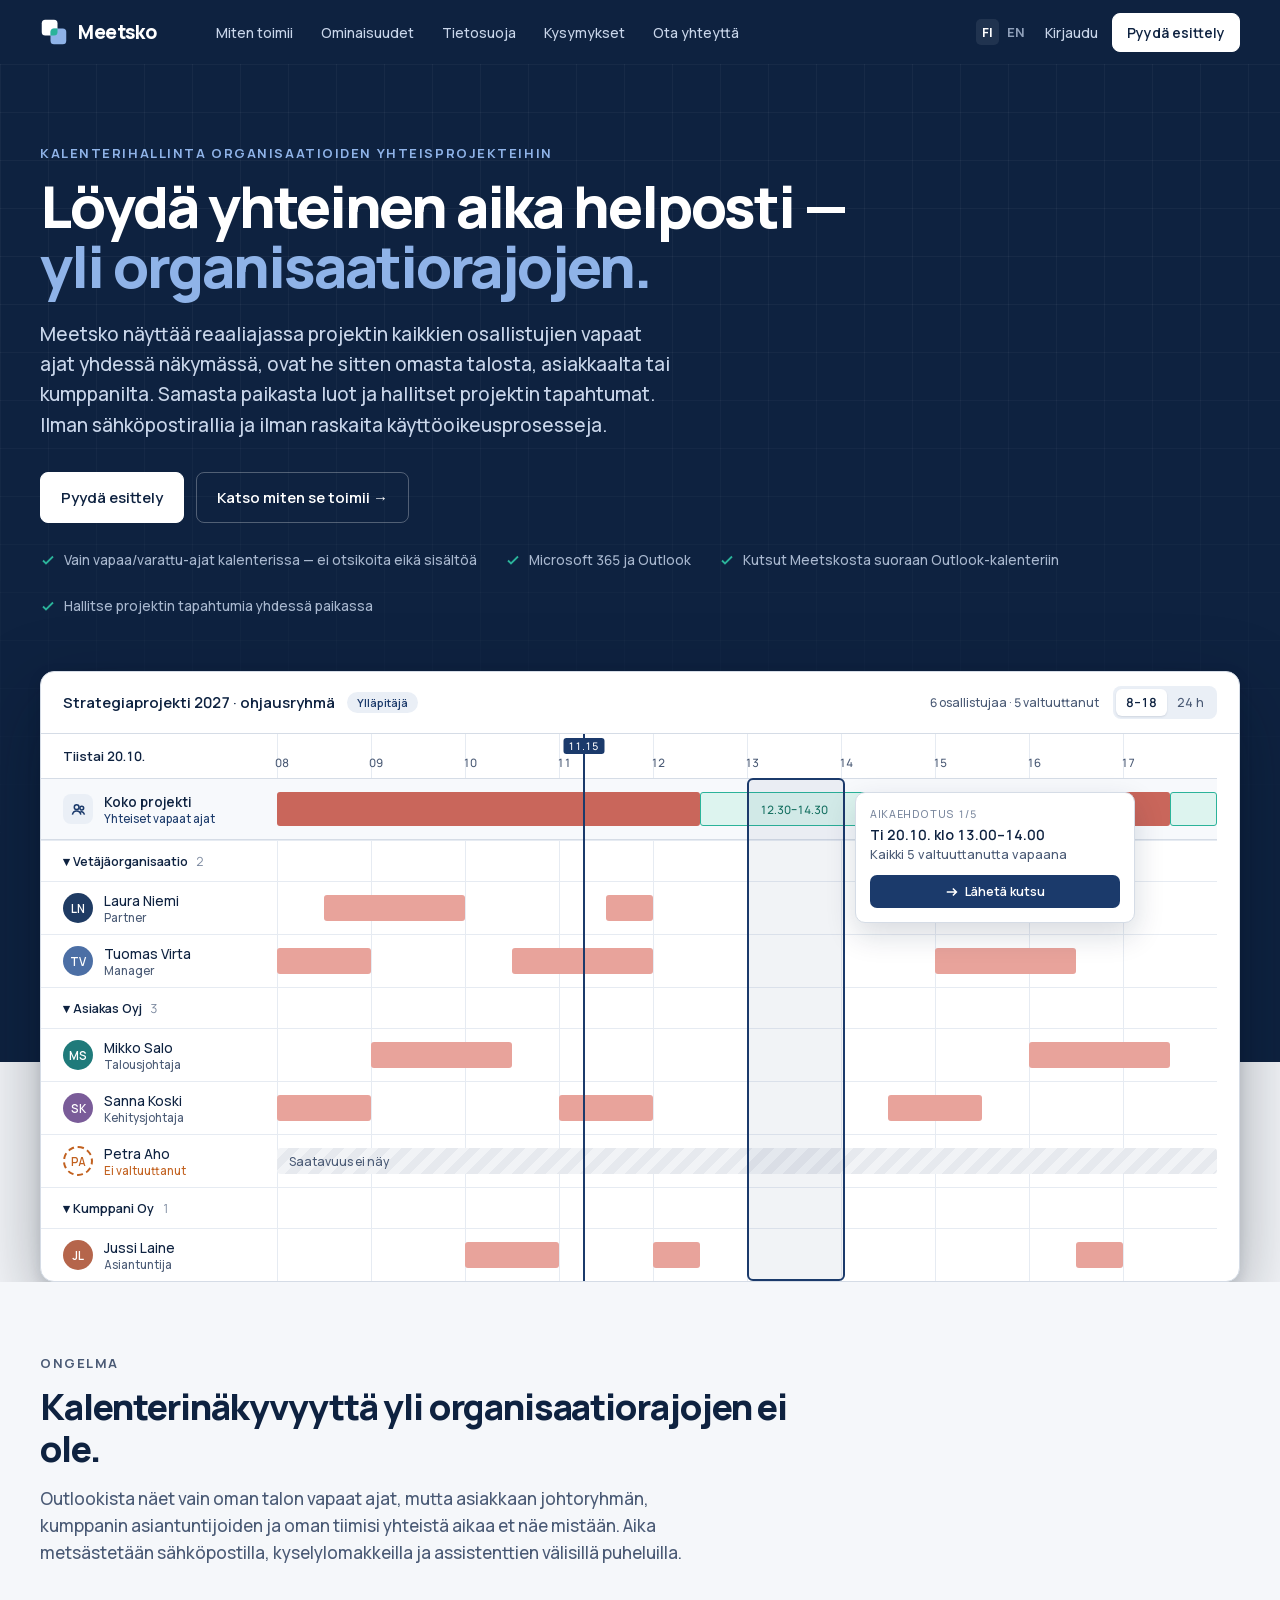
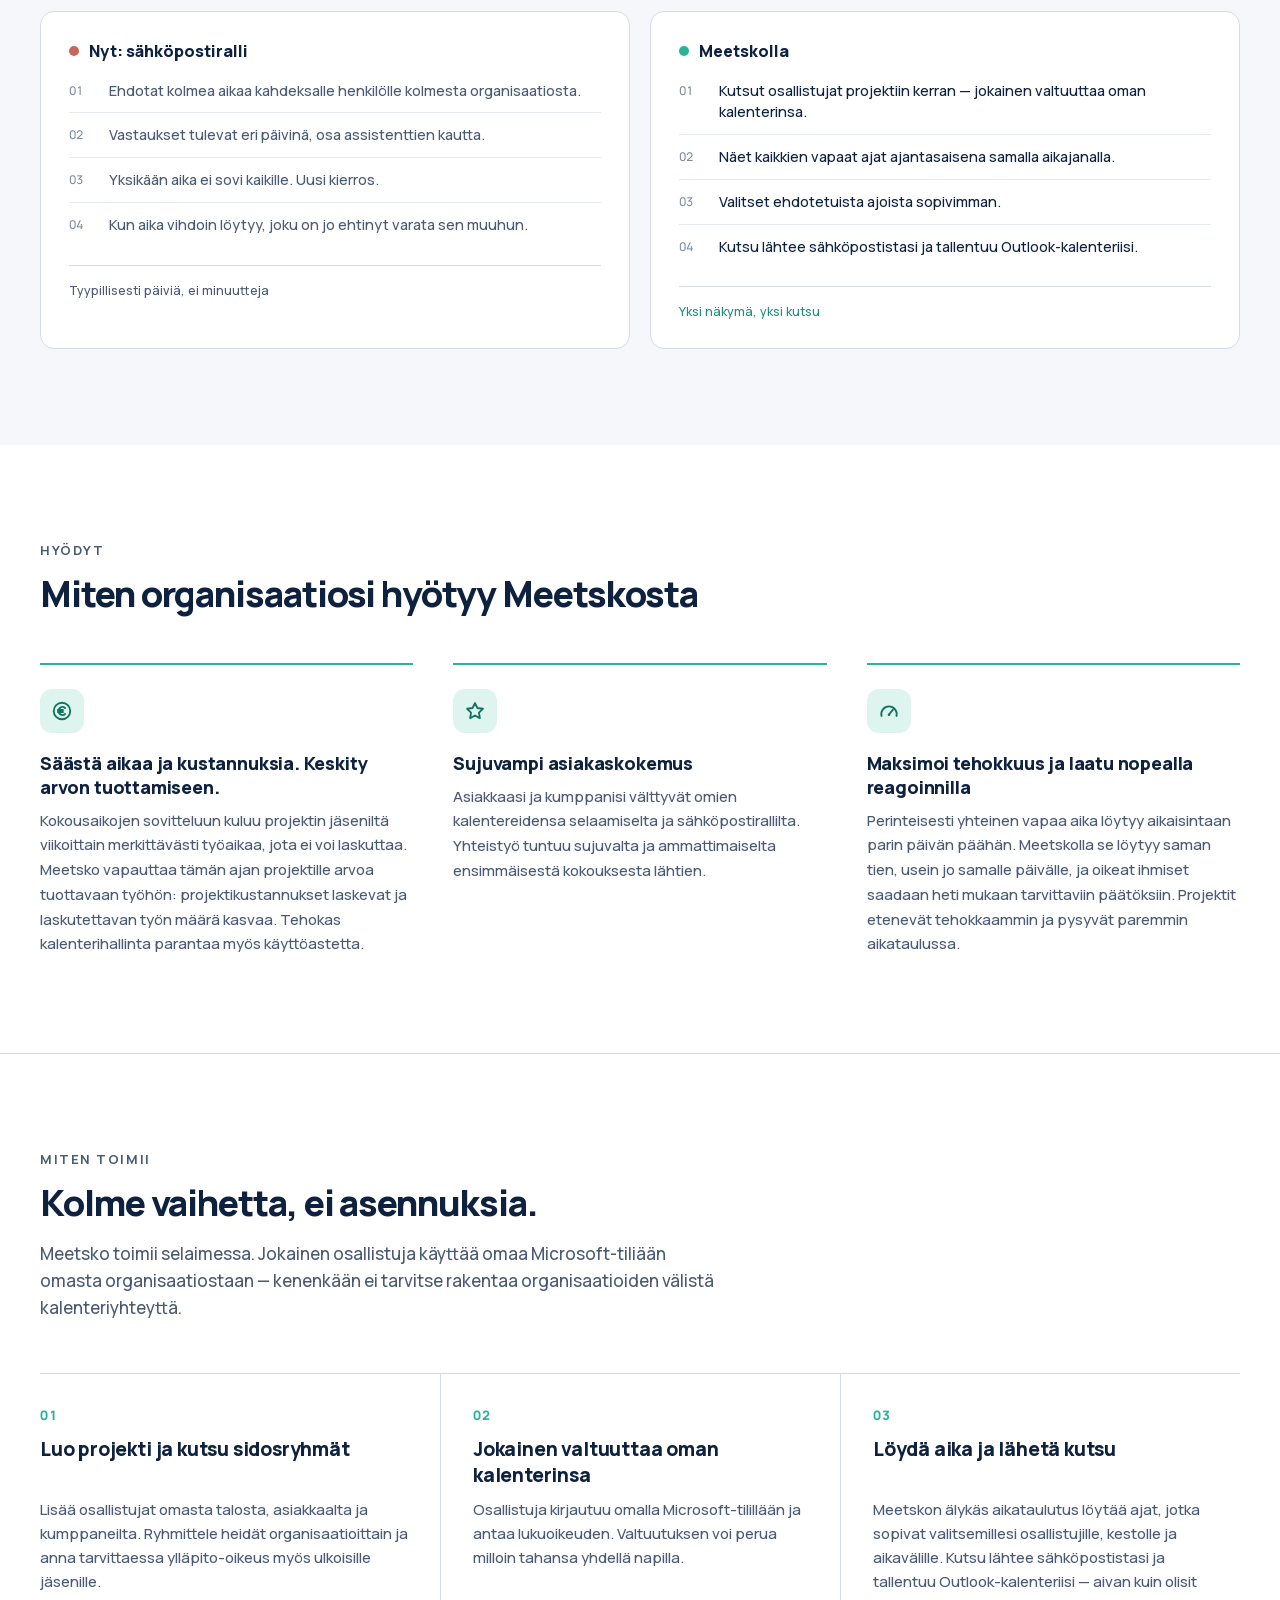
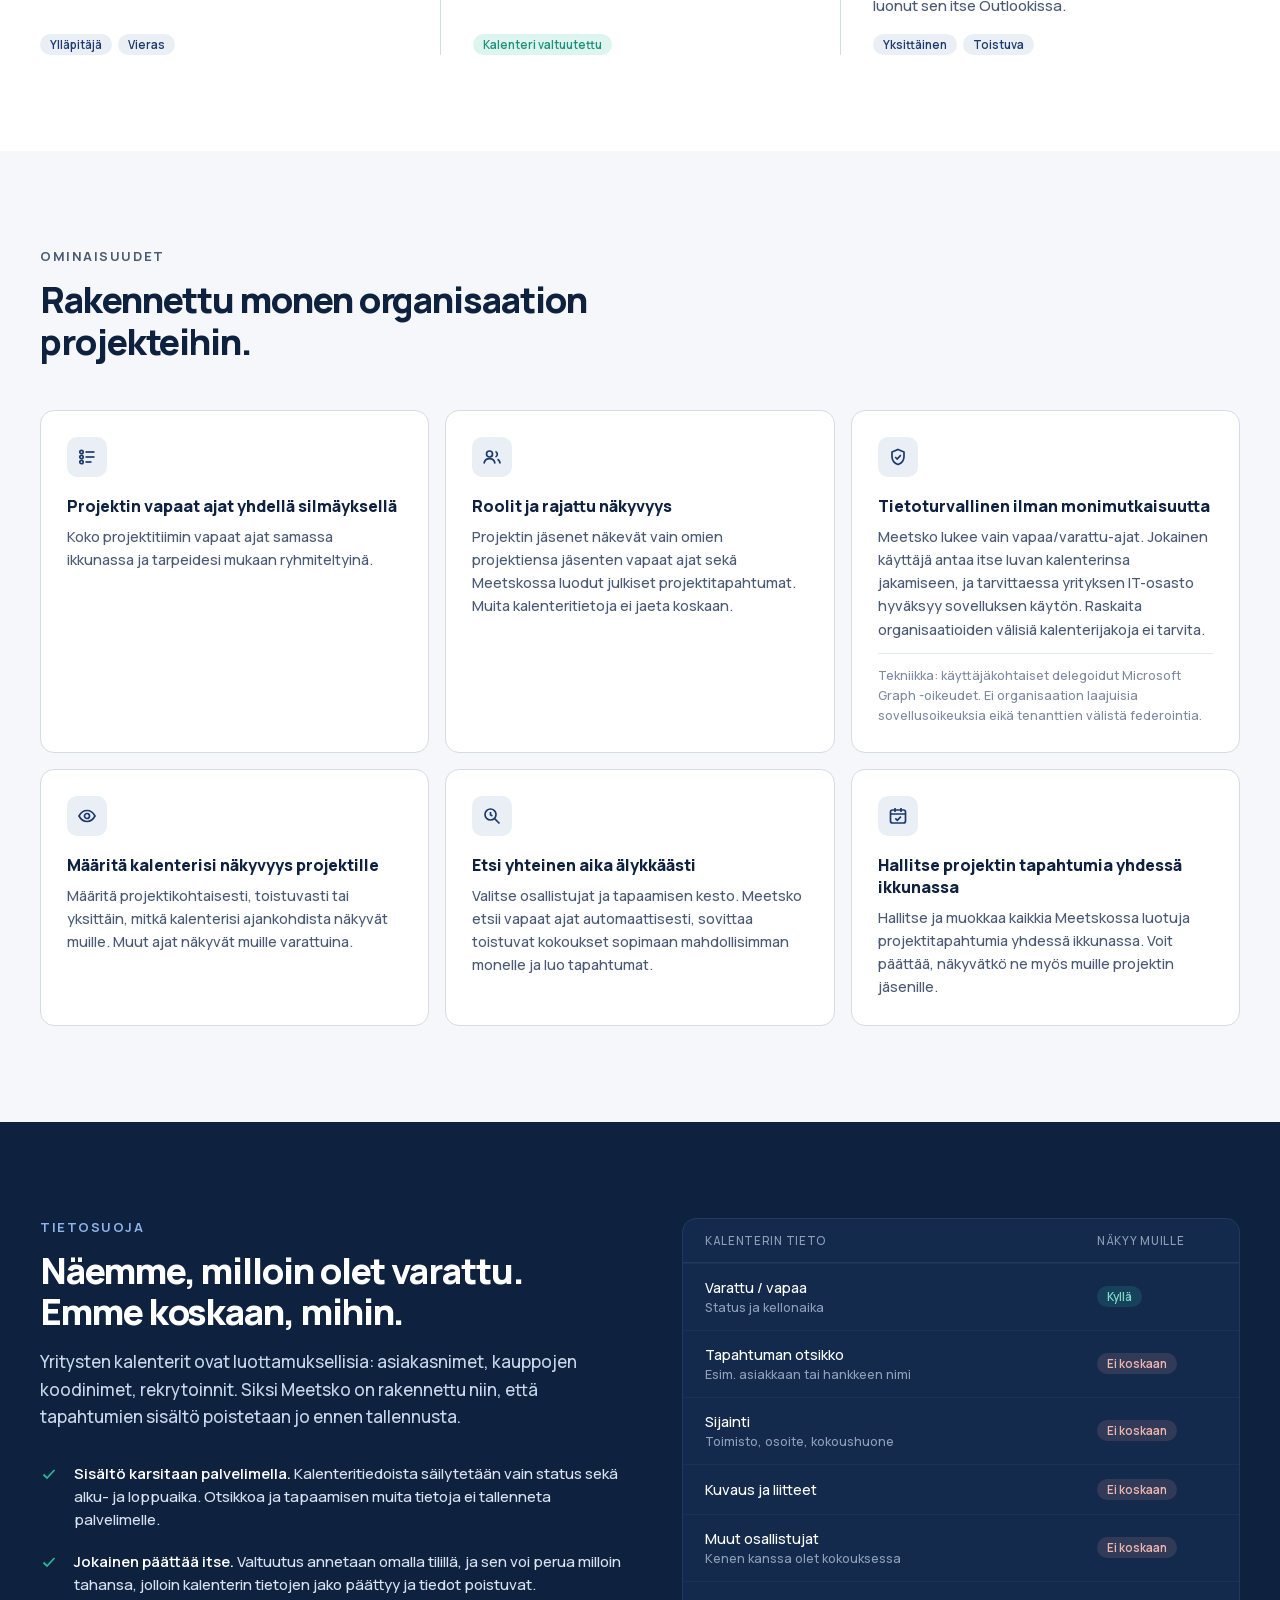
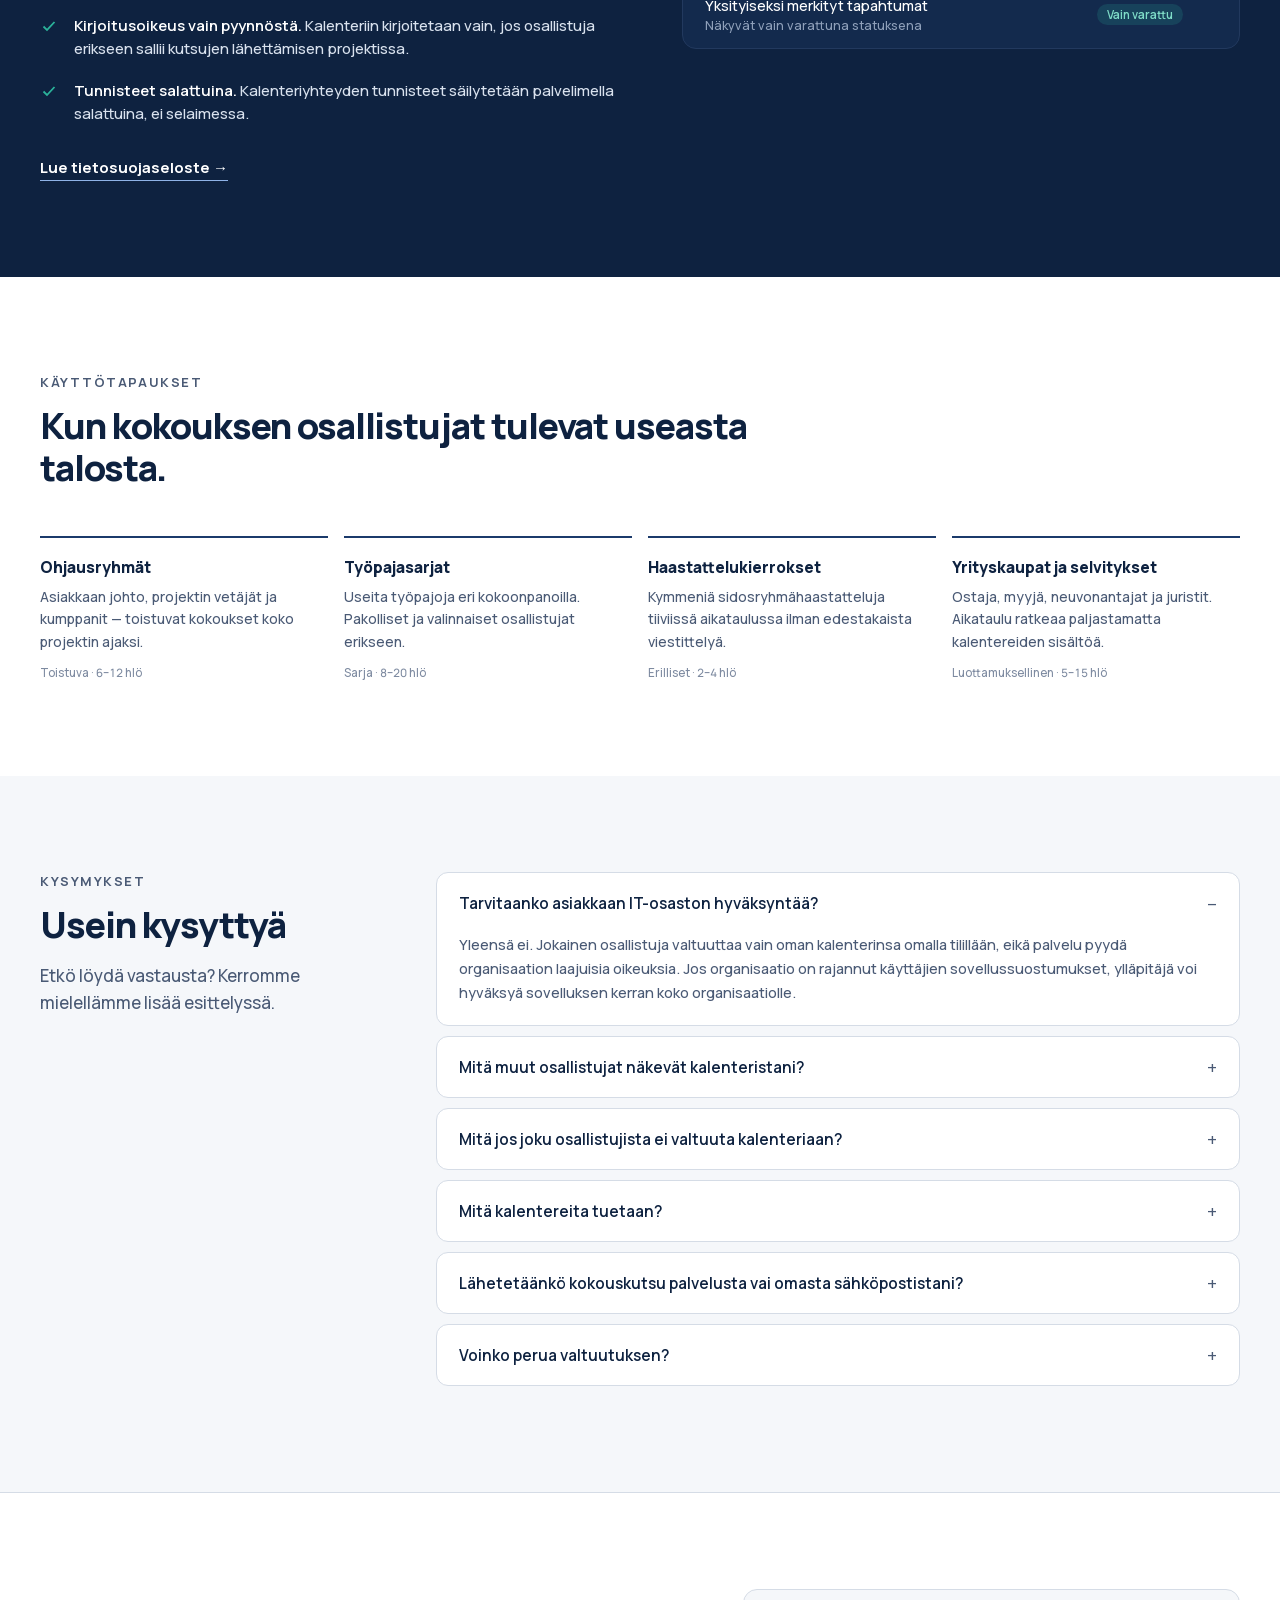
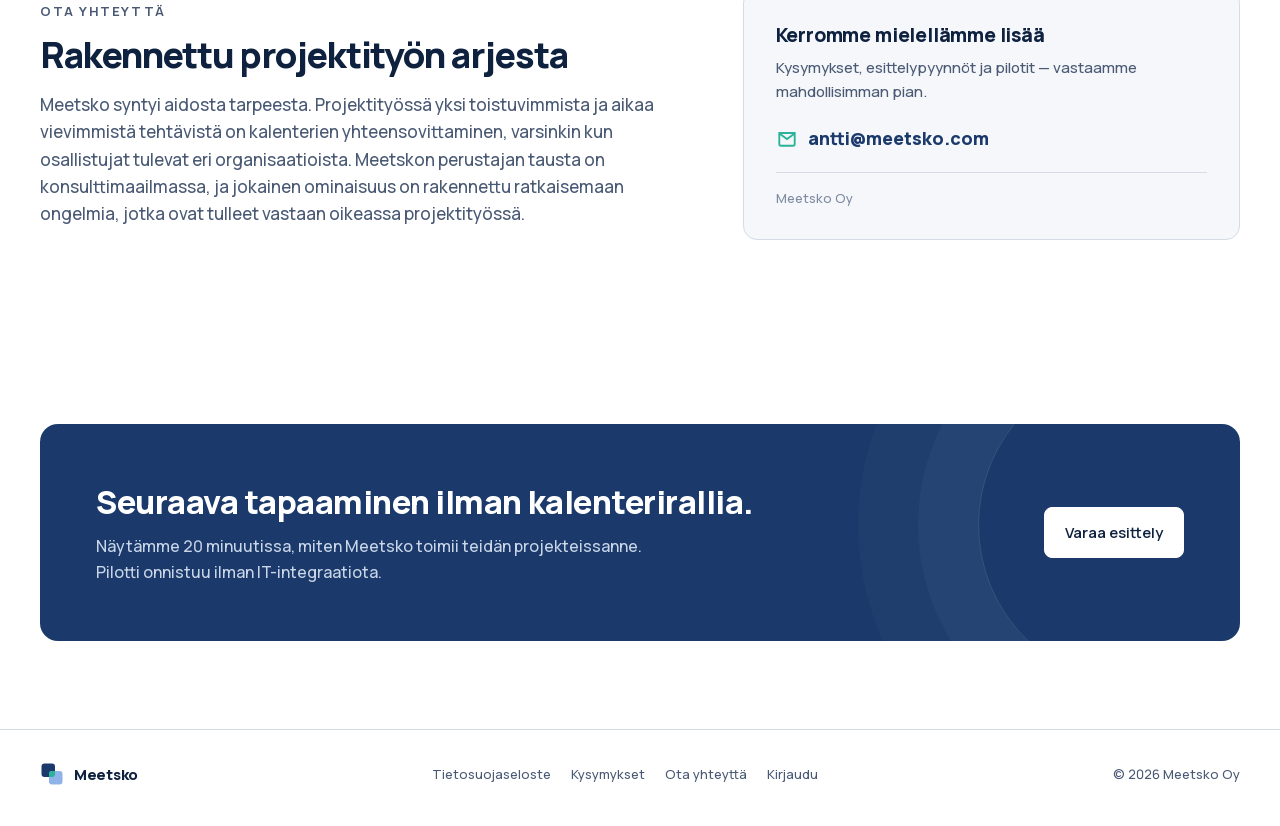
<file: index.html>
<!DOCTYPE html>
<html lang="fi">
<head>
<meta charset="UTF-8" />
<meta name="viewport" content="width=device-width, initial-scale=1.0" />
<title>Meetsko — yhteinen aika yli organisaatiorajojen</title>
<meta name="description" content="Meetsko näyttää projektin kaikkien sidosryhmien vapaat ajat yhdessä näkymässä — eri organisaatioista, ilman jaettua kalenteri-infraa ja ilman sähköpostirallia." />
<link rel="preload" href="/fonts/manrope-latin.woff2" as="font" type="font/woff2" crossorigin />
<link rel="canonical" href="https://meetsko.com/fi/" />
<link rel="alternate" hreflang="fi" href="https://meetsko.com/fi/" />
<link rel="alternate" hreflang="en" href="https://meetsko.com/en/" />
<link rel="alternate" hreflang="x-default" href="https://meetsko.com/" />
<link rel="icon" type="image/svg+xml" href="data:image/svg+xml,%3Csvg xmlns='http://www.w3.org/2000/svg' viewBox='0 0 64 64'%3E%3Crect x='4' y='4' width='36' height='36' rx='8' fill='%231B3A6B'/%3E%3Crect x='24' y='24' width='36' height='36' rx='8' fill='%238FB3E8'/%3E%3Cpath d='M24 32A8 8 0 0 1 32 24H40V32A8 8 0 0 1 32 40H24Z' fill='%232BB39A'/%3E%3C/svg%3E" />
<link rel="stylesheet" href="/app.css" />
<link rel="stylesheet" href="/landing.css" />
</head>
<body>

<header class="app-nav">
  <div class="app-nav-inner">
    <a class="brand" href="/fi/">
      <svg width="28" height="28" viewBox="0 0 64 64" aria-hidden="true"><rect x="4" y="4" width="36" height="36" rx="8" fill="#FFFFFF"/><rect x="24" y="24" width="36" height="36" rx="8" fill="#8FB3E8"/><path d="M24 32A8 8 0 0 1 32 24H40V32A8 8 0 0 1 32 40H24Z" fill="#2BB39A"/></svg>
      Meetsko
    </a>
    <nav class="landing-links">
      <a href="#miten">Miten toimii</a>
      <a href="#ominaisuudet">Ominaisuudet</a>
      <a href="#tietosuoja">Tietosuoja</a>
      <a href="#ukk">Kysymykset</a>
      <a href="#yhteystiedot">Ota yhteyttä</a>
    </nav>
    <div class="nav-cta">
      <nav class="lang-switch" aria-label="Kieli">
        <a href="/fi/" class="on" lang="fi" hreflang="fi" aria-current="page" onclick="setLang('fi')">FI</a>
        <a href="/en/" lang="en" hreflang="en" onclick="setLang('en')">EN</a>
      </nav>
      <a class="login-link" href="https://app.meetsko.com/login.html">Kirjaudu</a>
      <a class="btn" href="mailto:antti@meetsko.com?subject=Meetsko%20%E2%80%93%20esittelypyynt%C3%B6">Pyydä esittely</a>
    </div>
  </div>
</header>

<main>
  <!-- ============ HERO ============ -->
  <section class="hero">
    <div class="wrap">
      <p class="eyebrow">Kalenterihallinta organisaatioiden yhteisprojekteihin</p>
      <h1>Löydä yhteinen aika helposti — <em>yli organisaatiorajojen.</em></h1>
      <p class="hero-lead">Meetsko näyttää reaaliajassa projektin kaikkien osallistujien vapaat ajat yhdessä näkymässä, ovat he sitten omasta talosta, asiakkaalta tai kumppanilta. Samasta paikasta luot ja hallitset projektin tapahtumat. Ilman sähköpostirallia ja ilman raskaita käyttöoikeusprosesseja.</p>
      <div class="hero-ctas">
        <a class="btn light" href="mailto:antti@meetsko.com?subject=Meetsko%20%E2%80%93%20esittelypyynt%C3%B6">Pyydä esittely</a>
        <a class="btn ghost" href="#miten">Katso miten se toimii →</a>
      </div>
      <ul class="hero-facts">
        <li><svg viewBox="0 0 16 16" fill="none" stroke="currentColor" stroke-width="1.8"><path d="M3 8.5l3 3 7-7"/></svg>Vain vapaa/varattu-ajat kalenterissa — ei otsikoita eikä sisältöä</li>
        <li><svg viewBox="0 0 16 16" fill="none" stroke="currentColor" stroke-width="1.8"><path d="M3 8.5l3 3 7-7"/></svg>Microsoft 365 ja Outlook</li>
        <li><svg viewBox="0 0 16 16" fill="none" stroke="currentColor" stroke-width="1.8"><path d="M3 8.5l3 3 7-7"/></svg>Kutsut Meetskosta suoraan Outlook-kalenteriin</li>
        <li><svg viewBox="0 0 16 16" fill="none" stroke="currentColor" stroke-width="1.8"><path d="M3 8.5l3 3 7-7"/></svg>Hallitse projektin tapahtumia yhdessä paikassa</li>
      </ul>

      <div class="hero-stage">
        <div class="mock" aria-label="Esimerkkinäkymä Meetskon projektikalenterista" role="img">
          <div class="mock-bar">
            <div class="mock-title">Strategiaprojekti 2027 · ohjausryhmä <span class="role-badge">Ylläpitäjä</span></div>
            <div style="display:flex;gap:14px;align-items:center;flex-wrap:wrap;">
              <span class="mock-meta">6 osallistujaa · 5 valtuuttanut</span>
              <span class="mock-seg"><span class="on">8–18</span><span>24 h</span></span>
            </div>
          </div>
          <div class="mock-scroll">
            <div class="mock-grid">
              <!-- vasen: nimet -->
              <div>
                <div class="m-ruler-name">Tiistai 20.10.</div>
                <div class="m-name m-whole">
                  <span class="m-avatar group"><svg viewBox="0 0 16 16" fill="none" stroke="currentColor" stroke-width="1.6"><circle cx="6" cy="5.5" r="2.5"/><circle cx="11.5" cy="6.5" r="2"/><path d="M1.5 13.5c.5-2.5 2.3-4 4.5-4s4 1.5 4.5 4M10 10c2 0 3.8 1 4.3 3.5"/></svg></span>
                  <span class="m-who"><b style="font-weight:600">Koko projekti</b><small class="grp">Yhteiset vapaat ajat</small></span>
                </div>
                <div class="m-grp">▾ Vetäjäorganisaatio <span class="count">2</span></div>
                <div class="m-name"><span class="m-avatar" style="background:#1F3B63">LN</span><span class="m-who"><b>Laura Niemi</b><small>Partner</small></span></div>
                <div class="m-name"><span class="m-avatar" style="background:#4C6FA5">TV</span><span class="m-who"><b>Tuomas Virta</b><small>Manager</small></span></div>
                <div class="m-grp">▾ Asiakas Oyj <span class="count">3</span></div>
                <div class="m-name"><span class="m-avatar" style="background:#1F7A7A">MS</span><span class="m-who"><b>Mikko Salo</b><small>Talousjohtaja</small></span></div>
                <div class="m-name"><span class="m-avatar" style="background:#7A5C99">SK</span><span class="m-who"><b>Sanna Koski</b><small>Kehitysjohtaja</small></span></div>
                <div class="m-name"><span class="m-avatar pending">PA</span><span class="m-who"><b>Petra Aho</b><small class="warn">Ei valtuuttanut</small></span></div>
                <div class="m-grp">▾ Kumppani Oy <span class="count">1</span></div>
                <div class="m-name"><span class="m-avatar" style="background:#B5654B">JL</span><span class="m-who"><b>Jussi Laine</b><small>Asiantuntija</small></span></div>
              </div>
              <!-- oikea: aikajana 8–18, 10 % = 1 h -->
              <div style="position:relative;">
                <div class="m-hours"></div>
                <div class="m-ruler">
                  <span style="left:0%">08</span><span style="left:10%">09</span><span style="left:20%">10</span><span style="left:30%">11</span><span style="left:40%">12</span><span style="left:50%">13</span><span style="left:60%">14</span><span style="left:70%">15</span><span style="left:80%">16</span><span style="left:90%">17</span>
                </div>
                <div class="m-line m-whole"><div class="lane">
                  <div class="b strong" style="left:0%;width:45%"></div>
                  <div class="f" style="left:45%;width:20%">12.30–14.30</div>
                  <div class="b strong" style="left:65%;width:30%"></div>
                  <div class="f" style="left:95%;width:5%"></div>
                </div></div>
                <div class="m-grp-line"></div>
                <div class="m-line"><div class="lane"><div class="b" style="left:5%;width:15%"></div><div class="b" style="left:35%;width:5%"></div><div class="b" style="left:75%;width:10%"></div></div></div>
                <div class="m-line"><div class="lane"><div class="b" style="left:0%;width:10%"></div><div class="b" style="left:25%;width:15%"></div><div class="b" style="left:70%;width:15%"></div></div></div>
                <div class="m-grp-line"></div>
                <div class="m-line"><div class="lane"><div class="b" style="left:10%;width:15%"></div><div class="b" style="left:80%;width:15%"></div></div></div>
                <div class="m-line"><div class="lane"><div class="b" style="left:0%;width:10%"></div><div class="b" style="left:30%;width:10%"></div><div class="b" style="left:65%;width:10%"></div></div></div>
                <div class="m-line"><div class="lane"><div class="na">Saatavuus ei näy</div></div></div>
                <div class="m-grp-line"></div>
                <div class="m-line"><div class="lane"><div class="b" style="left:20%;width:10%"></div><div class="b" style="left:40%;width:5%"></div><div class="b" style="left:85%;width:5%"></div></div></div>

                <div class="now" style="left:32.5%"><i>11.15</i></div>
                <div class="pick" style="left:50%;width:10%"></div>
                <div class="pick-card" style="left:calc(60% + 14px)">
                  <div class="pc-k">Aikaehdotus 1/5</div>
                  <div class="pc-t">Ti 20.10. klo 13.00–14.00</div>
                  <div class="pc-s">Kaikki 5 valtuuttanutta vapaana</div>
                  <div class="pc-btn"><svg viewBox="0 0 16 16" fill="none" stroke="currentColor" stroke-width="1.8"><path d="M2 8h11M9 4l4 4-4 4"/></svg>Lähetä kutsu</div>
                </div>
              </div>
            </div>
          </div>
        </div>
      </div>
    </div>
  </section>

  <!-- ============ ONGELMA ============ -->
  <section class="problem">
    <div class="wrap">
      <p class="eyebrow">Ongelma</p>
      <h2 class="sec-h">Kalenterinäkyvyyttä yli organisaatiorajojen ei ole.</h2>
      <p class="sec-lead">Outlookista näet vain oman talon vapaat ajat, mutta asiakkaan johtoryhmän, kumppanin asiantuntijoiden ja oman tiimisi yhteistä aikaa et näe mistään. Aika metsästetään sähköpostilla, kyselylomakkeilla ja assistenttien välisillä puheluilla.</p>
      <div class="compare">
        <div class="cmp before">
          <h3><span class="dot"></span>Nyt: sähköpostiralli</h3>
          <ol>
            <li>Ehdotat kolmea aikaa kahdeksalle henkilölle kolmesta organisaatiosta.</li>
            <li>Vastaukset tulevat eri päivinä, osa assistenttien kautta.</li>
            <li>Yksikään aika ei sovi kaikille. Uusi kierros.</li>
            <li>Kun aika vihdoin löytyy, joku on jo ehtinyt varata sen muuhun.</li>
          </ol>
          <div class="cmp-foot">Tyypillisesti päiviä, ei minuutteja</div>
        </div>
        <div class="cmp after">
          <h3><span class="dot"></span>Meetskolla</h3>
          <ol>
            <li>Kutsut osallistujat projektiin kerran — jokainen valtuuttaa oman kalenterinsa.</li>
            <li>Näet kaikkien vapaat ajat ajantasaisena samalla aikajanalla.</li>
            <li>Valitset ehdotetuista ajoista sopivimman.</li>
            <li>Kutsu lähtee sähköpostistasi ja tallentuu Outlook-kalenteriisi.</li>
          </ol>
          <div class="cmp-foot">Yksi näkymä, yksi kutsu</div>
        </div>
      </div>
    </div>
  </section>

  <!-- ============ HYÖDYT ============ -->
  <section class="benefits" id="hyodyt">
    <div class="wrap">
      <p class="eyebrow">Hyödyt</p>
      <h2 class="sec-h">Miten organisaatiosi hyötyy Meetskosta</h2>
      <div class="benefit-grid">
        <div class="benefit">
          <div class="ic"><svg viewBox="0 0 20 20" fill="none" stroke="currentColor" stroke-width="1.7" stroke-linecap="round" aria-hidden="true"><circle cx="10" cy="10" r="7.5"/><path d="M12.8 7.3a3.6 3.6 0 1 0 0 5.4"/><path d="M6.3 9.1h4.6M6.3 10.9h4.6"/></svg></div>
          <h3>Säästä aikaa ja kustannuksia. Keskity arvon tuottamiseen.</h3>
          <p>Kokousaikojen sovitteluun kuluu projektin jäseniltä viikoittain merkittävästi työaikaa, jota ei voi laskuttaa. Meetsko vapauttaa tämän ajan projektille arvoa tuottavaan työhön: projektikustannukset laskevat ja laskutettavan työn määrä kasvaa. Tehokas kalenterihallinta parantaa myös käyttöastetta.</p>
        </div>
        <div class="benefit">
          <div class="ic"><svg viewBox="0 0 20 20" fill="none" stroke="currentColor" stroke-width="1.7" stroke-linejoin="round" aria-hidden="true"><path d="M10 2.8l2.2 4.5 5 .7-3.6 3.5.8 5-4.4-2.4-4.4 2.4.8-5L2.8 8l5-.7z"/></svg></div>
          <h3>Sujuvampi asiakaskokemus</h3>
          <p>Asiakkaasi ja kumppanisi välttyvät omien kalentereidensa selaamiselta ja sähköpostirallilta. Yhteistyö tuntuu sujuvalta ja ammattimaiselta ensimmäisestä kokouksesta lähtien.</p>
        </div>
        <div class="benefit">
          <div class="ic"><svg viewBox="0 0 20 20" fill="none" stroke="currentColor" stroke-width="1.7" stroke-linecap="round" aria-hidden="true"><path d="M3.2 14.5a7 7 0 1 1 13.6 0"/><path d="M10 13.2l3.6-4.4"/><circle cx="10" cy="13.4" r="1.2" fill="currentColor" stroke="none"/></svg></div>
          <h3>Maksimoi tehokkuus ja laatu nopealla reagoinnilla</h3>
          <p>Perinteisesti yhteinen vapaa aika löytyy aikaisintaan parin päivän päähän. Meetskolla se löytyy saman tien, usein jo samalle päivälle, ja oikeat ihmiset saadaan heti mukaan tarvittaviin päätöksiin. Projektit etenevät tehokkaammin ja pysyvät paremmin aikataulussa.</p>
        </div>
      </div>
    </div>
  </section>

  <!-- ============ MITEN TOIMII ============ -->
  <section id="miten">
    <div class="wrap">
      <p class="eyebrow">Miten toimii</p>
      <h2 class="sec-h">Kolme vaihetta, ei asennuksia.</h2>
      <p class="sec-lead">Meetsko toimii selaimessa. Jokainen osallistuja käyttää omaa Microsoft-tiliään omasta organisaatiostaan — kenenkään ei tarvitse rakentaa organisaatioiden välistä kalenteriyhteyttä.</p>
      <div class="steps">
        <div class="step">
          <div class="step-n">01</div>
          <h3>Luo projekti ja kutsu sidosryhmät</h3>
          <p>Lisää osallistujat omasta talosta, asiakkaalta ja kumppaneilta. Ryhmittele heidät organisaatioittain ja anna tarvittaessa ylläpito-oikeus myös ulkoisille jäsenille.</p>
          <div class="chip-row"><span class="chip">Ylläpitäjä</span><span class="chip">Vieras</span></div>
        </div>
        <div class="step">
          <div class="step-n">02</div>
          <h3>Jokainen valtuuttaa oman kalenterinsa</h3>
          <p>Osallistuja kirjautuu omalla Microsoft-tilillään ja antaa lukuoikeuden. Valtuutuksen voi perua milloin tahansa yhdellä napilla.</p>
          <div class="chip-row"><span class="chip ok">Kalenteri valtuutettu</span></div>
        </div>
        <div class="step">
          <div class="step-n">03</div>
          <h3>Löydä aika ja lähetä kutsu</h3>
          <p>Meetskon älykäs aikataulutus löytää ajat, jotka sopivat valitsemillesi osallistujille, kestolle ja aikavälille. Kutsu lähtee sähköpostistasi ja tallentuu Outlook-kalenteriisi — aivan kuin olisit luonut sen itse Outlookissa.</p>
          <div class="chip-row"><span class="chip">Yksittäinen</span><span class="chip">Toistuva</span></div>
        </div>
      </div>
    </div>
  </section>

  <!-- ============ OMINAISUUDET ============ -->
  <section class="features" id="ominaisuudet">
    <div class="wrap">
      <p class="eyebrow">Ominaisuudet</p>
      <h2 class="sec-h">Rakennettu monen organisaation projekteihin.</h2>
      <div class="feat-grid">
        <div class="feat">
          <div class="ic"><svg viewBox="0 0 20 20" fill="none" stroke="currentColor" stroke-width="1.7"><circle cx="4.5" cy="5" r="1.7"/><path d="M8.5 5h9"/><circle cx="4.5" cy="10" r="1.7"/><path d="M8.5 10h9"/><circle cx="4.5" cy="15" r="1.7"/><path d="M8.5 15h6"/></svg></div>
          <h3>Projektin vapaat ajat yhdellä silmäyksellä</h3>
          <p>Koko projektitiimin vapaat ajat samassa ikkunassa ja tarpeidesi mukaan ryhmiteltyinä.</p>
        </div>
        <div class="feat">
          <div class="ic"><svg viewBox="0 0 20 20" fill="none" stroke="currentColor" stroke-width="1.7"><circle cx="7.5" cy="7" r="3"/><path d="M2 16.5c.6-3 2.8-4.8 5.5-4.8s4.9 1.8 5.5 4.8"/><path d="M13.5 4.5a3 3 0 0 1 0 5.5M15.5 12.2c1.4.6 2.3 2 2.6 4.3"/></svg></div>
          <h3>Roolit ja rajattu näkyvyys</h3>
          <p>Projektin jäsenet näkevät vain omien projektiensa jäsenten vapaat ajat sekä Meetskossa luodut julkiset projektitapahtumat. Muita kalenteritietoja ei jaeta koskaan.</p>
        </div>
        <div class="feat">
          <div class="ic"><svg viewBox="0 0 20 20" fill="none" stroke="currentColor" stroke-width="1.7"><path d="M10 2.5l6 2.5v4.5c0 4-2.6 6.8-6 8-3.4-1.2-6-4-6-8V5z"/><path d="M7.2 10l2 2 3.6-3.8"/></svg></div>
          <h3>Tietoturvallinen ilman monimutkaisuutta</h3>
          <p>Meetsko lukee vain vapaa/varattu-ajat. Jokainen käyttäjä antaa itse luvan kalenterinsa jakamiseen, ja tarvittaessa yrityksen IT-osasto hyväksyy sovelluksen käytön. Raskaita organisaatioiden välisiä kalenterijakoja ei tarvita.</p>
          <p class="tech">Tekniikka: käyttäjäkohtaiset delegoidut Microsoft Graph -oikeudet. Ei organisaation laajuisia sovellusoikeuksia eikä tenanttien välistä federointia.</p>
        </div>
        <div class="feat">
          <div class="ic"><svg viewBox="0 0 20 20" fill="none" stroke="currentColor" stroke-width="1.7"><path d="M2 10s3-5.5 8-5.5 8 5.5 8 5.5-3 5.5-8 5.5S2 10 2 10z"/><circle cx="10" cy="10" r="2.5"/></svg></div>
          <h3>Määritä kalenterisi näkyvyys projektille</h3>
          <p>Määritä projektikohtaisesti, toistuvasti tai yksittäin, mitkä kalenterisi ajankohdista näkyvät muille. Muut ajat näkyvät muille varattuina.</p>
        </div>
        <div class="feat">
          <div class="ic"><svg viewBox="0 0 20 20" fill="none" stroke="currentColor" stroke-width="1.7"><circle cx="8.5" cy="8.5" r="5.5"/><path d="M12.6 12.6L17.5 17.5"/><path d="M8.5 6v2.8l1.9 1.2"/></svg></div>
          <h3>Etsi yhteinen aika älykkäästi</h3>
          <p>Valitse osallistujat ja tapaamisen kesto. Meetsko etsii vapaat ajat automaattisesti, sovittaa toistuvat kokoukset sopimaan mahdollisimman monelle ja luo tapahtumat.</p>
        </div>
        <div class="feat">
          <div class="ic"><svg viewBox="0 0 20 20" fill="none" stroke="currentColor" stroke-width="1.7"><rect x="2.5" y="4" width="15" height="13" rx="2"/><path d="M2.5 8h15M7 2v4M13 2v4M7.3 12.3l2 2 3.6-3.6"/></svg></div>
          <h3>Hallitse projektin tapahtumia yhdessä ikkunassa</h3>
          <p>Hallitse ja muokkaa kaikkia Meetskossa luotuja projektitapahtumia yhdessä ikkunassa. Voit päättää, näkyvätkö ne myös muille projektin jäsenille.</p>
        </div>
      </div>
    </div>
  </section>

  <!-- ============ TIETOSUOJA ============ -->
  <section class="privacy" id="tietosuoja">
    <div class="wrap privacy-grid">
      <div>
        <p class="eyebrow">Tietosuoja</p>
        <h2 class="sec-h">Näemme, milloin olet varattu. Emme koskaan, mihin.</h2>
        <p class="sec-lead">Yritysten kalenterit ovat luottamuksellisia: asiakasnimet, kauppojen koodinimet, rekrytoinnit. Siksi Meetsko on rakennettu niin, että tapahtumien sisältö poistetaan jo ennen tallennusta.</p>
        <ul class="priv-points">
          <li><svg viewBox="0 0 18 18" fill="none" stroke="currentColor" stroke-width="1.8"><path d="M3.5 9.5l3.5 3.5 7.5-8"/></svg><span><b>Sisältö karsitaan palvelimella.</b> Kalenteritiedoista säilytetään vain status sekä alku- ja loppuaika. Otsikkoa ja tapaamisen muita tietoja ei tallenneta palvelimelle.</span></li>
          <li><svg viewBox="0 0 18 18" fill="none" stroke="currentColor" stroke-width="1.8"><path d="M3.5 9.5l3.5 3.5 7.5-8"/></svg><span><b>Jokainen päättää itse.</b> Valtuutus annetaan omalla tilillä, ja sen voi perua milloin tahansa, jolloin kalenterin tietojen jako päättyy ja tiedot poistuvat.</span></li>
          <li><svg viewBox="0 0 18 18" fill="none" stroke="currentColor" stroke-width="1.8"><path d="M3.5 9.5l3.5 3.5 7.5-8"/></svg><span><b>Kirjoitusoikeus vain pyynnöstä.</b> Kalenteriin kirjoitetaan vain, jos osallistuja erikseen sallii kutsujen lähettämisen projektissa.</span></li>
          <li><svg viewBox="0 0 18 18" fill="none" stroke="currentColor" stroke-width="1.8"><path d="M3.5 9.5l3.5 3.5 7.5-8"/></svg><span><b>Tunnisteet salattuina.</b> Kalenteriyhteyden tunnisteet säilytetään palvelimella salattuina, ei selaimessa.</span></li>
        </ul>
        <a class="priv-link" href="/tietosuojaseloste.html">Lue tietosuojaseloste →</a>
      </div>
      <div class="data-table">
        <div class="dt-head"><span>Kalenterin tieto</span><span>Näkyy muille</span></div>
        <div class="dt-row"><span>Varattu / vapaa<span class="sub">Status ja kellonaika</span></span><span class="tag yes">Kyllä</span></div>
        <div class="dt-row"><span>Tapahtuman otsikko<span class="sub">Esim. asiakkaan tai hankkeen nimi</span></span><span class="tag no">Ei koskaan</span></div>
        <div class="dt-row"><span>Sijainti<span class="sub">Toimisto, osoite, kokoushuone</span></span><span class="tag no">Ei koskaan</span></div>
        <div class="dt-row"><span>Kuvaus ja liitteet</span><span class="tag no">Ei koskaan</span></div>
        <div class="dt-row"><span>Muut osallistujat<span class="sub">Kenen kanssa olet kokouksessa</span></span><span class="tag no">Ei koskaan</span></div>
        <div class="dt-row"><span>Yksityiseksi merkityt tapahtumat<span class="sub">Näkyvät vain varattuna statuksena</span></span><span class="tag yes">Vain varattu</span></div>
      </div>
    </div>
  </section>

  <!-- ============ KÄYTTÖTAPAUKSET ============ -->
  <section>
    <div class="wrap">
      <p class="eyebrow">Käyttötapaukset</p>
      <h2 class="sec-h">Kun kokouksen osallistujat tulevat useasta talosta.</h2>
      <div class="uses">
        <div class="use">
          <h3>Ohjausryhmät</h3>
          <p>Asiakkaan johto, projektin vetäjät ja kumppanit — toistuvat kokoukset koko projektin ajaksi.</p>
          <div class="meta">Toistuva · 6–12 hlö</div>
        </div>
        <div class="use">
          <h3>Työpajasarjat</h3>
          <p>Useita työpajoja eri kokoonpanoilla. Pakolliset ja valinnaiset osallistujat erikseen.</p>
          <div class="meta">Sarja · 8–20 hlö</div>
        </div>
        <div class="use">
          <h3>Haastattelukierrokset</h3>
          <p>Kymmeniä sidosryhmähaastatteluja tiiviissä aikataulussa ilman edestakaista viestittelyä.</p>
          <div class="meta">Erilliset · 2–4 hlö</div>
        </div>
        <div class="use">
          <h3>Yrityskaupat ja selvitykset</h3>
          <p>Ostaja, myyjä, neuvonantajat ja juristit. Aikataulu ratkeaa paljastamatta kalentereiden sisältöä.</p>
          <div class="meta">Luottamuksellinen · 5–15 hlö</div>
        </div>
      </div>
    </div>
  </section>

  <!-- ============ UKK ============ -->
  <section class="faq" id="ukk">
    <div class="wrap faq-grid">
      <div>
        <p class="eyebrow">Kysymykset</p>
        <h2 class="sec-h">Usein kysyttyä</h2>
        <p class="sec-lead">Etkö löydä vastausta? Kerromme mielellämme lisää esittelyssä.</p>
      </div>
      <div>
        <details open>
          <summary>Tarvitaanko asiakkaan IT-osaston hyväksyntää?</summary>
          <p>Yleensä ei. Jokainen osallistuja valtuuttaa vain oman kalenterinsa omalla tilillään, eikä palvelu pyydä organisaation laajuisia oikeuksia. Jos organisaatio on rajannut käyttäjien sovellussuostumukset, ylläpitäjä voi hyväksyä sovelluksen kerran koko organisaatiolle.</p>
        </details>
        <details>
          <summary>Mitä muut osallistujat näkevät kalenteristani?</summary>
          <p>Ainoastaan sen, milloin olet varattu ja milloin vapaana. Tapahtumien otsikot, sijainnit, kuvaukset ja osallistujat poistetaan ennen tallennusta, eikä niitä näytetä kenellekään. Voit myös rajata erikseen ne ajankohdat, joina kalenterisi näkyy projektille.</p>
        </details>
        <details>
          <summary>Mitä jos joku osallistujista ei valtuuta kalenteriaan?</summary>
          <p>Hän näkyy projektissa merkinnällä "Saatavuus ei näy", ja yhteiset vapaat ajat lasketaan valtuuttaneiden perusteella. Hänet voi silti kutsua kokoukseen normaalisti.</p>
        </details>
        <details>
          <summary>Mitä kalentereita tuetaan?</summary>
          <p>Microsoft 365 ja Outlook, sekä työ- että henkilökohtaiset Microsoft-tilit. Google Calendar -tuki on kehityssuunnitelmassa.</p>
        </details>
        <details>
          <summary>Lähetetäänkö kokouskutsu palvelusta vai omasta sähköpostistani?</summary>
          <p>Omasta sähköpostistasi. Kokous luodaan Outlookiisi sinut järjestäjänä, joten vastaukset, muutokset ja peruutukset hoituvat tutusti Outlookissa.</p>
        </details>
        <details>
          <summary>Voinko perua valtuutuksen?</summary>
          <p>Kyllä, milloin tahansa omista asetuksistasi. Peruminen lopettaa kalenterin lukemisen ja muutosten seurannan välittömästi ja poistaa olemassa olevat kalenteriaikasi Meetskosta.</p>
        </details>
      </div>
    </div>
  </section>

  <!-- ============ YHTEYSTIEDOT ============ -->
  <section class="contact" id="yhteystiedot">
    <div class="wrap contact-grid">
      <div>
        <p class="eyebrow">Ota yhteyttä</p>
        <h2 class="sec-h">Rakennettu projektityön arjesta</h2>
        <p class="sec-lead">Meetsko syntyi aidosta tarpeesta. Projektityössä yksi toistuvimmista ja aikaa vievimmistä tehtävistä on kalenterien yhteensovittaminen, varsinkin kun osallistujat tulevat eri organisaatioista. Meetskon perustajan tausta on konsulttimaailmassa, ja jokainen ominaisuus on rakennettu ratkaisemaan ongelmia, jotka ovat tulleet vastaan oikeassa projektityössä.</p>
      </div>
      <div class="contact-card">
        <h3>Kerromme mielellämme lisää</h3>
        <p>Kysymykset, esittelypyynnöt ja pilotit — vastaamme mahdollisimman pian.</p>
        <a class="contact-mail" href="mailto:antti@meetsko.com"><svg viewBox="0 0 20 20" fill="none" stroke="currentColor" stroke-width="1.7" aria-hidden="true"><path d="M3 5.5h14v10a1.5 1.5 0 0 1-1.5 1.5h-11A1.5 1.5 0 0 1 3 15.5z"/><path d="M3 6l7 5 7-5"/></svg>antti@meetsko.com</a>
        <div class="contact-co">Meetsko Oy</div>
      </div>
    </div>
  </section>

  <!-- ============ CTA ============ -->
  <section class="cta" id="demo">
    <div class="wrap">
      <div class="cta-box">
        <div>
          <h2>Seuraava tapaaminen ilman kalenterirallia.</h2>
          <p>Näytämme 20 minuutissa, miten Meetsko toimii teidän projekteissanne. Pilotti onnistuu ilman IT-integraatiota.</p>
        </div>
        <div class="hero-ctas">
          <a class="btn light" href="mailto:antti@meetsko.com?subject=Meetsko%20%E2%80%93%20esittelypyynt%C3%B6">Varaa esittely</a>
        </div>
      </div>
    </div>
  </section>
</main>

<footer>
  <div class="wrap">
    <span class="brand">
      <svg width="24" height="24" viewBox="0 0 64 64" aria-hidden="true"><rect x="4" y="4" width="36" height="36" rx="8" fill="#1B3A6B"/><rect x="24" y="24" width="36" height="36" rx="8" fill="#8FB3E8"/><path d="M24 32A8 8 0 0 1 32 24H40V32A8 8 0 0 1 32 40H24Z" fill="#2BB39A"/></svg>
      Meetsko
    </span>
    <nav>
      <a href="/tietosuojaseloste.html">Tietosuojaseloste</a>
      <a href="#ukk">Kysymykset</a>
      <a href="#yhteystiedot">Ota yhteyttä</a>
      <a href="https://app.meetsko.com/login.html">Kirjaudu</a>
    </nav>
    <span>© 2026 Meetsko Oy</span>
  </div>
</footer>

<script>
  // Muistetaan valittu kieli: Netlify käyttää nf_lang-evästettä etusivun (/)
  // kieliohjauksessa (_redirects) selaimen kielen sijaan.
  function setLang(lang) {
    document.cookie = 'nf_lang=' + lang + '; path=/; max-age=31536000; SameSite=Lax';
  }
</script>
</body>
</html>
</file>
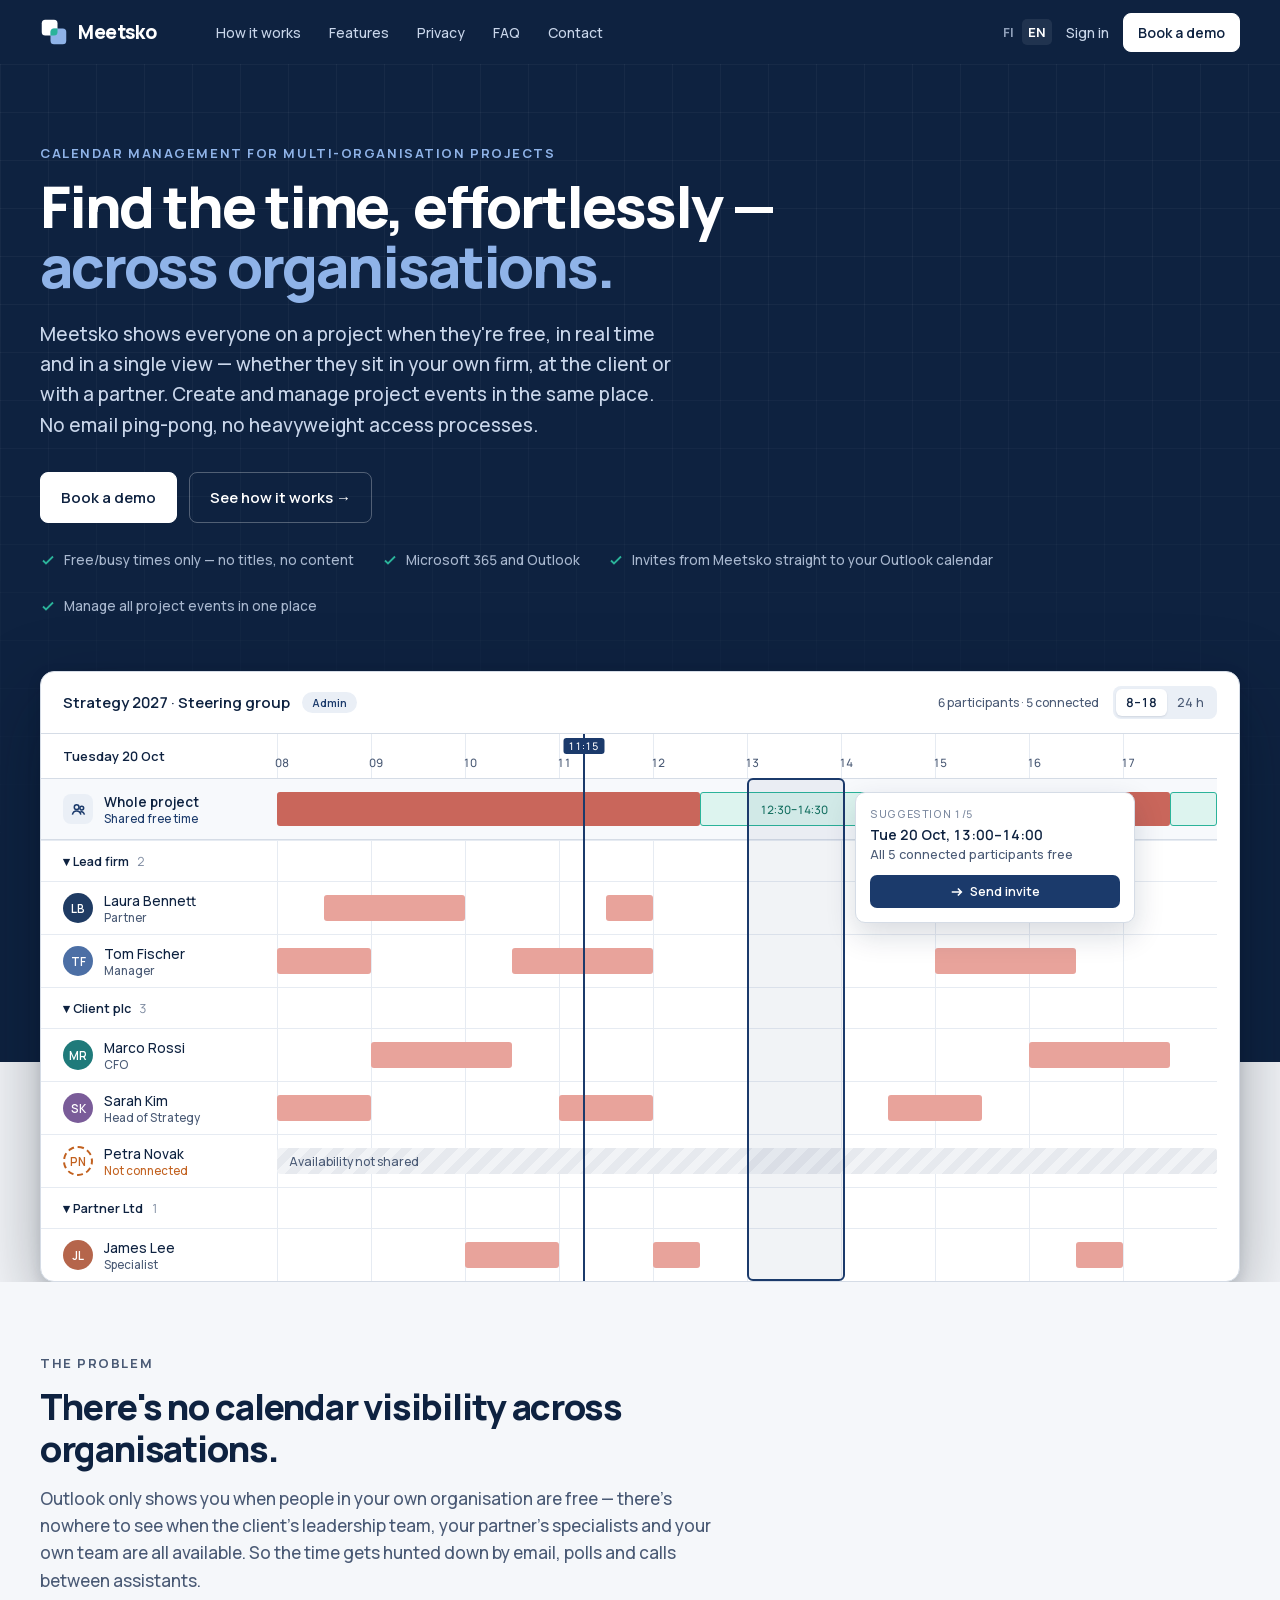
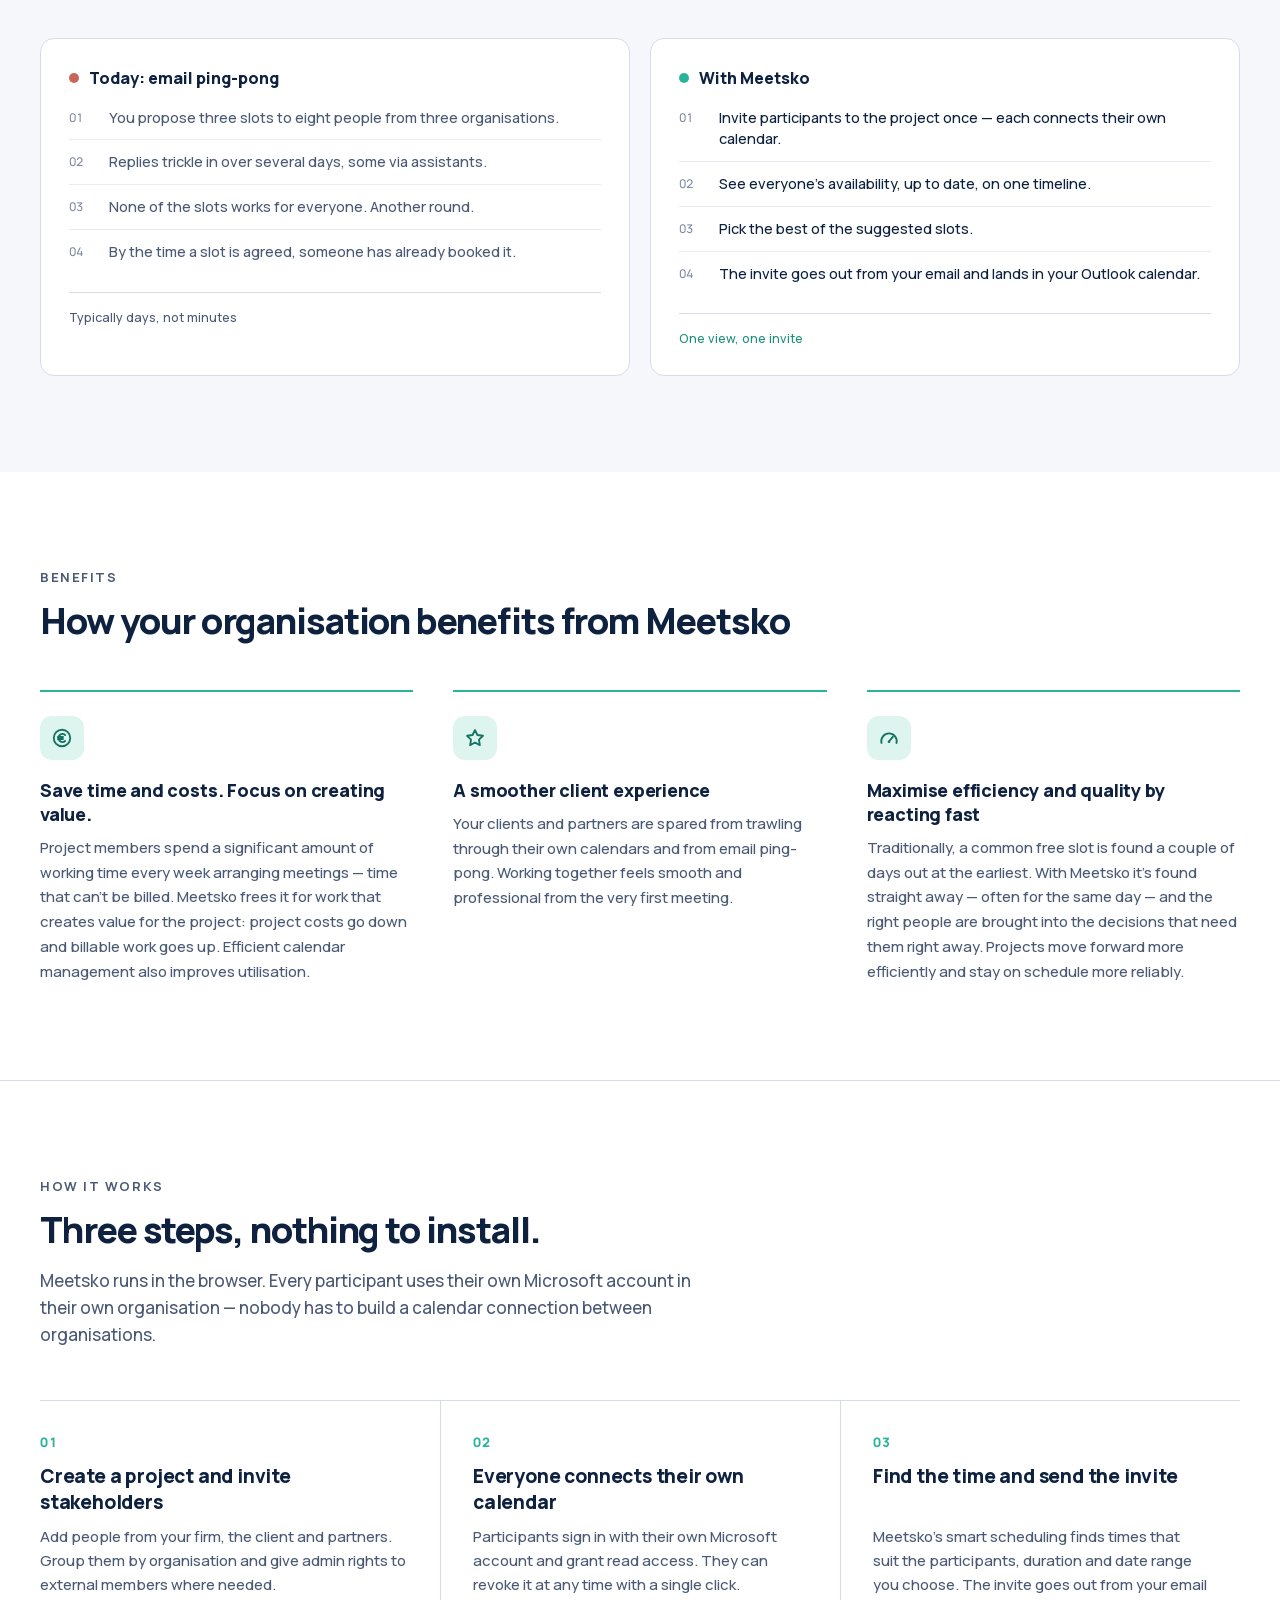
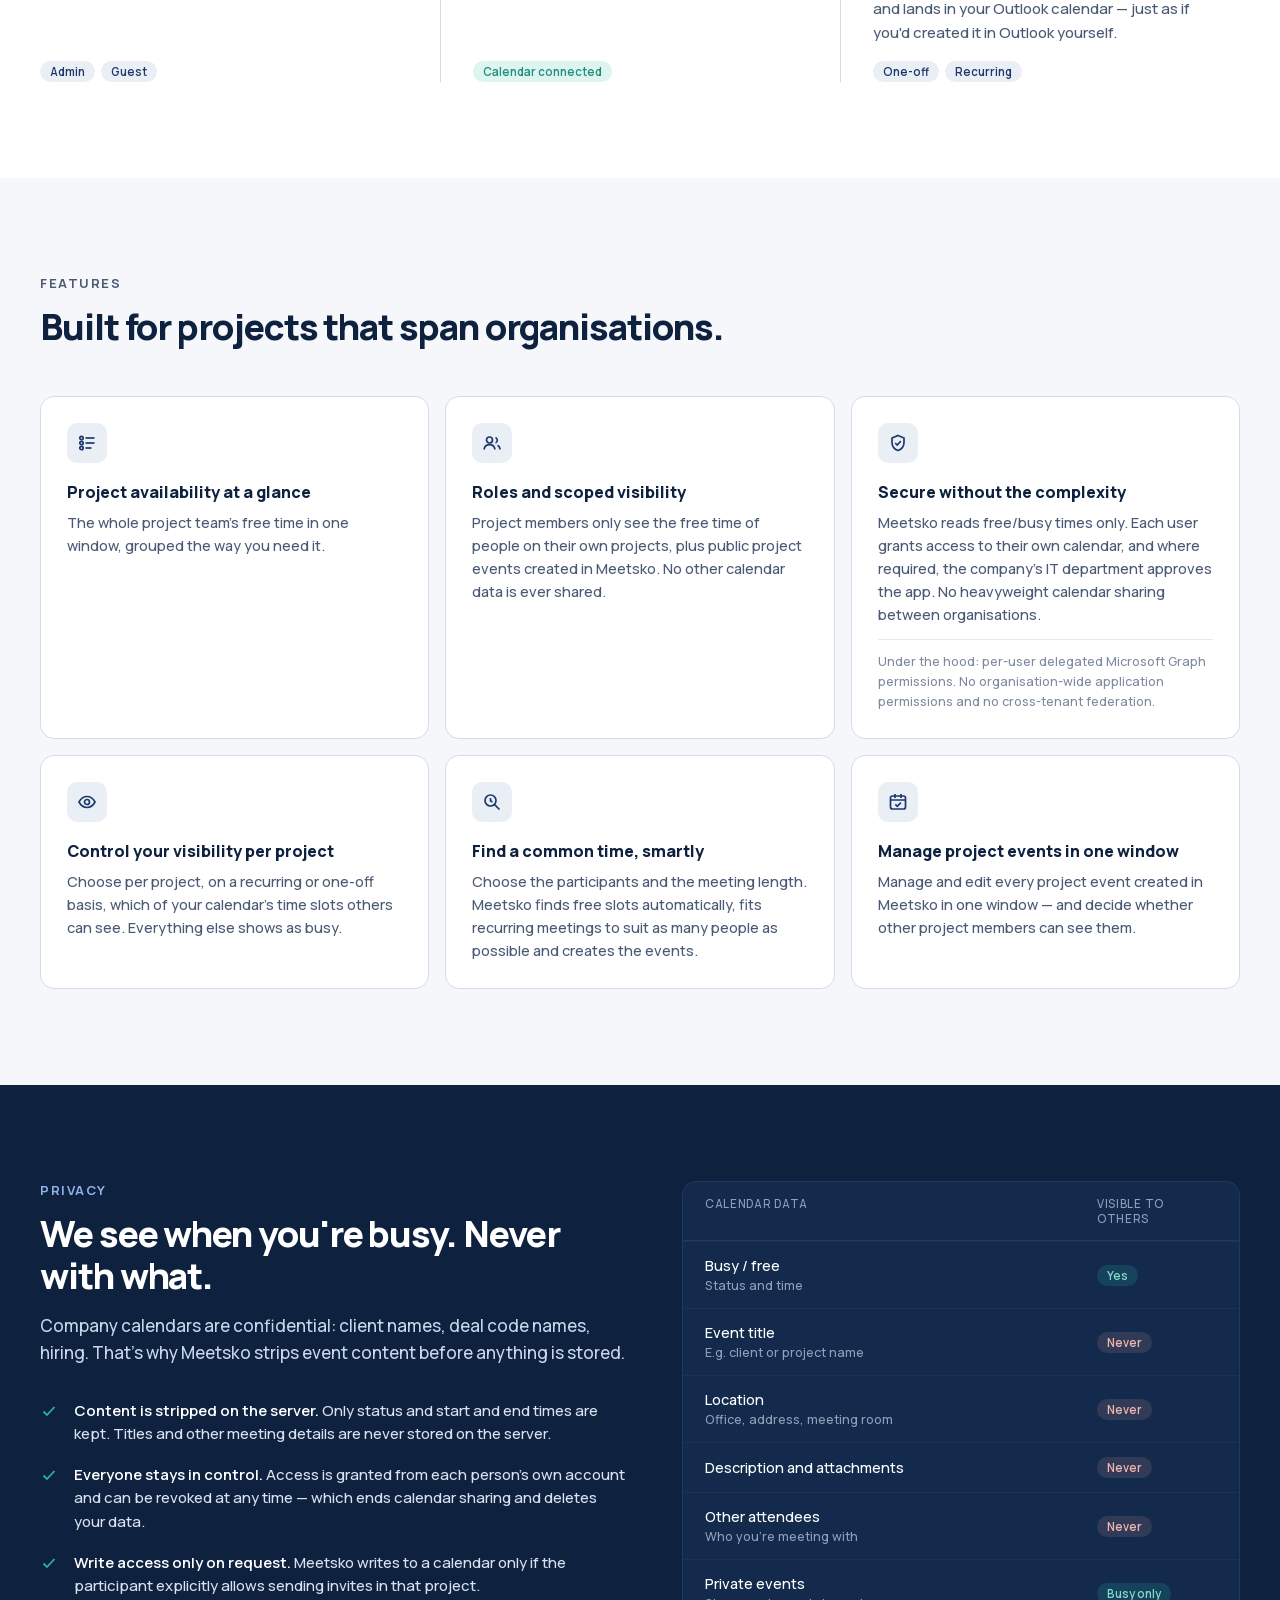
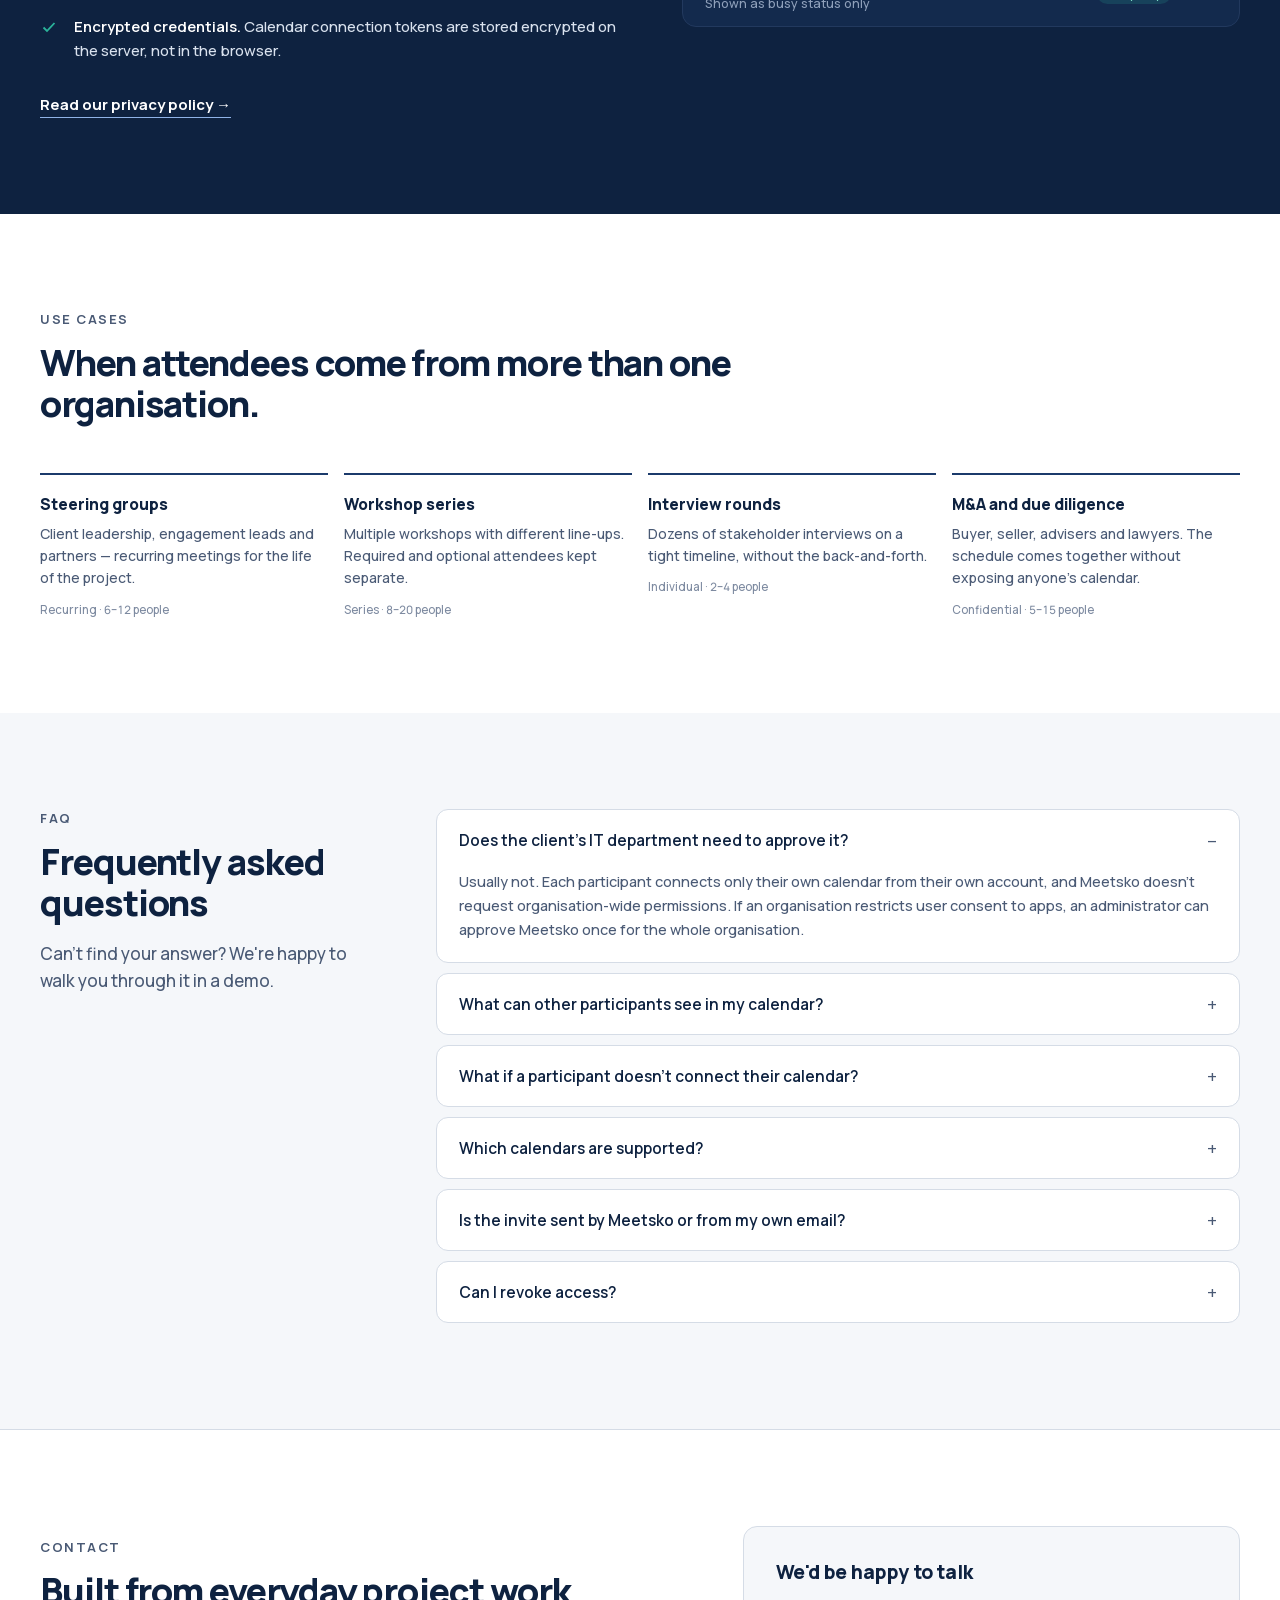
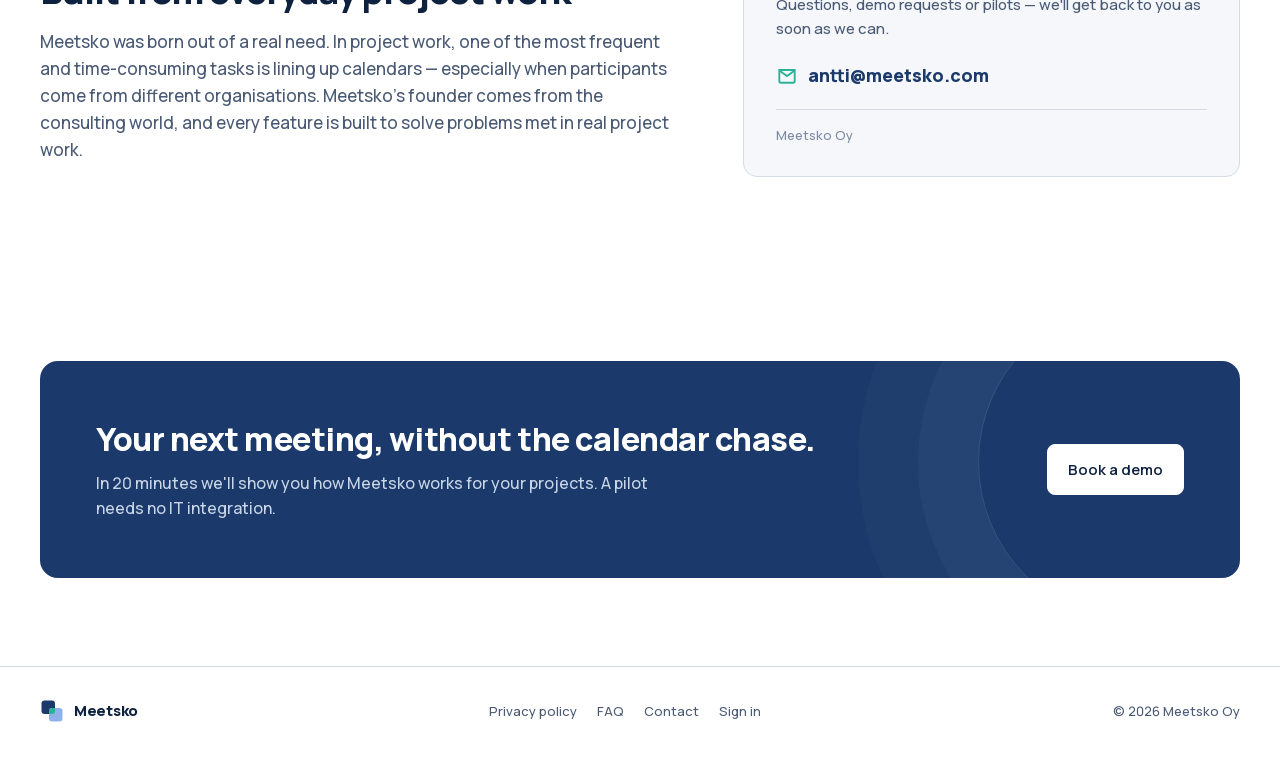
<file: en/index.html>
<!DOCTYPE html>
<html lang="en">
<head>
<meta charset="UTF-8" />
<meta name="viewport" content="width=device-width, initial-scale=1.0" />
<title>Meetsko — find the time across organisations</title>
<meta name="description" content="Meetsko shows when everyone on a project is free — across your firm, your client and your partners — without email ping-pong, shared calendar infrastructure or an IT project." />
<link rel="preload" href="/fonts/manrope-latin.woff2" as="font" type="font/woff2" crossorigin />
<link rel="canonical" href="https://meetsko.com/en/" />
<link rel="alternate" hreflang="fi" href="https://meetsko.com/fi/" />
<link rel="alternate" hreflang="en" href="https://meetsko.com/en/" />
<link rel="alternate" hreflang="x-default" href="https://meetsko.com/" />
<link rel="icon" type="image/svg+xml" href="data:image/svg+xml,%3Csvg xmlns='http://www.w3.org/2000/svg' viewBox='0 0 64 64'%3E%3Crect x='4' y='4' width='36' height='36' rx='8' fill='%231B3A6B'/%3E%3Crect x='24' y='24' width='36' height='36' rx='8' fill='%238FB3E8'/%3E%3Cpath d='M24 32A8 8 0 0 1 32 24H40V32A8 8 0 0 1 32 40H24Z' fill='%232BB39A'/%3E%3C/svg%3E" />
<link rel="stylesheet" href="/app.css" />
<link rel="stylesheet" href="/landing.css" />
</head>
<body>

<header class="app-nav">
  <div class="app-nav-inner">
    <a class="brand" href="/en/">
      <svg width="28" height="28" viewBox="0 0 64 64" aria-hidden="true"><rect x="4" y="4" width="36" height="36" rx="8" fill="#FFFFFF"/><rect x="24" y="24" width="36" height="36" rx="8" fill="#8FB3E8"/><path d="M24 32A8 8 0 0 1 32 24H40V32A8 8 0 0 1 32 40H24Z" fill="#2BB39A"/></svg>
      Meetsko
    </a>
    <nav class="landing-links">
      <a href="#how">How it works</a>
      <a href="#features">Features</a>
      <a href="#privacy">Privacy</a>
      <a href="#faq">FAQ</a>
      <a href="#contact">Contact</a>
    </nav>
    <div class="nav-cta">
      <nav class="lang-switch" aria-label="Language">
        <a href="/fi/" lang="fi" hreflang="fi" onclick="setLang('fi')">FI</a>
        <a href="/en/" class="on" lang="en" hreflang="en" aria-current="page" onclick="setLang('en')">EN</a>
      </nav>
      <a class="login-link" href="https://app.meetsko.com/login.html">Sign in</a>
      <a class="btn" href="mailto:antti@meetsko.com?subject=Meetsko%20demo%20request">Book a demo</a>
    </div>
  </div>
</header>

<main>
  <!-- ============ HERO ============ -->
  <section class="hero">
    <div class="wrap">
      <p class="eyebrow">Calendar management for multi-organisation projects</p>
      <h1>Find the time, effortlessly — <em>across organisations.</em></h1>
      <p class="hero-lead">Meetsko shows everyone on a project when they're free, in real time and in a single view — whether they sit in your own firm, at the client or with a partner. Create and manage project events in the same place. No email ping-pong, no heavyweight access processes.</p>
      <div class="hero-ctas">
        <a class="btn light" href="mailto:antti@meetsko.com?subject=Meetsko%20demo%20request">Book a demo</a>
        <a class="btn ghost" href="#how">See how it works →</a>
      </div>
      <ul class="hero-facts">
        <li><svg viewBox="0 0 16 16" fill="none" stroke="currentColor" stroke-width="1.8"><path d="M3 8.5l3 3 7-7"/></svg>Free/busy times only — no titles, no content</li>
        <li><svg viewBox="0 0 16 16" fill="none" stroke="currentColor" stroke-width="1.8"><path d="M3 8.5l3 3 7-7"/></svg>Microsoft 365 and Outlook</li>
        <li><svg viewBox="0 0 16 16" fill="none" stroke="currentColor" stroke-width="1.8"><path d="M3 8.5l3 3 7-7"/></svg>Invites from Meetsko straight to your Outlook calendar</li>
        <li><svg viewBox="0 0 16 16" fill="none" stroke="currentColor" stroke-width="1.8"><path d="M3 8.5l3 3 7-7"/></svg>Manage all project events in one place</li>
      </ul>

      <div class="hero-stage">
        <div class="mock" aria-label="Example view of a Meetsko project calendar" role="img">
          <div class="mock-bar">
            <div class="mock-title">Strategy 2027 · Steering group <span class="role-badge">Admin</span></div>
            <div style="display:flex;gap:14px;align-items:center;flex-wrap:wrap;">
              <span class="mock-meta">6 participants · 5 connected</span>
              <span class="mock-seg"><span class="on">8–18</span><span>24 h</span></span>
            </div>
          </div>
          <div class="mock-scroll">
            <div class="mock-grid">
              <!-- left: names -->
              <div>
                <div class="m-ruler-name">Tuesday 20 Oct</div>
                <div class="m-name m-whole">
                  <span class="m-avatar group"><svg viewBox="0 0 16 16" fill="none" stroke="currentColor" stroke-width="1.6"><circle cx="6" cy="5.5" r="2.5"/><circle cx="11.5" cy="6.5" r="2"/><path d="M1.5 13.5c.5-2.5 2.3-4 4.5-4s4 1.5 4.5 4M10 10c2 0 3.8 1 4.3 3.5"/></svg></span>
                  <span class="m-who"><b style="font-weight:600">Whole project</b><small class="grp">Shared free time</small></span>
                </div>
                <div class="m-grp">▾ Lead firm <span class="count">2</span></div>
                <div class="m-name"><span class="m-avatar" style="background:#1F3B63">LB</span><span class="m-who"><b>Laura Bennett</b><small>Partner</small></span></div>
                <div class="m-name"><span class="m-avatar" style="background:#4C6FA5">TF</span><span class="m-who"><b>Tom Fischer</b><small>Manager</small></span></div>
                <div class="m-grp">▾ Client plc <span class="count">3</span></div>
                <div class="m-name"><span class="m-avatar" style="background:#1F7A7A">MR</span><span class="m-who"><b>Marco Rossi</b><small>CFO</small></span></div>
                <div class="m-name"><span class="m-avatar" style="background:#7A5C99">SK</span><span class="m-who"><b>Sarah Kim</b><small>Head of Strategy</small></span></div>
                <div class="m-name"><span class="m-avatar pending">PN</span><span class="m-who"><b>Petra Novak</b><small class="warn">Not connected</small></span></div>
                <div class="m-grp">▾ Partner Ltd <span class="count">1</span></div>
                <div class="m-name"><span class="m-avatar" style="background:#B5654B">JL</span><span class="m-who"><b>James Lee</b><small>Specialist</small></span></div>
              </div>
              <!-- right: timeline 8–18, 10% = 1 h -->
              <div style="position:relative;">
                <div class="m-hours"></div>
                <div class="m-ruler">
                  <span style="left:0%">08</span><span style="left:10%">09</span><span style="left:20%">10</span><span style="left:30%">11</span><span style="left:40%">12</span><span style="left:50%">13</span><span style="left:60%">14</span><span style="left:70%">15</span><span style="left:80%">16</span><span style="left:90%">17</span>
                </div>
                <div class="m-line m-whole"><div class="lane">
                  <div class="b strong" style="left:0%;width:45%"></div>
                  <div class="f" style="left:45%;width:20%">12:30–14:30</div>
                  <div class="b strong" style="left:65%;width:30%"></div>
                  <div class="f" style="left:95%;width:5%"></div>
                </div></div>
                <div class="m-grp-line"></div>
                <div class="m-line"><div class="lane"><div class="b" style="left:5%;width:15%"></div><div class="b" style="left:35%;width:5%"></div><div class="b" style="left:75%;width:10%"></div></div></div>
                <div class="m-line"><div class="lane"><div class="b" style="left:0%;width:10%"></div><div class="b" style="left:25%;width:15%"></div><div class="b" style="left:70%;width:15%"></div></div></div>
                <div class="m-grp-line"></div>
                <div class="m-line"><div class="lane"><div class="b" style="left:10%;width:15%"></div><div class="b" style="left:80%;width:15%"></div></div></div>
                <div class="m-line"><div class="lane"><div class="b" style="left:0%;width:10%"></div><div class="b" style="left:30%;width:10%"></div><div class="b" style="left:65%;width:10%"></div></div></div>
                <div class="m-line"><div class="lane"><div class="na">Availability not shared</div></div></div>
                <div class="m-grp-line"></div>
                <div class="m-line"><div class="lane"><div class="b" style="left:20%;width:10%"></div><div class="b" style="left:40%;width:5%"></div><div class="b" style="left:85%;width:5%"></div></div></div>

                <div class="now" style="left:32.5%"><i>11:15</i></div>
                <div class="pick" style="left:50%;width:10%"></div>
                <div class="pick-card" style="left:calc(60% + 14px)">
                  <div class="pc-k">Suggestion 1/5</div>
                  <div class="pc-t">Tue 20 Oct, 13:00–14:00</div>
                  <div class="pc-s">All 5 connected participants free</div>
                  <div class="pc-btn"><svg viewBox="0 0 16 16" fill="none" stroke="currentColor" stroke-width="1.8"><path d="M2 8h11M9 4l4 4-4 4"/></svg>Send invite</div>
                </div>
              </div>
            </div>
          </div>
        </div>
      </div>
    </div>
  </section>

  <!-- ============ PROBLEM ============ -->
  <section class="problem">
    <div class="wrap">
      <p class="eyebrow">The problem</p>
      <h2 class="sec-h">There's no calendar visibility across organisations.</h2>
      <p class="sec-lead">Outlook only shows you when people in your own organisation are free — there's nowhere to see when the client's leadership team, your partner's specialists and your own team are all available. So the time gets hunted down by email, polls and calls between assistants.</p>
      <div class="compare">
        <div class="cmp before">
          <h3><span class="dot"></span>Today: email ping-pong</h3>
          <ol>
            <li>You propose three slots to eight people from three organisations.</li>
            <li>Replies trickle in over several days, some via assistants.</li>
            <li>None of the slots works for everyone. Another round.</li>
            <li>By the time a slot is agreed, someone has already booked it.</li>
          </ol>
          <div class="cmp-foot">Typically days, not minutes</div>
        </div>
        <div class="cmp after">
          <h3><span class="dot"></span>With Meetsko</h3>
          <ol>
            <li>Invite participants to the project once — each connects their own calendar.</li>
            <li>See everyone's availability, up to date, on one timeline.</li>
            <li>Pick the best of the suggested slots.</li>
            <li>The invite goes out from your email and lands in your Outlook calendar.</li>
          </ol>
          <div class="cmp-foot">One view, one invite</div>
        </div>
      </div>
    </div>
  </section>

  <!-- ============ BENEFITS ============ -->
  <section class="benefits" id="benefits">
    <div class="wrap">
      <p class="eyebrow">Benefits</p>
      <h2 class="sec-h">How your organisation benefits from Meetsko</h2>
      <div class="benefit-grid">
        <div class="benefit">
          <div class="ic"><svg viewBox="0 0 20 20" fill="none" stroke="currentColor" stroke-width="1.7" stroke-linecap="round" aria-hidden="true"><circle cx="10" cy="10" r="7.5"/><path d="M12.8 7.3a3.6 3.6 0 1 0 0 5.4"/><path d="M6.3 9.1h4.6M6.3 10.9h4.6"/></svg></div>
          <h3>Save time and costs. Focus on creating value.</h3>
          <p>Project members spend a significant amount of working time every week arranging meetings — time that can't be billed. Meetsko frees it for work that creates value for the project: project costs go down and billable work goes up. Efficient calendar management also improves utilisation.</p>
        </div>
        <div class="benefit">
          <div class="ic"><svg viewBox="0 0 20 20" fill="none" stroke="currentColor" stroke-width="1.7" stroke-linejoin="round" aria-hidden="true"><path d="M10 2.8l2.2 4.5 5 .7-3.6 3.5.8 5-4.4-2.4-4.4 2.4.8-5L2.8 8l5-.7z"/></svg></div>
          <h3>A smoother client experience</h3>
          <p>Your clients and partners are spared from trawling through their own calendars and from email ping-pong. Working together feels smooth and professional from the very first meeting.</p>
        </div>
        <div class="benefit">
          <div class="ic"><svg viewBox="0 0 20 20" fill="none" stroke="currentColor" stroke-width="1.7" stroke-linecap="round" aria-hidden="true"><path d="M3.2 14.5a7 7 0 1 1 13.6 0"/><path d="M10 13.2l3.6-4.4"/><circle cx="10" cy="13.4" r="1.2" fill="currentColor" stroke="none"/></svg></div>
          <h3>Maximise efficiency and quality by reacting fast</h3>
          <p>Traditionally, a common free slot is found a couple of days out at the earliest. With Meetsko it's found straight away — often for the same day — and the right people are brought into the decisions that need them right away. Projects move forward more efficiently and stay on schedule more reliably.</p>
        </div>
      </div>
    </div>
  </section>

  <!-- ============ HOW IT WORKS ============ -->
  <section id="how">
    <div class="wrap">
      <p class="eyebrow">How it works</p>
      <h2 class="sec-h">Three steps, nothing to install.</h2>
      <p class="sec-lead">Meetsko runs in the browser. Every participant uses their own Microsoft account in their own organisation — nobody has to build a calendar connection between organisations.</p>
      <div class="steps">
        <div class="step">
          <div class="step-n">01</div>
          <h3>Create a project and invite stakeholders</h3>
          <p>Add people from your firm, the client and partners. Group them by organisation and give admin rights to external members where needed.</p>
          <div class="chip-row"><span class="chip">Admin</span><span class="chip">Guest</span></div>
        </div>
        <div class="step">
          <div class="step-n">02</div>
          <h3>Everyone connects their own calendar</h3>
          <p>Participants sign in with their own Microsoft account and grant read access. They can revoke it at any time with a single click.</p>
          <div class="chip-row"><span class="chip ok">Calendar connected</span></div>
        </div>
        <div class="step">
          <div class="step-n">03</div>
          <h3>Find the time and send the invite</h3>
          <p>Meetsko's smart scheduling finds times that suit the participants, duration and date range you choose. The invite goes out from your email and lands in your Outlook calendar — just as if you'd created it in Outlook yourself.</p>
          <div class="chip-row"><span class="chip">One-off</span><span class="chip">Recurring</span></div>
        </div>
      </div>
    </div>
  </section>

  <!-- ============ FEATURES ============ -->
  <section class="features" id="features">
    <div class="wrap">
      <p class="eyebrow">Features</p>
      <h2 class="sec-h">Built for projects that span organisations.</h2>
      <div class="feat-grid">
        <div class="feat">
          <div class="ic"><svg viewBox="0 0 20 20" fill="none" stroke="currentColor" stroke-width="1.7"><circle cx="4.5" cy="5" r="1.7"/><path d="M8.5 5h9"/><circle cx="4.5" cy="10" r="1.7"/><path d="M8.5 10h9"/><circle cx="4.5" cy="15" r="1.7"/><path d="M8.5 15h6"/></svg></div>
          <h3>Project availability at a glance</h3>
          <p>The whole project team's free time in one window, grouped the way you need it.</p>
        </div>
        <div class="feat">
          <div class="ic"><svg viewBox="0 0 20 20" fill="none" stroke="currentColor" stroke-width="1.7"><circle cx="7.5" cy="7" r="3"/><path d="M2 16.5c.6-3 2.8-4.8 5.5-4.8s4.9 1.8 5.5 4.8"/><path d="M13.5 4.5a3 3 0 0 1 0 5.5M15.5 12.2c1.4.6 2.3 2 2.6 4.3"/></svg></div>
          <h3>Roles and scoped visibility</h3>
          <p>Project members only see the free time of people on their own projects, plus public project events created in Meetsko. No other calendar data is ever shared.</p>
        </div>
        <div class="feat">
          <div class="ic"><svg viewBox="0 0 20 20" fill="none" stroke="currentColor" stroke-width="1.7"><path d="M10 2.5l6 2.5v4.5c0 4-2.6 6.8-6 8-3.4-1.2-6-4-6-8V5z"/><path d="M7.2 10l2 2 3.6-3.8"/></svg></div>
          <h3>Secure without the complexity</h3>
          <p>Meetsko reads free/busy times only. Each user grants access to their own calendar, and where required, the company's IT department approves the app. No heavyweight calendar sharing between organisations.</p>
          <p class="tech">Under the hood: per-user delegated Microsoft Graph permissions. No organisation-wide application permissions and no cross-tenant federation.</p>
        </div>
        <div class="feat">
          <div class="ic"><svg viewBox="0 0 20 20" fill="none" stroke="currentColor" stroke-width="1.7"><path d="M2 10s3-5.5 8-5.5 8 5.5 8 5.5-3 5.5-8 5.5S2 10 2 10z"/><circle cx="10" cy="10" r="2.5"/></svg></div>
          <h3>Control your visibility per project</h3>
          <p>Choose per project, on a recurring or one-off basis, which of your calendar's time slots others can see. Everything else shows as busy.</p>
        </div>
        <div class="feat">
          <div class="ic"><svg viewBox="0 0 20 20" fill="none" stroke="currentColor" stroke-width="1.7"><circle cx="8.5" cy="8.5" r="5.5"/><path d="M12.6 12.6L17.5 17.5"/><path d="M8.5 6v2.8l1.9 1.2"/></svg></div>
          <h3>Find a common time, smartly</h3>
          <p>Choose the participants and the meeting length. Meetsko finds free slots automatically, fits recurring meetings to suit as many people as possible and creates the events.</p>
        </div>
        <div class="feat">
          <div class="ic"><svg viewBox="0 0 20 20" fill="none" stroke="currentColor" stroke-width="1.7"><rect x="2.5" y="4" width="15" height="13" rx="2"/><path d="M2.5 8h15M7 2v4M13 2v4M7.3 12.3l2 2 3.6-3.6"/></svg></div>
          <h3>Manage project events in one window</h3>
          <p>Manage and edit every project event created in Meetsko in one window — and decide whether other project members can see them.</p>
        </div>
      </div>
    </div>
  </section>

  <!-- ============ PRIVACY ============ -->
  <section class="privacy" id="privacy">
    <div class="wrap privacy-grid">
      <div>
        <p class="eyebrow">Privacy</p>
        <h2 class="sec-h">We see when you're busy. Never with what.</h2>
        <p class="sec-lead">Company calendars are confidential: client names, deal code names, hiring. That's why Meetsko strips event content before anything is stored.</p>
        <ul class="priv-points">
          <li><svg viewBox="0 0 18 18" fill="none" stroke="currentColor" stroke-width="1.8"><path d="M3.5 9.5l3.5 3.5 7.5-8"/></svg><span><b>Content is stripped on the server.</b> Only status and start and end times are kept. Titles and other meeting details are never stored on the server.</span></li>
          <li><svg viewBox="0 0 18 18" fill="none" stroke="currentColor" stroke-width="1.8"><path d="M3.5 9.5l3.5 3.5 7.5-8"/></svg><span><b>Everyone stays in control.</b> Access is granted from each person's own account and can be revoked at any time — which ends calendar sharing and deletes your data.</span></li>
          <li><svg viewBox="0 0 18 18" fill="none" stroke="currentColor" stroke-width="1.8"><path d="M3.5 9.5l3.5 3.5 7.5-8"/></svg><span><b>Write access only on request.</b> Meetsko writes to a calendar only if the participant explicitly allows sending invites in that project.</span></li>
          <li><svg viewBox="0 0 18 18" fill="none" stroke="currentColor" stroke-width="1.8"><path d="M3.5 9.5l3.5 3.5 7.5-8"/></svg><span><b>Encrypted credentials.</b> Calendar connection tokens are stored encrypted on the server, not in the browser.</span></li>
        </ul>
        <a class="priv-link" href="/en/privacy-policy.html">Read our privacy policy →</a>
      </div>
      <div class="data-table">
        <div class="dt-head"><span>Calendar data</span><span>Visible to others</span></div>
        <div class="dt-row"><span>Busy / free<span class="sub">Status and time</span></span><span class="tag yes">Yes</span></div>
        <div class="dt-row"><span>Event title<span class="sub">E.g. client or project name</span></span><span class="tag no">Never</span></div>
        <div class="dt-row"><span>Location<span class="sub">Office, address, meeting room</span></span><span class="tag no">Never</span></div>
        <div class="dt-row"><span>Description and attachments</span><span class="tag no">Never</span></div>
        <div class="dt-row"><span>Other attendees<span class="sub">Who you're meeting with</span></span><span class="tag no">Never</span></div>
        <div class="dt-row"><span>Private events<span class="sub">Shown as busy status only</span></span><span class="tag yes">Busy only</span></div>
      </div>
    </div>
  </section>

  <!-- ============ USE CASES ============ -->
  <section>
    <div class="wrap">
      <p class="eyebrow">Use cases</p>
      <h2 class="sec-h">When attendees come from more than one organisation.</h2>
      <div class="uses">
        <div class="use">
          <h3>Steering groups</h3>
          <p>Client leadership, engagement leads and partners — recurring meetings for the life of the project.</p>
          <div class="meta">Recurring · 6–12 people</div>
        </div>
        <div class="use">
          <h3>Workshop series</h3>
          <p>Multiple workshops with different line-ups. Required and optional attendees kept separate.</p>
          <div class="meta">Series · 8–20 people</div>
        </div>
        <div class="use">
          <h3>Interview rounds</h3>
          <p>Dozens of stakeholder interviews on a tight timeline, without the back-and-forth.</p>
          <div class="meta">Individual · 2–4 people</div>
        </div>
        <div class="use">
          <h3>M&amp;A and due diligence</h3>
          <p>Buyer, seller, advisers and lawyers. The schedule comes together without exposing anyone's calendar.</p>
          <div class="meta">Confidential · 5–15 people</div>
        </div>
      </div>
    </div>
  </section>

  <!-- ============ FAQ ============ -->
  <section class="faq" id="faq">
    <div class="wrap faq-grid">
      <div>
        <p class="eyebrow">FAQ</p>
        <h2 class="sec-h">Frequently asked questions</h2>
        <p class="sec-lead">Can't find your answer? We're happy to walk you through it in a demo.</p>
      </div>
      <div>
        <details open>
          <summary>Does the client's IT department need to approve it?</summary>
          <p>Usually not. Each participant connects only their own calendar from their own account, and Meetsko doesn't request organisation-wide permissions. If an organisation restricts user consent to apps, an administrator can approve Meetsko once for the whole organisation.</p>
        </details>
        <details>
          <summary>What can other participants see in my calendar?</summary>
          <p>Only when you're busy and when you're free. Event titles, locations, descriptions and attendees are removed before anything is stored, and are never shown to anyone. You can also limit which of your time slots are visible to a project.</p>
        </details>
        <details>
          <summary>What if a participant doesn't connect their calendar?</summary>
          <p>They're shown in the project as "Availability not shared", and shared free time is calculated from the participants who have connected. You can still invite them to meetings as usual.</p>
        </details>
        <details>
          <summary>Which calendars are supported?</summary>
          <p>Microsoft 365 and Outlook, with both work and personal Microsoft accounts. Google Calendar support is on the roadmap.</p>
        </details>
        <details>
          <summary>Is the invite sent by Meetsko or from my own email?</summary>
          <p>From your own email. The meeting is created in your Outlook with you as the organiser, so replies, changes and cancellations work exactly as they always do in Outlook.</p>
        </details>
        <details>
          <summary>Can I revoke access?</summary>
          <p>Yes, at any time from your own settings. Revoking immediately stops calendar reads and change monitoring, and deletes your existing calendar times from Meetsko.</p>
        </details>
      </div>
    </div>
  </section>

  <!-- ============ CONTACT ============ -->
  <section class="contact" id="contact">
    <div class="wrap contact-grid">
      <div>
        <p class="eyebrow">Contact</p>
        <h2 class="sec-h">Built from everyday project work</h2>
        <p class="sec-lead">Meetsko was born out of a real need. In project work, one of the most frequent and time-consuming tasks is lining up calendars — especially when participants come from different organisations. Meetsko's founder comes from the consulting world, and every feature is built to solve problems met in real project work.</p>
      </div>
      <div class="contact-card">
        <h3>We'd be happy to talk</h3>
        <p>Questions, demo requests or pilots — we'll get back to you as soon as we can.</p>
        <a class="contact-mail" href="mailto:antti@meetsko.com"><svg viewBox="0 0 20 20" fill="none" stroke="currentColor" stroke-width="1.7" aria-hidden="true"><path d="M3 5.5h14v10a1.5 1.5 0 0 1-1.5 1.5h-11A1.5 1.5 0 0 1 3 15.5z"/><path d="M3 6l7 5 7-5"/></svg>antti@meetsko.com</a>
        <div class="contact-co">Meetsko Oy</div>
      </div>
    </div>
  </section>

  <!-- ============ CTA ============ -->
  <section class="cta" id="demo">
    <div class="wrap">
      <div class="cta-box">
        <div>
          <h2>Your next meeting, without the calendar chase.</h2>
          <p>In 20 minutes we'll show you how Meetsko works for your projects. A pilot needs no IT integration.</p>
        </div>
        <div class="hero-ctas">
          <a class="btn light" href="mailto:antti@meetsko.com?subject=Meetsko%20demo%20request">Book a demo</a>
        </div>
      </div>
    </div>
  </section>
</main>

<footer>
  <div class="wrap">
    <span class="brand">
      <svg width="24" height="24" viewBox="0 0 64 64" aria-hidden="true"><rect x="4" y="4" width="36" height="36" rx="8" fill="#1B3A6B"/><rect x="24" y="24" width="36" height="36" rx="8" fill="#8FB3E8"/><path d="M24 32A8 8 0 0 1 32 24H40V32A8 8 0 0 1 32 40H24Z" fill="#2BB39A"/></svg>
      Meetsko
    </span>
    <nav>
      <a href="/en/privacy-policy.html">Privacy policy</a>
      <a href="#faq">FAQ</a>
      <a href="#contact">Contact</a>
      <a href="https://app.meetsko.com/login.html">Sign in</a>
    </nav>
    <span>© 2026 Meetsko Oy</span>
  </div>
</footer>

<script>
  // Remember the chosen language: Netlify uses the nf_lang cookie instead of
  // the browser language when routing the front page (/) — see _redirects.
  function setLang(lang) {
    document.cookie = 'nf_lang=' + lang + '; path=/; max-age=31536000; SameSite=Lax';
  }
</script>
</body>
</html>
</file>
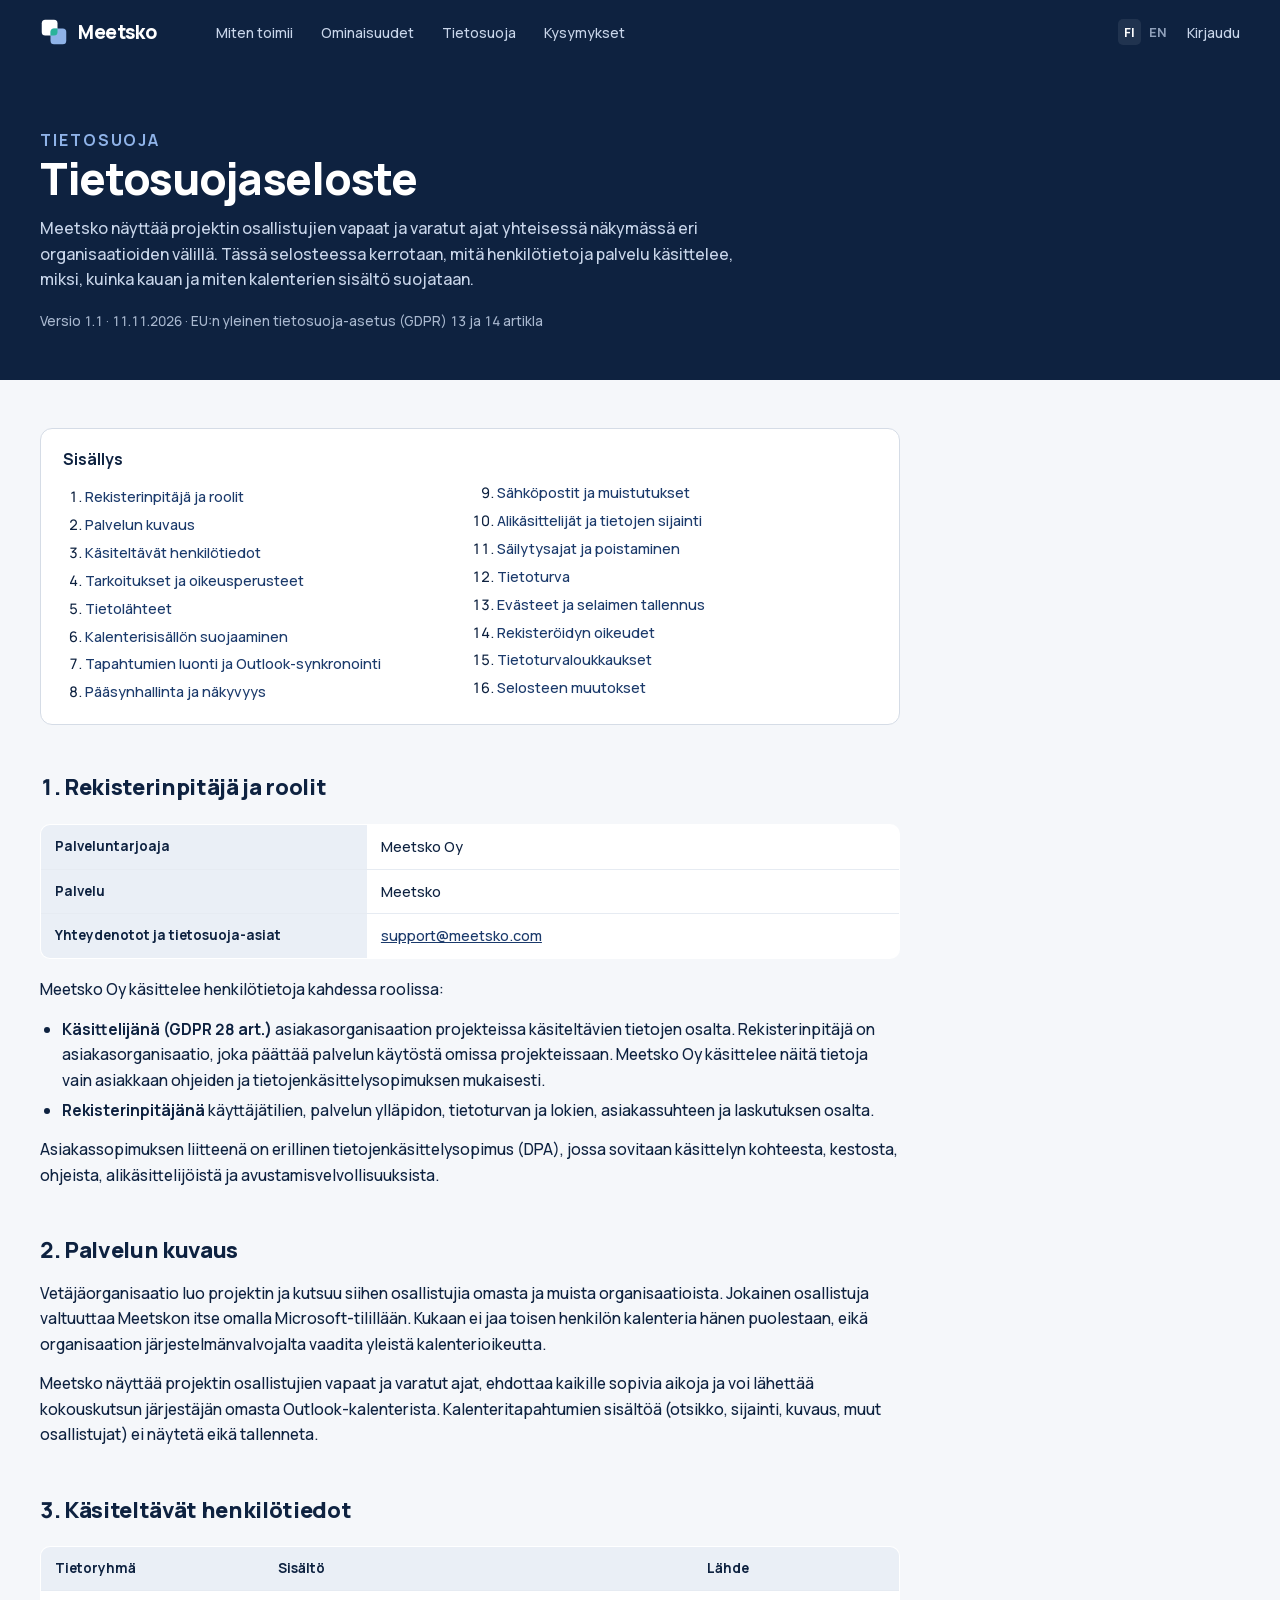
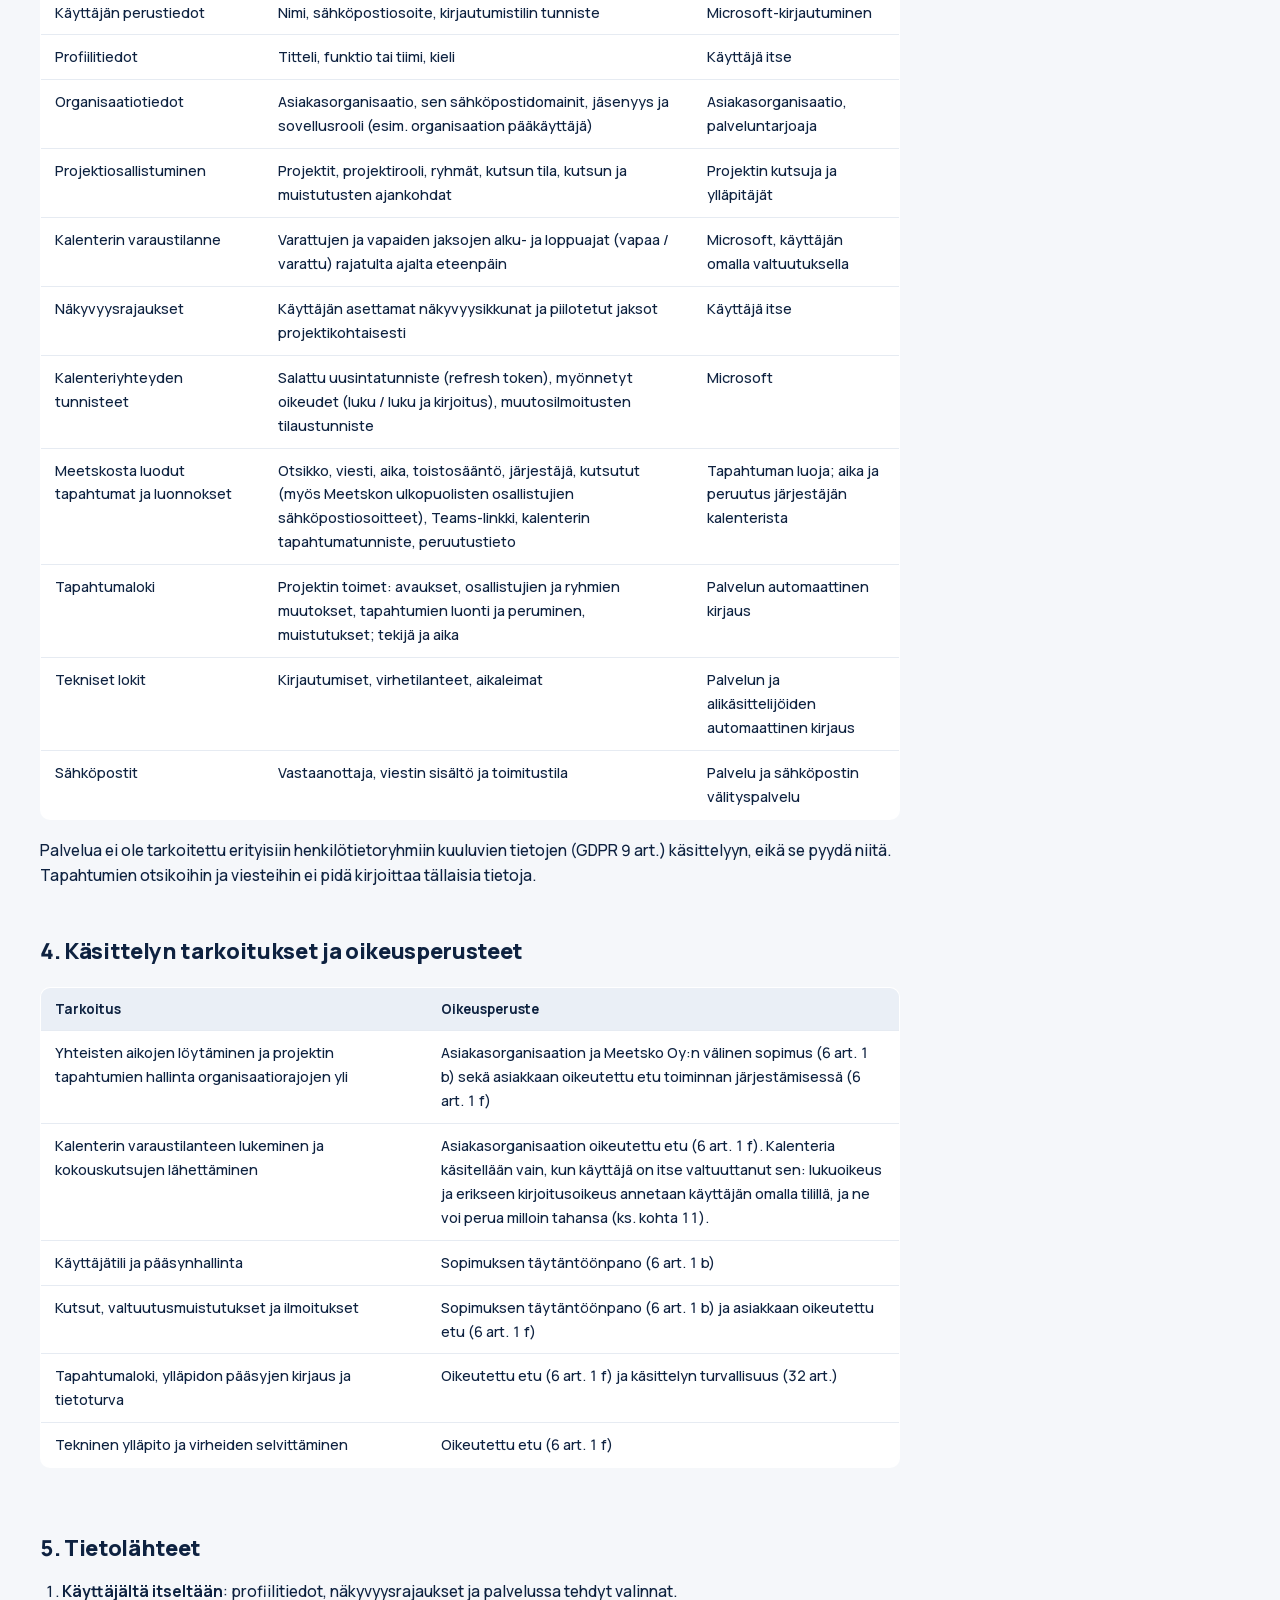
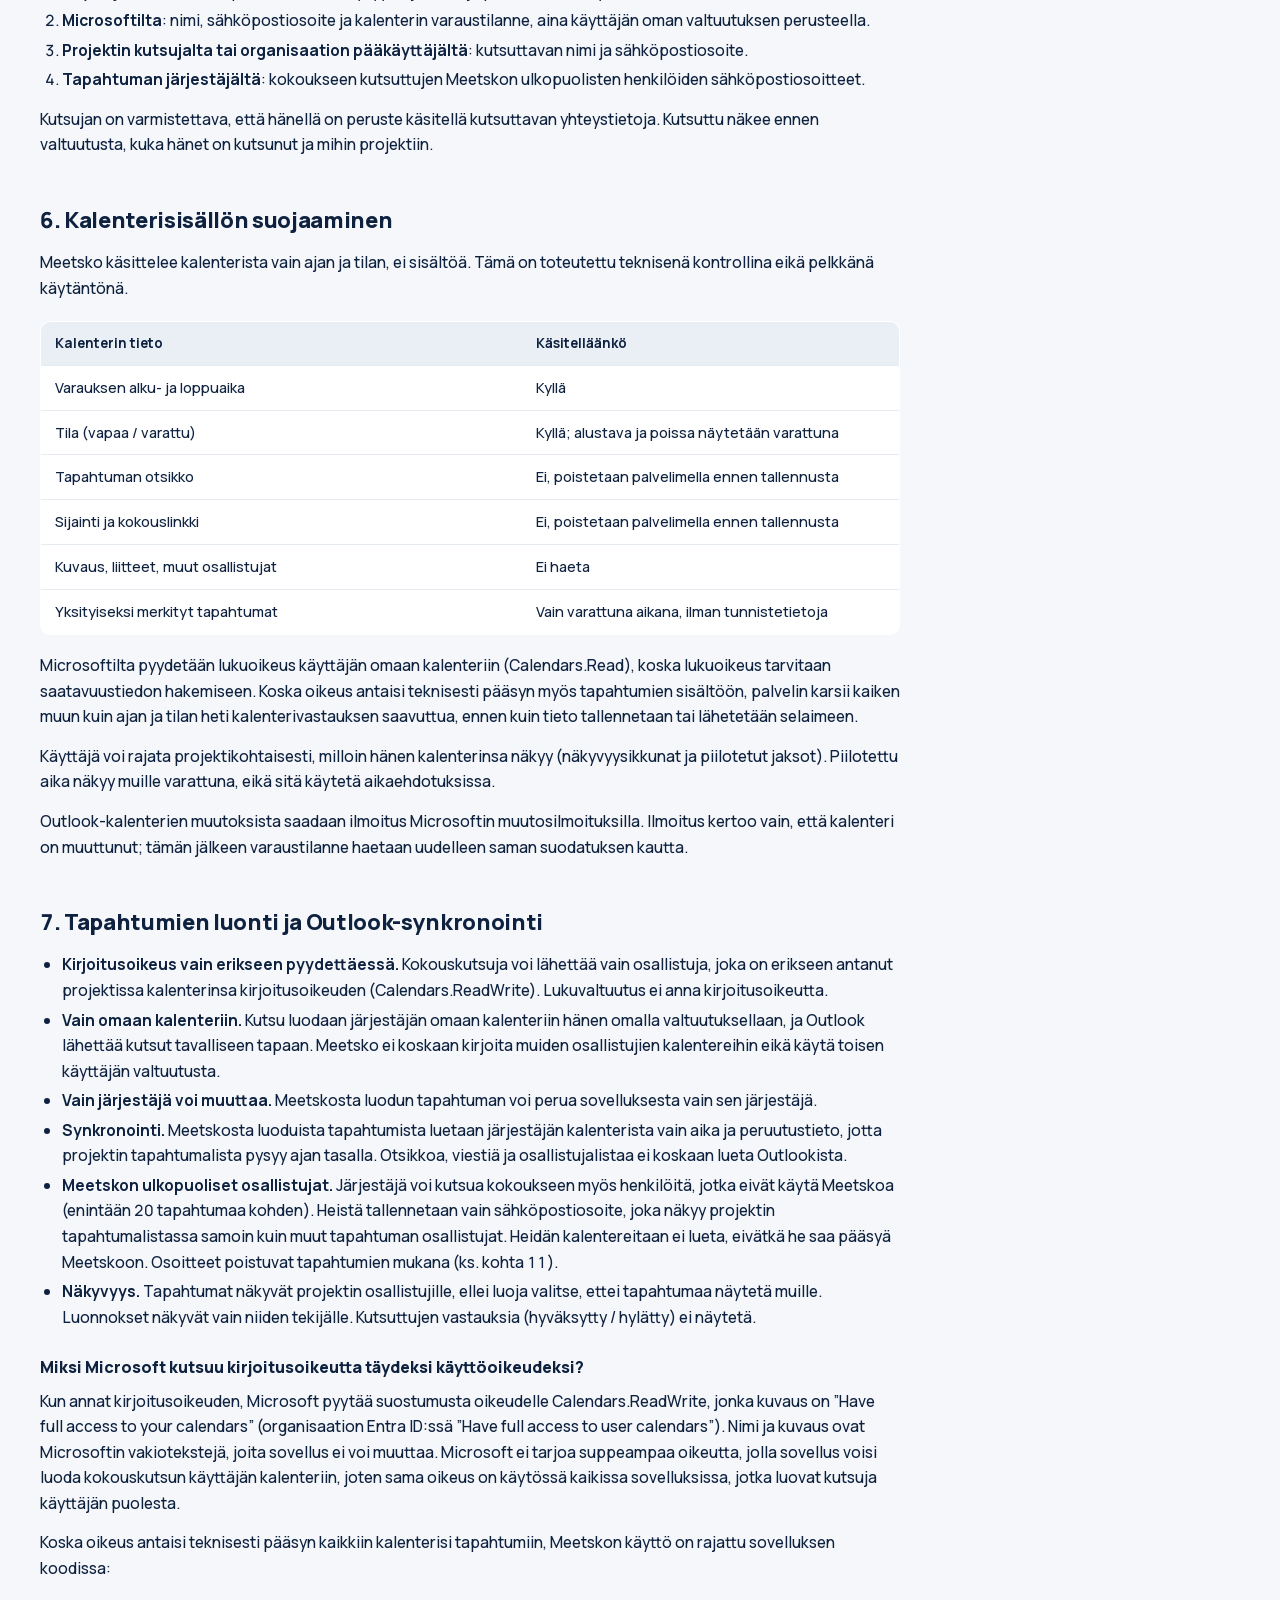
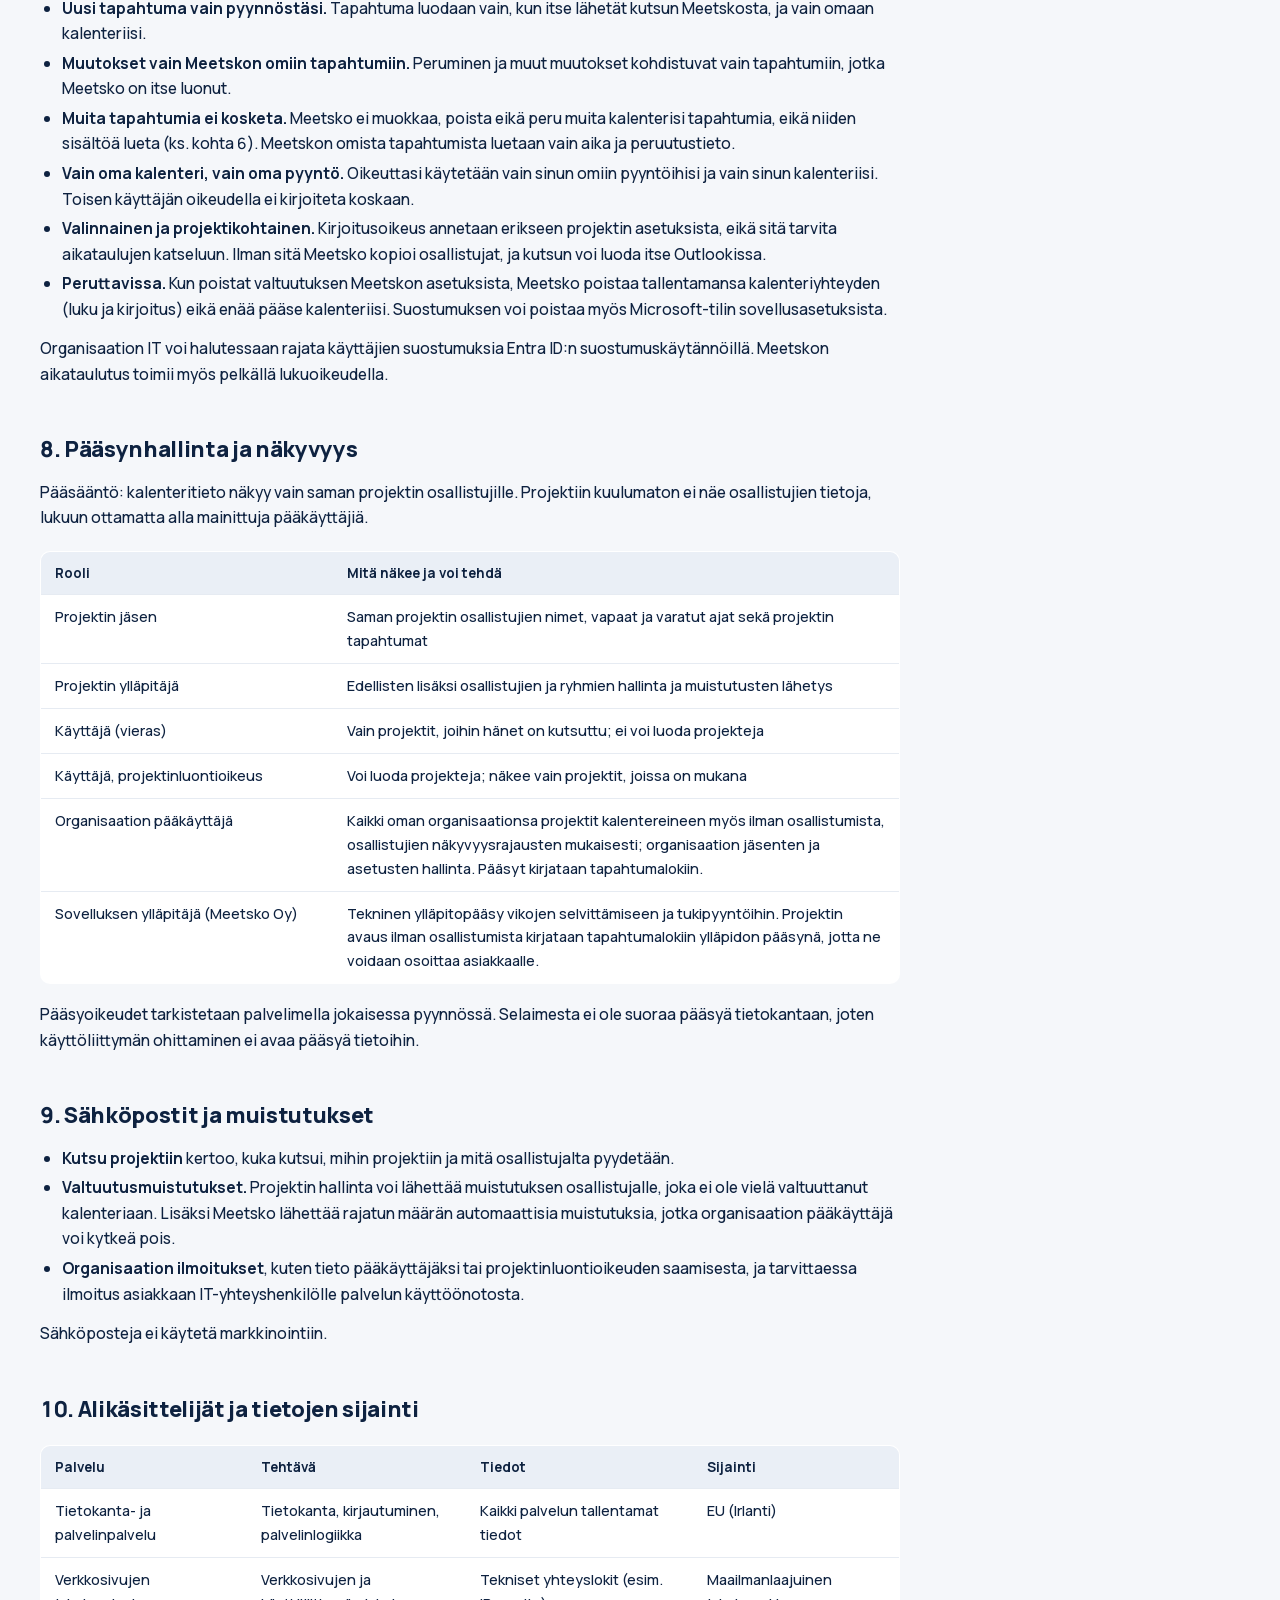
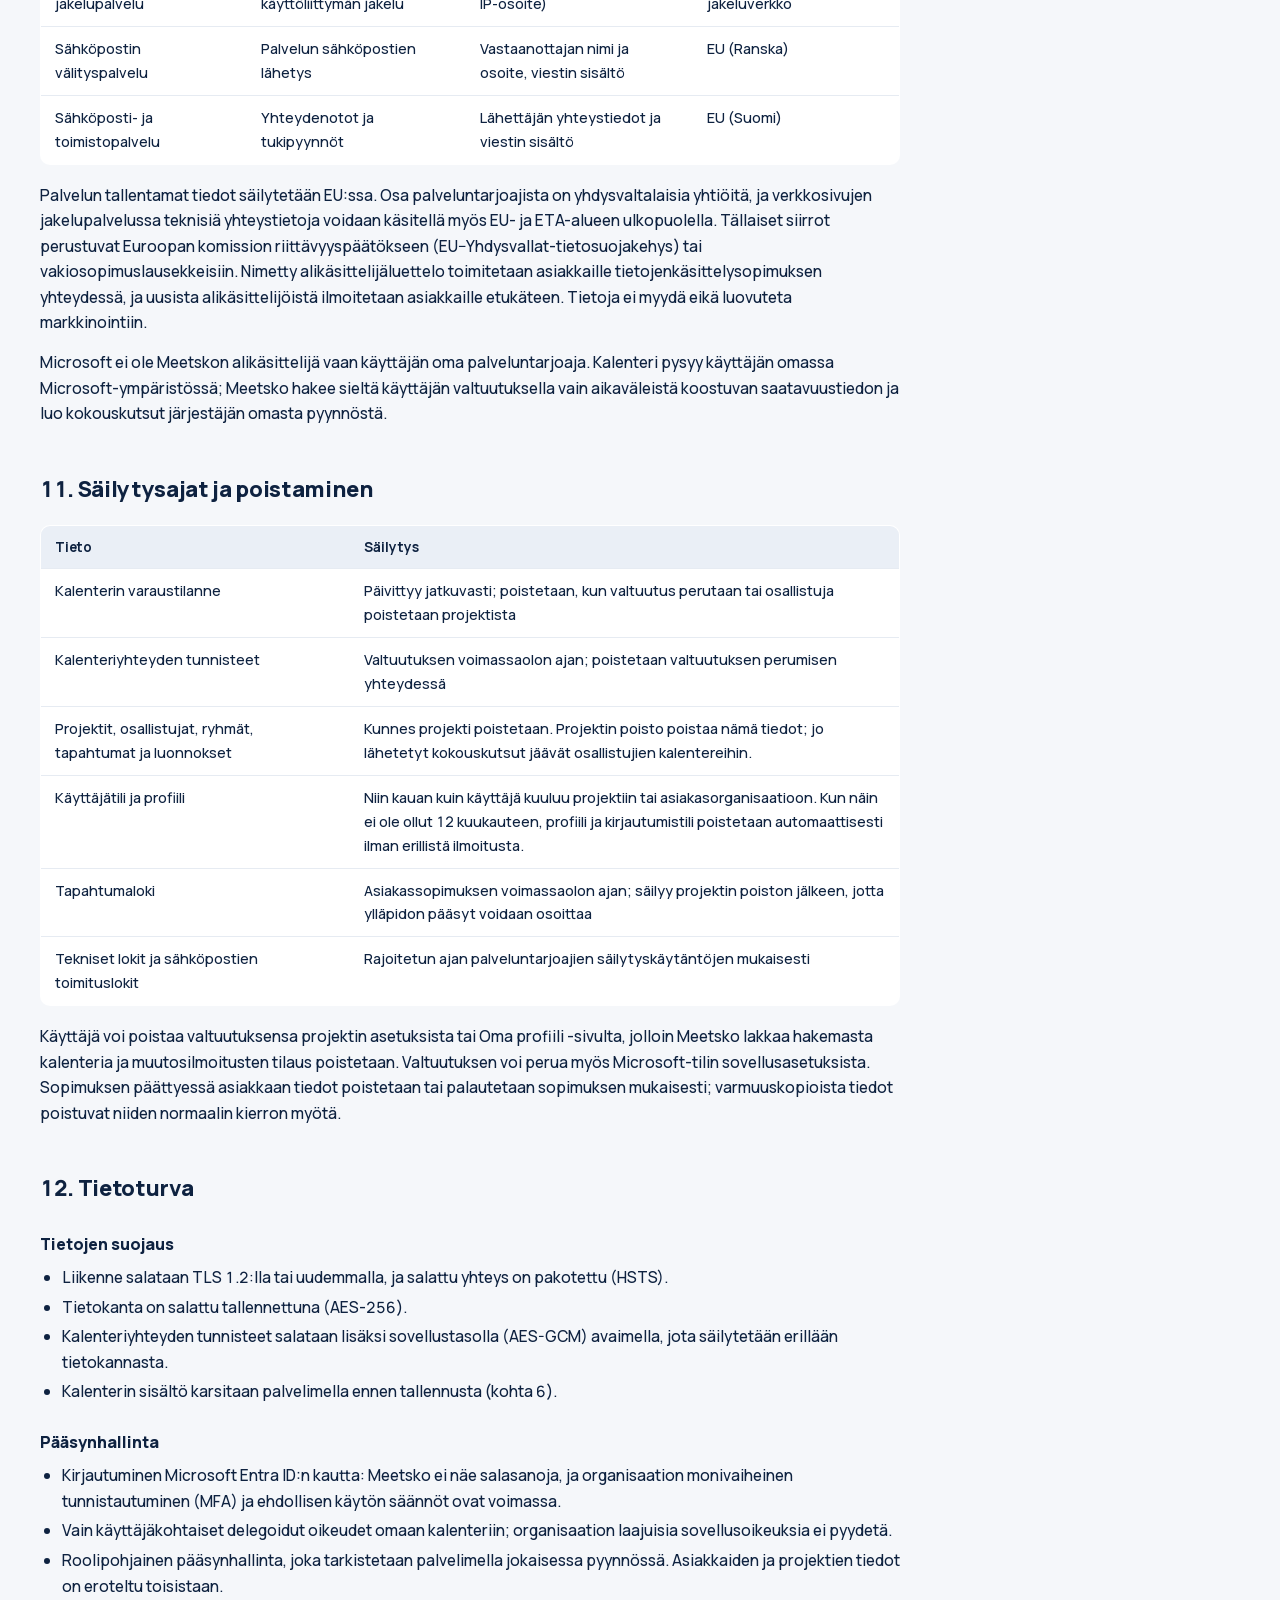
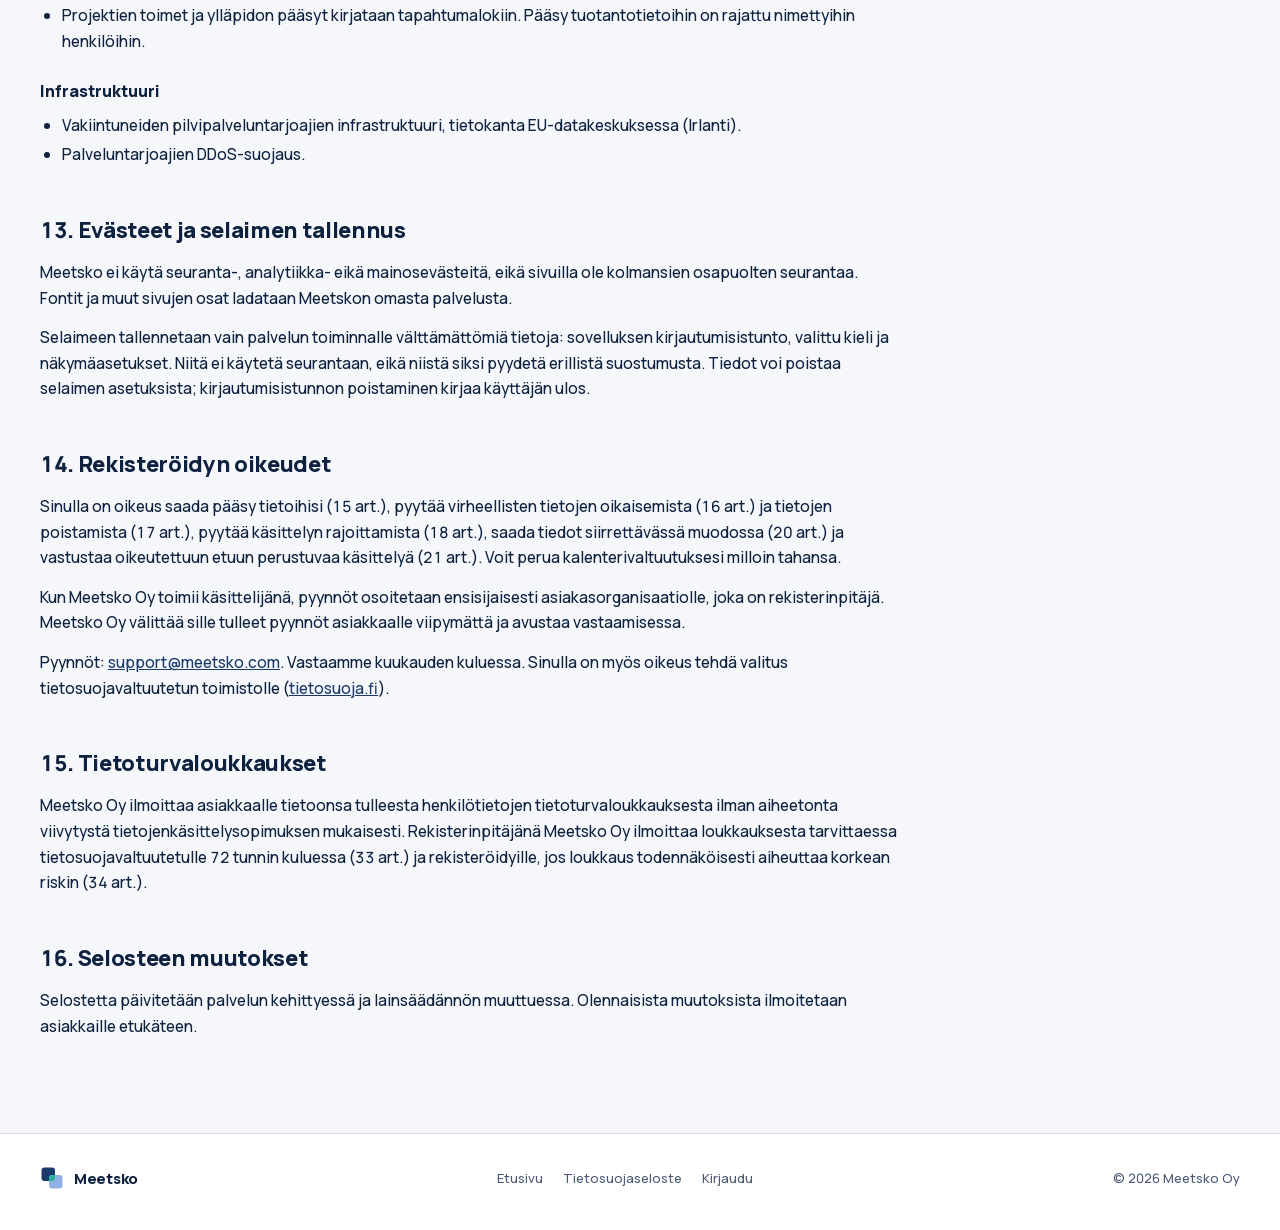
<file: tietosuojaseloste.html>
<!DOCTYPE html>
<html lang="fi">
<head>
<meta charset="UTF-8" />
<meta name="viewport" content="width=device-width, initial-scale=1.0" />
<title>Tietosuojaseloste — Meetsko</title>
<meta name="description" content="Meetskon tietosuojaseloste: mitä henkilötietoja palvelu käsittelee, miksi, kuinka kauan ja miten kalenterien sisältö suojataan." />
<link rel="preload" href="/fonts/manrope-latin.woff2" as="font" type="font/woff2" crossorigin />
<link rel="canonical" href="https://meetsko.com/tietosuojaseloste.html" />
<link rel="alternate" hreflang="fi" href="https://meetsko.com/tietosuojaseloste.html" />
<link rel="alternate" hreflang="en" href="https://meetsko.com/en/privacy-policy.html" />
<link rel="icon" type="image/svg+xml" href="data:image/svg+xml,%3Csvg xmlns='http://www.w3.org/2000/svg' viewBox='0 0 64 64'%3E%3Crect x='4' y='4' width='36' height='36' rx='8' fill='%231B3A6B'/%3E%3Crect x='24' y='24' width='36' height='36' rx='8' fill='%238FB3E8'/%3E%3Cpath d='M24 32A8 8 0 0 1 32 24H40V32A8 8 0 0 1 32 40H24Z' fill='%232BB39A'/%3E%3C/svg%3E" />
<link rel="stylesheet" href="/app.css" />
<link rel="stylesheet" href="/landing.css" />
</head>
<body>

<header class="app-nav">
  <div class="app-nav-inner">
    <a class="brand" href="/fi/">
      <svg width="28" height="28" viewBox="0 0 64 64" aria-hidden="true"><rect x="4" y="4" width="36" height="36" rx="8" fill="#FFFFFF"/><rect x="24" y="24" width="36" height="36" rx="8" fill="#8FB3E8"/><path d="M24 32A8 8 0 0 1 32 24H40V32A8 8 0 0 1 32 40H24Z" fill="#2BB39A"/></svg>
      Meetsko
    </a>
    <nav class="landing-links">
      <a href="/fi/#miten">Miten toimii</a>
      <a href="/fi/#ominaisuudet">Ominaisuudet</a>
      <a href="/fi/#tietosuoja">Tietosuoja</a>
      <a href="/fi/#ukk">Kysymykset</a>
    </nav>
    <div class="nav-cta">
      <nav class="lang-switch" aria-label="Kieli">
        <a href="/tietosuojaseloste.html" class="on" lang="fi" hreflang="fi" aria-current="page" onclick="setLang('fi')">FI</a>
        <a href="/en/privacy-policy.html" lang="en" hreflang="en" onclick="setLang('en')">EN</a>
      </nav>
      <a class="login-link" href="https://app.meetsko.com/login.html">Kirjaudu</a>
    </div>
  </div>
</header>

<main>
  <div class="policy-head">
    <div class="wrap">
      <p class="eyebrow">Tietosuoja</p>
      <h1>Tietosuojaseloste</h1>
      <p>Meetsko näyttää projektin osallistujien vapaat ja varatut ajat yhteisessä näkymässä eri organisaatioiden välillä. Tässä selosteessa kerrotaan, mitä henkilötietoja palvelu käsittelee, miksi, kuinka kauan ja miten kalenterien sisältö suojataan.</p>
      <p class="meta">Versio 1.1 · 11.11.2026 · EU:n yleinen tietosuoja-asetus (GDPR) 13 ja 14 artikla</p>
    </div>
  </div>

  <section class="policy">
    <div class="wrap">
      <article class="policy-body">

        <nav class="policy-toc" aria-label="Sisällys">
          <p>Sisällys</p>
          <ol>
            <li><a href="#rekisterinpitaja">Rekisterinpitäjä ja roolit</a></li>
            <li><a href="#palvelu">Palvelun kuvaus</a></li>
            <li><a href="#tiedot">Käsiteltävät henkilötiedot</a></li>
            <li><a href="#tarkoitukset">Tarkoitukset ja oikeusperusteet</a></li>
            <li><a href="#lahteet">Tietolähteet</a></li>
            <li><a href="#kalenteri">Kalenterisisällön suojaaminen</a></li>
            <li><a href="#tapahtumat">Tapahtumien luonti ja Outlook-synkronointi</a></li>
            <li><a href="#nakyvyys">Pääsynhallinta ja näkyvyys</a></li>
            <li><a href="#sahkopostit">Sähköpostit ja muistutukset</a></li>
            <li><a href="#alikasittelijat">Alikäsittelijät ja tietojen sijainti</a></li>
            <li><a href="#sailytys">Säilytysajat ja poistaminen</a></li>
            <li><a href="#tietoturva">Tietoturva</a></li>
            <li><a href="#evasteet">Evästeet ja selaimen tallennus</a></li>
            <li><a href="#oikeudet">Rekisteröidyn oikeudet</a></li>
            <li><a href="#loukkaukset">Tietoturvaloukkaukset</a></li>
            <li><a href="#muutokset">Selosteen muutokset</a></li>
          </ol>
        </nav>

        <h2 id="rekisterinpitaja">1. Rekisterinpitäjä ja roolit</h2>
        <div class="policy-scroll">
          <table class="policy-table">
            <tr><th style="width:38%">Palveluntarjoaja</th><td>Meetsko Oy</td></tr>
            <tr><th>Palvelu</th><td>Meetsko</td></tr>
            <tr><th>Yhteydenotot ja tietosuoja-asiat</th><td><a href="mailto:support@meetsko.com">support@meetsko.com</a></td></tr>
          </table>
        </div>
        <p>Meetsko Oy käsittelee henkilötietoja kahdessa roolissa:</p>
        <ul>
          <li><b>Käsittelijänä (GDPR 28 art.)</b> asiakasorganisaation projekteissa käsiteltävien tietojen osalta. Rekisterinpitäjä on asiakasorganisaatio, joka päättää palvelun käytöstä omissa projekteissaan. Meetsko Oy käsittelee näitä tietoja vain asiakkaan ohjeiden ja tietojenkäsittelysopimuksen mukaisesti.</li>
          <li><b>Rekisterinpitäjänä</b> käyttäjätilien, palvelun ylläpidon, tietoturvan ja lokien, asiakassuhteen ja laskutuksen osalta.</li>
        </ul>
        <p>Asiakassopimuksen liitteenä on erillinen tietojenkäsittelysopimus (DPA), jossa sovitaan käsittelyn kohteesta, kestosta, ohjeista, alikäsittelijöistä ja avustamisvelvollisuuksista.</p>

        <h2 id="palvelu">2. Palvelun kuvaus</h2>
        <p>Vetäjäorganisaatio luo projektin ja kutsuu siihen osallistujia omasta ja muista organisaatioista. Jokainen osallistuja valtuuttaa Meetskon itse omalla Microsoft-tilillään. Kukaan ei jaa toisen henkilön kalenteria hänen puolestaan, eikä organisaation järjestelmänvalvojalta vaadita yleistä kalenterioikeutta.</p>
        <p>Meetsko näyttää projektin osallistujien vapaat ja varatut ajat, ehdottaa kaikille sopivia aikoja ja voi lähettää kokouskutsun järjestäjän omasta Outlook-kalenterista. Kalenteritapahtumien sisältöä (otsikko, sijainti, kuvaus, muut osallistujat) ei näytetä eikä tallenneta.</p>

        <h2 id="tiedot">3. Käsiteltävät henkilötiedot</h2>
        <div class="policy-scroll">
          <table class="policy-table">
            <tr><th style="width:26%">Tietoryhmä</th><th>Sisältö</th><th style="width:24%">Lähde</th></tr>
            <tr><td>Käyttäjän perustiedot</td><td>Nimi, sähköpostiosoite, kirjautumistilin tunniste</td><td>Microsoft-kirjautuminen</td></tr>
            <tr><td>Profiilitiedot</td><td>Titteli, funktio tai tiimi, kieli</td><td>Käyttäjä itse</td></tr>
            <tr><td>Organisaatiotiedot</td><td>Asiakasorganisaatio, sen sähköpostidomainit, jäsenyys ja sovellusrooli (esim. organisaation pääkäyttäjä)</td><td>Asiakasorganisaatio, palveluntarjoaja</td></tr>
            <tr><td>Projektiosallistuminen</td><td>Projektit, projektirooli, ryhmät, kutsun tila, kutsun ja muistutusten ajankohdat</td><td>Projektin kutsuja ja ylläpitäjät</td></tr>
            <tr><td>Kalenterin varaustilanne</td><td>Varattujen ja vapaiden jaksojen alku- ja loppuajat (vapaa / varattu) rajatulta ajalta eteenpäin</td><td>Microsoft, käyttäjän omalla valtuutuksella</td></tr>
            <tr><td>Näkyvyysrajaukset</td><td>Käyttäjän asettamat näkyvyysikkunat ja piilotetut jaksot projektikohtaisesti</td><td>Käyttäjä itse</td></tr>
            <tr><td>Kalenteriyhteyden tunnisteet</td><td>Salattu uusintatunniste (refresh token), myönnetyt oikeudet (luku / luku ja kirjoitus), muutosilmoitusten tilaustunniste</td><td>Microsoft</td></tr>
            <tr><td>Meetskosta luodut tapahtumat ja luonnokset</td><td>Otsikko, viesti, aika, toistosääntö, järjestäjä, kutsutut (myös Meetskon ulkopuolisten osallistujien sähköpostiosoitteet), Teams-linkki, kalenterin tapahtumatunniste, peruutustieto</td><td>Tapahtuman luoja; aika ja peruutus järjestäjän kalenterista</td></tr>
            <tr><td>Tapahtumaloki</td><td>Projektin toimet: avaukset, osallistujien ja ryhmien muutokset, tapahtumien luonti ja peruminen, muistutukset; tekijä ja aika</td><td>Palvelun automaattinen kirjaus</td></tr>
            <tr><td>Tekniset lokit</td><td>Kirjautumiset, virhetilanteet, aikaleimat</td><td>Palvelun ja alikäsittelijöiden automaattinen kirjaus</td></tr>
            <tr><td>Sähköpostit</td><td>Vastaanottaja, viestin sisältö ja toimitustila</td><td>Palvelu ja sähköpostin välityspalvelu</td></tr>
          </table>
        </div>
        <p>Palvelua ei ole tarkoitettu erityisiin henkilötietoryhmiin kuuluvien tietojen (GDPR 9 art.) käsittelyyn, eikä se pyydä niitä. Tapahtumien otsikoihin ja viesteihin ei pidä kirjoittaa tällaisia tietoja.</p>

        <h2 id="tarkoitukset">4. Käsittelyn tarkoitukset ja oikeusperusteet</h2>
        <div class="policy-scroll">
          <table class="policy-table">
            <tr><th style="width:45%">Tarkoitus</th><th>Oikeusperuste</th></tr>
            <tr><td>Yhteisten aikojen löytäminen ja projektin tapahtumien hallinta organisaatiorajojen yli</td><td>Asiakasorganisaation ja Meetsko Oy:n välinen sopimus (6 art. 1 b) sekä asiakkaan oikeutettu etu toiminnan järjestämisessä (6 art. 1 f)</td></tr>
            <tr><td>Kalenterin varaustilanteen lukeminen ja kokouskutsujen lähettäminen</td><td>Asiakasorganisaation oikeutettu etu (6 art. 1 f). Kalenteria käsitellään vain, kun käyttäjä on itse valtuuttanut sen: lukuoikeus ja erikseen kirjoitusoikeus annetaan käyttäjän omalla tilillä, ja ne voi perua milloin tahansa (ks. kohta 11).</td></tr>
            <tr><td>Käyttäjätili ja pääsynhallinta</td><td>Sopimuksen täytäntöönpano (6 art. 1 b)</td></tr>
            <tr><td>Kutsut, valtuutusmuistutukset ja ilmoitukset</td><td>Sopimuksen täytäntöönpano (6 art. 1 b) ja asiakkaan oikeutettu etu (6 art. 1 f)</td></tr>
            <tr><td>Tapahtumaloki, ylläpidon pääsyjen kirjaus ja tietoturva</td><td>Oikeutettu etu (6 art. 1 f) ja käsittelyn turvallisuus (32 art.)</td></tr>
            <tr><td>Tekninen ylläpito ja virheiden selvittäminen</td><td>Oikeutettu etu (6 art. 1 f)</td></tr>
          </table>
        </div>

        <h2 id="lahteet">5. Tietolähteet</h2>
        <ol>
          <li><b>Käyttäjältä itseltään</b>: profiilitiedot, näkyvyysrajaukset ja palvelussa tehdyt valinnat.</li>
          <li><b>Microsoftilta</b>: nimi, sähköpostiosoite ja kalenterin varaustilanne, aina käyttäjän oman valtuutuksen perusteella.</li>
          <li><b>Projektin kutsujalta tai organisaation pääkäyttäjältä</b>: kutsuttavan nimi ja sähköpostiosoite.</li>
          <li><b>Tapahtuman järjestäjältä</b>: kokoukseen kutsuttujen Meetskon ulkopuolisten henkilöiden sähköpostiosoitteet.</li>
        </ol>
        <p>Kutsujan on varmistettava, että hänellä on peruste käsitellä kutsuttavan yhteystietoja. Kutsuttu näkee ennen valtuutusta, kuka hänet on kutsunut ja mihin projektiin.</p>

        <h2 id="kalenteri">6. Kalenterisisällön suojaaminen</h2>
        <p>Meetsko käsittelee kalenterista vain ajan ja tilan, ei sisältöä. Tämä on toteutettu teknisenä kontrollina eikä pelkkänä käytäntönä.</p>
        <div class="policy-scroll">
          <table class="policy-table">
            <tr><th>Kalenterin tieto</th><th style="width:44%">Käsitelläänkö</th></tr>
            <tr><td>Varauksen alku- ja loppuaika</td><td>Kyllä</td></tr>
            <tr><td>Tila (vapaa / varattu)</td><td>Kyllä; alustava ja poissa näytetään varattuna</td></tr>
            <tr><td>Tapahtuman otsikko</td><td>Ei, poistetaan palvelimella ennen tallennusta</td></tr>
            <tr><td>Sijainti ja kokouslinkki</td><td>Ei, poistetaan palvelimella ennen tallennusta</td></tr>
            <tr><td>Kuvaus, liitteet, muut osallistujat</td><td>Ei haeta</td></tr>
            <tr><td>Yksityiseksi merkityt tapahtumat</td><td>Vain varattuna aikana, ilman tunnistetietoja</td></tr>
          </table>
        </div>
        <p>Microsoftilta pyydetään lukuoikeus käyttäjän omaan kalenteriin (Calendars.Read), koska lukuoikeus tarvitaan saatavuustiedon hakemiseen. Koska oikeus antaisi teknisesti pääsyn myös tapahtumien sisältöön, palvelin karsii kaiken muun kuin ajan ja tilan heti kalenterivastauksen saavuttua, ennen kuin tieto tallennetaan tai lähetetään selaimeen.</p>
        <p>Käyttäjä voi rajata projektikohtaisesti, milloin hänen kalenterinsa näkyy (näkyvyysikkunat ja piilotetut jaksot). Piilotettu aika näkyy muille varattuna, eikä sitä käytetä aikaehdotuksissa.</p>
        <p>Outlook-kalenterien muutoksista saadaan ilmoitus Microsoftin muutosilmoituksilla. Ilmoitus kertoo vain, että kalenteri on muuttunut; tämän jälkeen varaustilanne haetaan uudelleen saman suodatuksen kautta.</p>

        <h2 id="tapahtumat">7. Tapahtumien luonti ja Outlook-synkronointi</h2>
        <ul>
          <li><b>Kirjoitusoikeus vain erikseen pyydettäessä.</b> Kokouskutsuja voi lähettää vain osallistuja, joka on erikseen antanut projektissa kalenterinsa kirjoitusoikeuden (Calendars.ReadWrite). Lukuvaltuutus ei anna kirjoitusoikeutta.</li>
          <li><b>Vain omaan kalenteriin.</b> Kutsu luodaan järjestäjän omaan kalenteriin hänen omalla valtuutuksellaan, ja Outlook lähettää kutsut tavalliseen tapaan. Meetsko ei koskaan kirjoita muiden osallistujien kalentereihin eikä käytä toisen käyttäjän valtuutusta.</li>
          <li><b>Vain järjestäjä voi muuttaa.</b> Meetskosta luodun tapahtuman voi perua sovelluksesta vain sen järjestäjä.</li>
          <li><b>Synkronointi.</b> Meetskosta luoduista tapahtumista luetaan järjestäjän kalenterista vain aika ja peruutustieto, jotta projektin tapahtumalista pysyy ajan tasalla. Otsikkoa, viestiä ja osallistujalistaa ei koskaan lueta Outlookista.</li>
          <li><b>Meetskon ulkopuoliset osallistujat.</b> Järjestäjä voi kutsua kokoukseen myös henkilöitä, jotka eivät käytä Meetskoa (enintään 20 tapahtumaa kohden). Heistä tallennetaan vain sähköpostiosoite, joka näkyy projektin tapahtumalistassa samoin kuin muut tapahtuman osallistujat. Heidän kalentereitaan ei lueta, eivätkä he saa pääsyä Meetskoon. Osoitteet poistuvat tapahtumien mukana (ks. kohta 11).</li>
          <li><b>Näkyvyys.</b> Tapahtumat näkyvät projektin osallistujille, ellei luoja valitse, ettei tapahtumaa näytetä muille. Luonnokset näkyvät vain niiden tekijälle. Kutsuttujen vastauksia (hyväksytty / hylätty) ei näytetä.</li>
        </ul>

        <h3 id="kirjoitusoikeus">Miksi Microsoft kutsuu kirjoitusoikeutta täydeksi käyttöoikeudeksi?</h3>
        <p>Kun annat kirjoitusoikeuden, Microsoft pyytää suostumusta oikeudelle Calendars.ReadWrite, jonka kuvaus on ”Have full access to your calendars” (organisaation Entra ID:ssä ”Have full access to user calendars”). Nimi ja kuvaus ovat Microsoftin vakiotekstejä, joita sovellus ei voi muuttaa. Microsoft ei tarjoa suppeampaa oikeutta, jolla sovellus voisi luoda kokouskutsun käyttäjän kalenteriin, joten sama oikeus on käytössä kaikissa sovelluksissa, jotka luovat kutsuja käyttäjän puolesta.</p>
        <p>Koska oikeus antaisi teknisesti pääsyn kaikkiin kalenterisi tapahtumiin, Meetskon käyttö on rajattu sovelluksen koodissa:</p>
        <ul>
          <li><b>Uusi tapahtuma vain pyynnöstäsi.</b> Tapahtuma luodaan vain, kun itse lähetät kutsun Meetskosta, ja vain omaan kalenteriisi.</li>
          <li><b>Muutokset vain Meetskon omiin tapahtumiin.</b> Peruminen ja muut muutokset kohdistuvat vain tapahtumiin, jotka Meetsko on itse luonut.</li>
          <li><b>Muita tapahtumia ei kosketa.</b> Meetsko ei muokkaa, poista eikä peru muita kalenterisi tapahtumia, eikä niiden sisältöä lueta (ks. kohta 6). Meetskon omista tapahtumista luetaan vain aika ja peruutustieto.</li>
          <li><b>Vain oma kalenteri, vain oma pyyntö.</b> Oikeuttasi käytetään vain sinun omiin pyyntöihisi ja vain sinun kalenteriisi. Toisen käyttäjän oikeudella ei kirjoiteta koskaan.</li>
          <li><b>Valinnainen ja projektikohtainen.</b> Kirjoitusoikeus annetaan erikseen projektin asetuksista, eikä sitä tarvita aikataulujen katseluun. Ilman sitä Meetsko kopioi osallistujat, ja kutsun voi luoda itse Outlookissa.</li>
          <li><b>Peruttavissa.</b> Kun poistat valtuutuksen Meetskon asetuksista, Meetsko poistaa tallentamansa kalenteriyhteyden (luku ja kirjoitus) eikä enää pääse kalenteriisi. Suostumuksen voi poistaa myös Microsoft-tilin sovellusasetuksista.</li>
        </ul>
        <p>Organisaation IT voi halutessaan rajata käyttäjien suostumuksia Entra ID:n suostumuskäytännöillä. Meetskon aikataulutus toimii myös pelkällä lukuoikeudella.</p>

        <h2 id="nakyvyys">8. Pääsynhallinta ja näkyvyys</h2>
        <p>Pääsääntö: kalenteritieto näkyy vain saman projektin osallistujille. Projektiin kuulumaton ei näe osallistujien tietoja, lukuun ottamatta alla mainittuja pääkäyttäjiä.</p>
        <div class="policy-scroll">
          <table class="policy-table">
            <tr><th style="width:34%">Rooli</th><th>Mitä näkee ja voi tehdä</th></tr>
            <tr><td>Projektin jäsen</td><td>Saman projektin osallistujien nimet, vapaat ja varatut ajat sekä projektin tapahtumat</td></tr>
            <tr><td>Projektin ylläpitäjä</td><td>Edellisten lisäksi osallistujien ja ryhmien hallinta ja muistutusten lähetys</td></tr>
            <tr><td>Käyttäjä (vieras)</td><td>Vain projektit, joihin hänet on kutsuttu; ei voi luoda projekteja</td></tr>
            <tr><td>Käyttäjä, projektinluontioikeus</td><td>Voi luoda projekteja; näkee vain projektit, joissa on mukana</td></tr>
            <tr><td>Organisaation pääkäyttäjä</td><td>Kaikki oman organisaationsa projektit kalentereineen myös ilman osallistumista, osallistujien näkyvyysrajausten mukaisesti; organisaation jäsenten ja asetusten hallinta. Pääsyt kirjataan tapahtumalokiin.</td></tr>
            <tr><td>Sovelluksen ylläpitäjä (Meetsko Oy)</td><td>Tekninen ylläpitopääsy vikojen selvittämiseen ja tukipyyntöihin. Projektin avaus ilman osallistumista kirjataan tapahtumalokiin ylläpidon pääsynä, jotta ne voidaan osoittaa asiakkaalle.</td></tr>
          </table>
        </div>
        <p>Pääsyoikeudet tarkistetaan palvelimella jokaisessa pyynnössä. Selaimesta ei ole suoraa pääsyä tietokantaan, joten käyttöliittymän ohittaminen ei avaa pääsyä tietoihin.</p>

        <h2 id="sahkopostit">9. Sähköpostit ja muistutukset</h2>
        <ul>
          <li><b>Kutsu projektiin</b> kertoo, kuka kutsui, mihin projektiin ja mitä osallistujalta pyydetään.</li>
          <li><b>Valtuutusmuistutukset.</b> Projektin hallinta voi lähettää muistutuksen osallistujalle, joka ei ole vielä valtuuttanut kalenteriaan. Lisäksi Meetsko lähettää rajatun määrän automaattisia muistutuksia, jotka organisaation pääkäyttäjä voi kytkeä pois.</li>
          <li><b>Organisaation ilmoitukset</b>, kuten tieto pääkäyttäjäksi tai projektinluontioikeuden saamisesta, ja tarvittaessa ilmoitus asiakkaan IT-yhteyshenkilölle palvelun käyttöönotosta.</li>
        </ul>
        <p>Sähköposteja ei käytetä markkinointiin.</p>

        <h2 id="alikasittelijat">10. Alikäsittelijät ja tietojen sijainti</h2>
        <div class="policy-scroll">
          <table class="policy-table">
            <tr><th style="width:24%">Palvelu</th><th>Tehtävä</th><th>Tiedot</th><th style="width:24%">Sijainti</th></tr>
            <tr><td>Tietokanta- ja palvelinpalvelu</td><td>Tietokanta, kirjautuminen, palvelinlogiikka</td><td>Kaikki palvelun tallentamat tiedot</td><td>EU (Irlanti)</td></tr>
            <tr><td>Verkkosivujen jakelupalvelu</td><td>Verkkosivujen ja käyttöliittymän jakelu</td><td>Tekniset yhteyslokit (esim. IP-osoite)</td><td>Maailmanlaajuinen jakeluverkko</td></tr>
            <tr><td>Sähköpostin välityspalvelu</td><td>Palvelun sähköpostien lähetys</td><td>Vastaanottajan nimi ja osoite, viestin sisältö</td><td>EU (Ranska)</td></tr>
            <tr><td>Sähköposti- ja toimistopalvelu</td><td>Yhteydenotot ja tukipyynnöt</td><td>Lähettäjän yhteystiedot ja viestin sisältö</td><td>EU (Suomi)</td></tr>
          </table>
        </div>
        <p>Palvelun tallentamat tiedot säilytetään EU:ssa. Osa palveluntarjoajista on yhdysvaltalaisia yhtiöitä, ja verkkosivujen jakelupalvelussa teknisiä yhteystietoja voidaan käsitellä myös EU- ja ETA-alueen ulkopuolella. Tällaiset siirrot perustuvat Euroopan komission riittävyyspäätökseen (EU–Yhdysvallat-tietosuojakehys) tai vakiosopimuslausekkeisiin. Nimetty alikäsittelijäluettelo toimitetaan asiakkaille tietojenkäsittelysopimuksen yhteydessä, ja uusista alikäsittelijöistä ilmoitetaan asiakkaille etukäteen. Tietoja ei myydä eikä luovuteta markkinointiin.</p>
        <p>Microsoft ei ole Meetskon alikäsittelijä vaan käyttäjän oma palveluntarjoaja. Kalenteri pysyy käyttäjän omassa Microsoft-ympäristössä; Meetsko hakee sieltä käyttäjän valtuutuksella vain aikaväleistä koostuvan saatavuustiedon ja luo kokouskutsut järjestäjän omasta pyynnöstä.</p>

        <h2 id="sailytys">11. Säilytysajat ja poistaminen</h2>
        <div class="policy-scroll">
          <table class="policy-table">
            <tr><th style="width:36%">Tieto</th><th>Säilytys</th></tr>
            <tr><td>Kalenterin varaustilanne</td><td>Päivittyy jatkuvasti; poistetaan, kun valtuutus perutaan tai osallistuja poistetaan projektista</td></tr>
            <tr><td>Kalenteriyhteyden tunnisteet</td><td>Valtuutuksen voimassaolon ajan; poistetaan valtuutuksen perumisen yhteydessä</td></tr>
            <tr><td>Projektit, osallistujat, ryhmät, tapahtumat ja luonnokset</td><td>Kunnes projekti poistetaan. Projektin poisto poistaa nämä tiedot; jo lähetetyt kokouskutsut jäävät osallistujien kalentereihin.</td></tr>
            <tr><td>Käyttäjätili ja profiili</td><td>Niin kauan kuin käyttäjä kuuluu projektiin tai asiakasorganisaatioon. Kun näin ei ole ollut 12 kuukauteen, profiili ja kirjautumistili poistetaan automaattisesti ilman erillistä ilmoitusta.</td></tr>
            <tr><td>Tapahtumaloki</td><td>Asiakassopimuksen voimassaolon ajan; säilyy projektin poiston jälkeen, jotta ylläpidon pääsyt voidaan osoittaa</td></tr>
            <tr><td>Tekniset lokit ja sähköpostien toimituslokit</td><td>Rajoitetun ajan palveluntarjoajien säilytyskäytäntöjen mukaisesti</td></tr>
          </table>
        </div>
        <p>Käyttäjä voi poistaa valtuutuksensa projektin asetuksista tai Oma profiili -sivulta, jolloin Meetsko lakkaa hakemasta kalenteria ja muutosilmoitusten tilaus poistetaan. Valtuutuksen voi perua myös Microsoft-tilin sovellusasetuksista. Sopimuksen päättyessä asiakkaan tiedot poistetaan tai palautetaan sopimuksen mukaisesti; varmuuskopioista tiedot poistuvat niiden normaalin kierron myötä.</p>

        <h2 id="tietoturva">12. Tietoturva</h2>
        <h3>Tietojen suojaus</h3>
        <ul>
          <li>Liikenne salataan TLS 1.2:lla tai uudemmalla, ja salattu yhteys on pakotettu (HSTS).</li>
          <li>Tietokanta on salattu tallennettuna (AES-256).</li>
          <li>Kalenteriyhteyden tunnisteet salataan lisäksi sovellustasolla (AES-GCM) avaimella, jota säilytetään erillään tietokannasta.</li>
          <li>Kalenterin sisältö karsitaan palvelimella ennen tallennusta (kohta 6).</li>
        </ul>
        <h3>Pääsynhallinta</h3>
        <ul>
          <li>Kirjautuminen Microsoft Entra ID:n kautta: Meetsko ei näe salasanoja, ja organisaation monivaiheinen tunnistautuminen (MFA) ja ehdollisen käytön säännöt ovat voimassa.</li>
          <li>Vain käyttäjäkohtaiset delegoidut oikeudet omaan kalenteriin; organisaation laajuisia sovellusoikeuksia ei pyydetä.</li>
          <li>Roolipohjainen pääsynhallinta, joka tarkistetaan palvelimella jokaisessa pyynnössä. Asiakkaiden ja projektien tiedot on eroteltu toisistaan.</li>
          <li>Projektien toimet ja ylläpidon pääsyt kirjataan tapahtumalokiin. Pääsy tuotantotietoihin on rajattu nimettyihin henkilöihin.</li>
        </ul>
        <h3>Infrastruktuuri</h3>
        <ul>
          <li>Vakiintuneiden pilvipalveluntarjoajien infrastruktuuri, tietokanta EU-datakeskuksessa (Irlanti).</li>
          <li>Palveluntarjoajien DDoS-suojaus.</li>
        </ul>

        <h2 id="evasteet">13. Evästeet ja selaimen tallennus</h2>
        <p>Meetsko ei käytä seuranta-, analytiikka- eikä mainosevästeitä, eikä sivuilla ole kolmansien osapuolten seurantaa. Fontit ja muut sivujen osat ladataan Meetskon omasta palvelusta.</p>
        <p>Selaimeen tallennetaan vain palvelun toiminnalle välttämättömiä tietoja: sovelluksen kirjautumisistunto, valittu kieli ja näkymäasetukset. Niitä ei käytetä seurantaan, eikä niistä siksi pyydetä erillistä suostumusta. Tiedot voi poistaa selaimen asetuksista; kirjautumisistunnon poistaminen kirjaa käyttäjän ulos.</p>

        <h2 id="oikeudet">14. Rekisteröidyn oikeudet</h2>
        <p>Sinulla on oikeus saada pääsy tietoihisi (15 art.), pyytää virheellisten tietojen oikaisemista (16 art.) ja tietojen poistamista (17 art.), pyytää käsittelyn rajoittamista (18 art.), saada tiedot siirrettävässä muodossa (20 art.) ja vastustaa oikeutettuun etuun perustuvaa käsittelyä (21 art.). Voit perua kalenterivaltuutuksesi milloin tahansa.</p>
        <p>Kun Meetsko Oy toimii käsittelijänä, pyynnöt osoitetaan ensisijaisesti asiakasorganisaatiolle, joka on rekisterinpitäjä. Meetsko Oy välittää sille tulleet pyynnöt asiakkaalle viipymättä ja avustaa vastaamisessa.</p>
        <p>Pyynnöt: <a href="mailto:support@meetsko.com">support@meetsko.com</a>. Vastaamme kuukauden kuluessa. Sinulla on myös oikeus tehdä valitus tietosuojavaltuutetun toimistolle (<a href="https://tietosuoja.fi" rel="noopener">tietosuoja.fi</a>).</p>

        <h2 id="loukkaukset">15. Tietoturvaloukkaukset</h2>
        <p>Meetsko Oy ilmoittaa asiakkaalle tietoonsa tulleesta henkilötietojen tietoturvaloukkauksesta ilman aiheetonta viivytystä tietojenkäsittelysopimuksen mukaisesti. Rekisterinpitäjänä Meetsko Oy ilmoittaa loukkauksesta tarvittaessa tietosuojavaltuutetulle 72 tunnin kuluessa (33 art.) ja rekisteröidyille, jos loukkaus todennäköisesti aiheuttaa korkean riskin (34 art.).</p>

        <h2 id="muutokset">16. Selosteen muutokset</h2>
        <p>Selostetta päivitetään palvelun kehittyessä ja lainsäädännön muuttuessa. Olennaisista muutoksista ilmoitetaan asiakkaille etukäteen.</p>
      </article>
    </div>
  </section>
</main>

<footer>
  <div class="wrap">
    <span class="brand">
      <svg width="24" height="24" viewBox="0 0 64 64" aria-hidden="true"><rect x="4" y="4" width="36" height="36" rx="8" fill="#1B3A6B"/><rect x="24" y="24" width="36" height="36" rx="8" fill="#8FB3E8"/><path d="M24 32A8 8 0 0 1 32 24H40V32A8 8 0 0 1 32 40H24Z" fill="#2BB39A"/></svg>
      Meetsko
    </span>
    <nav>
      <a href="/fi/">Etusivu</a>
      <a href="/tietosuojaseloste.html">Tietosuojaseloste</a>
      <a href="https://app.meetsko.com/login.html">Kirjaudu</a>
    </nav>
    <span>© 2026 Meetsko Oy</span>
  </div>
</footer>

<script>
  // Muistetaan valittu kieli (nf_lang-eväste, ks. _redirects).
  function setLang(lang) {
    document.cookie = 'nf_lang=' + lang + '; path=/; max-age=31536000; SameSite=Lax';
  }
</script>
</body>
</html>
</file>
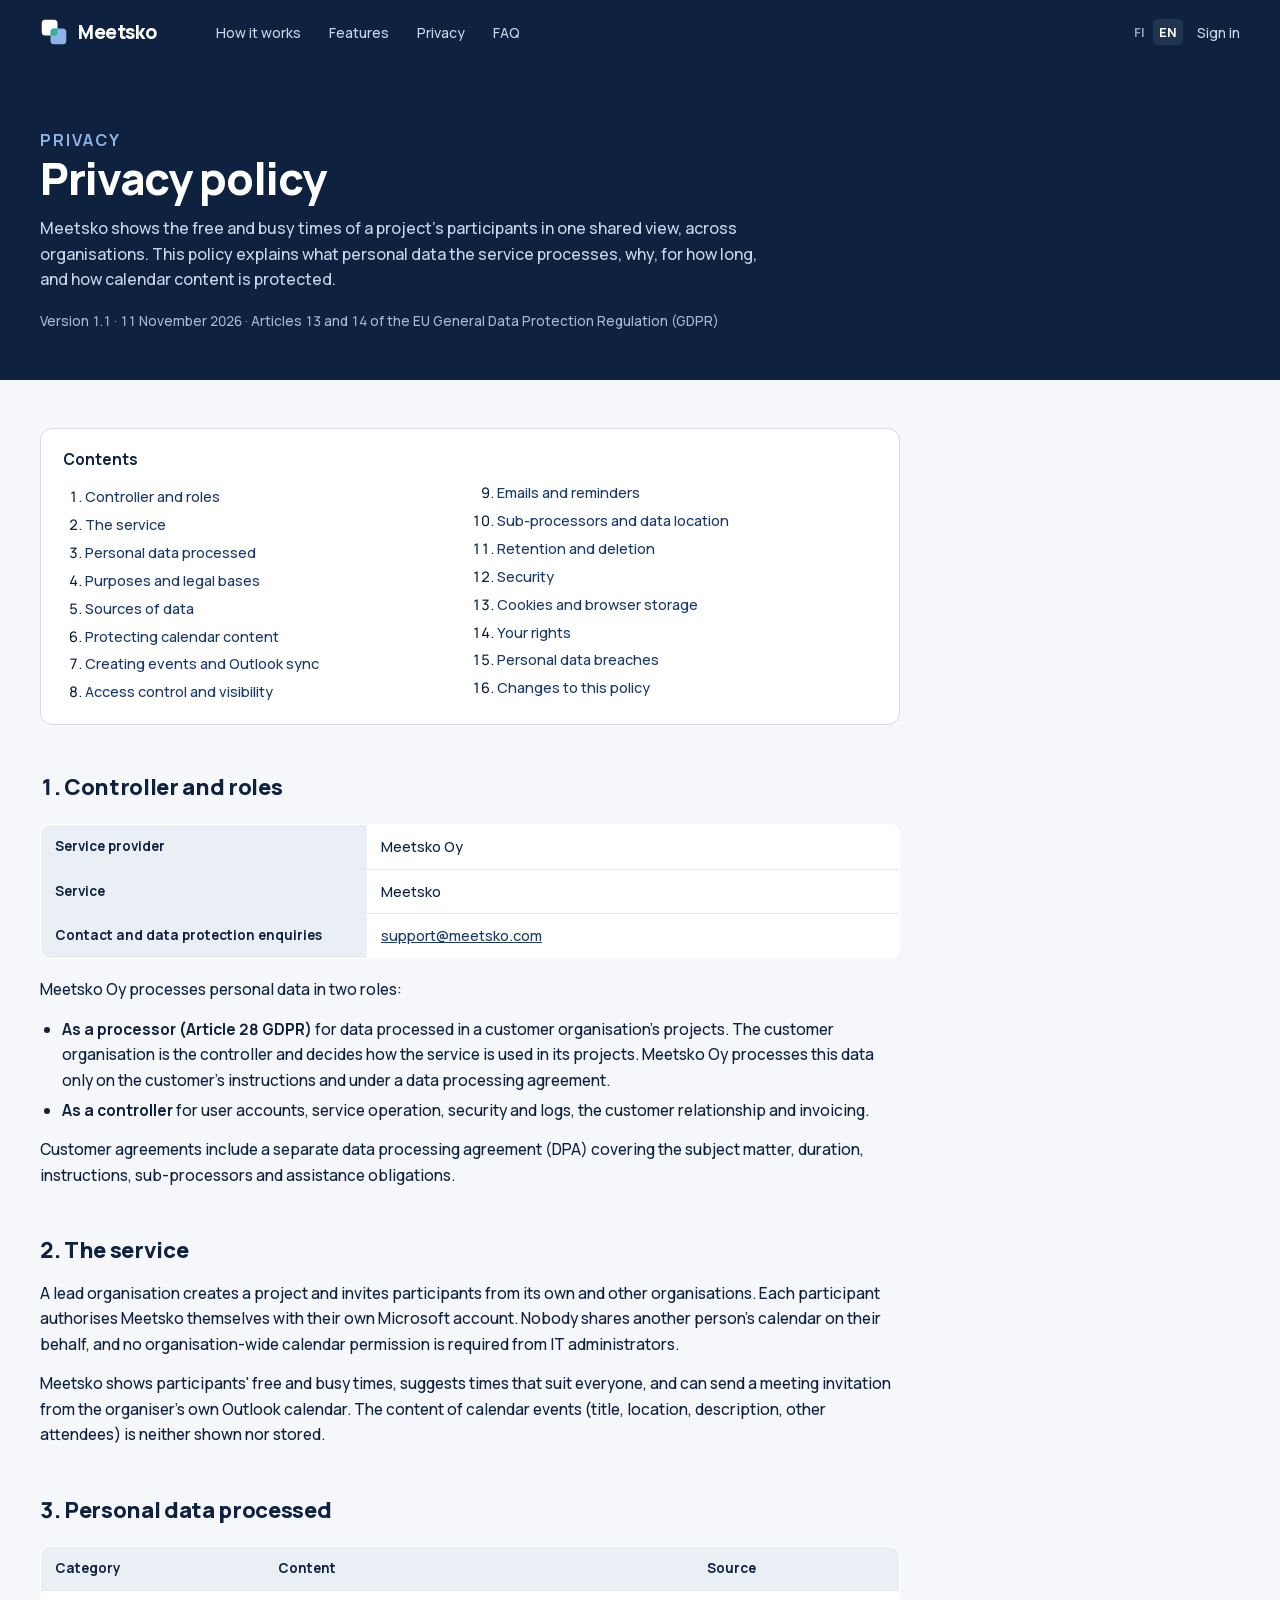
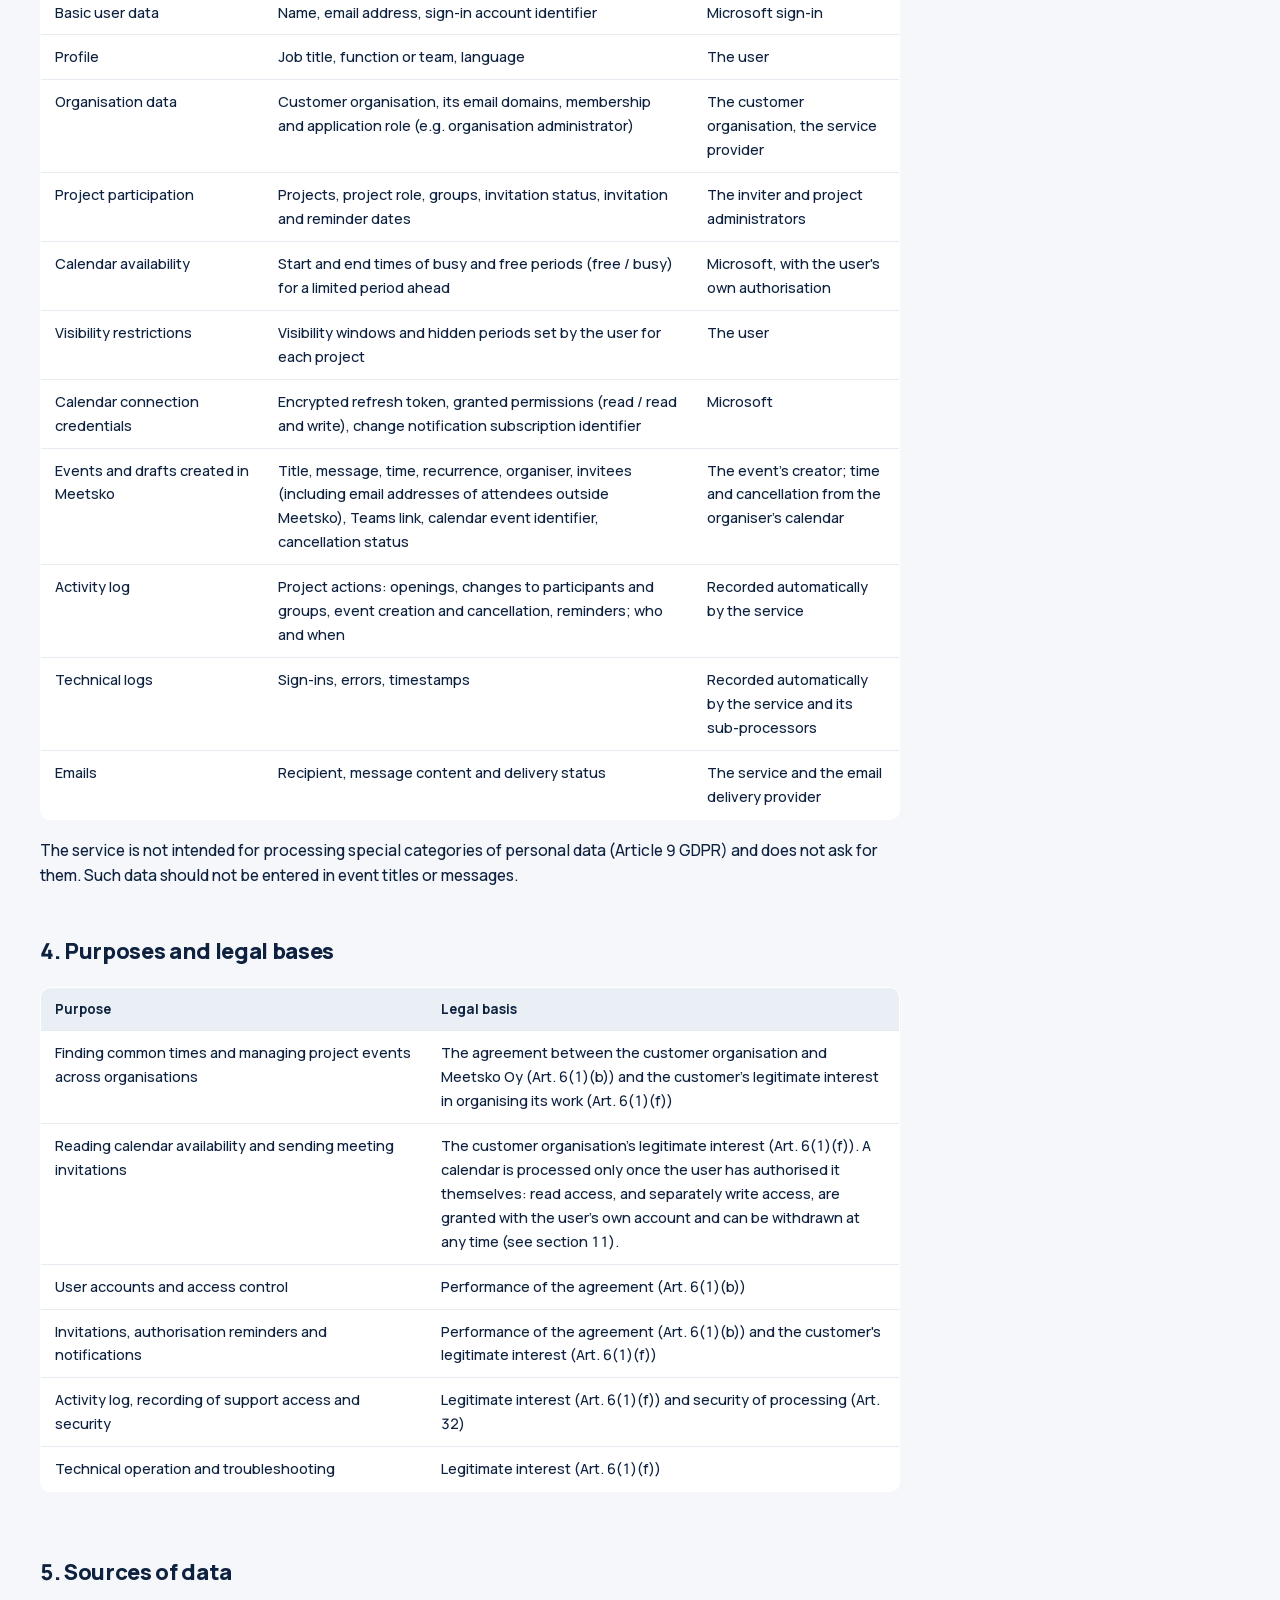
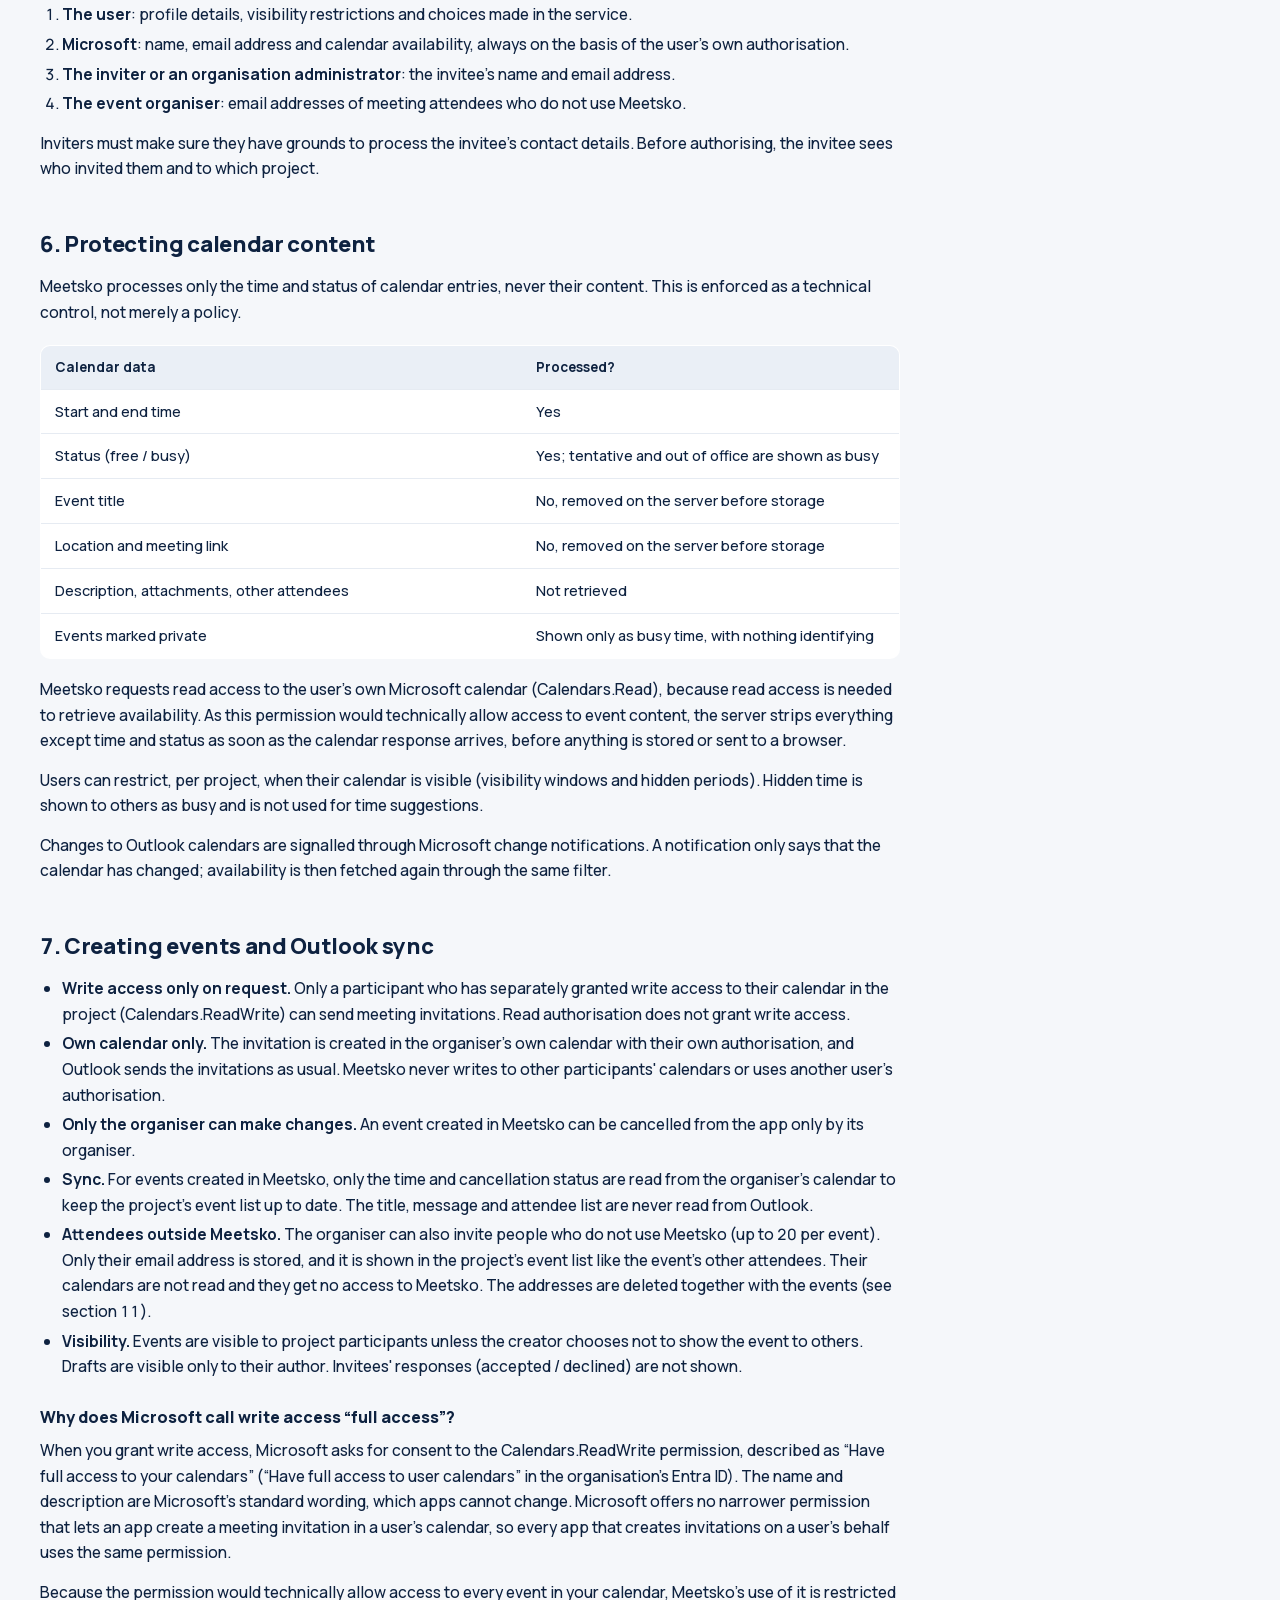
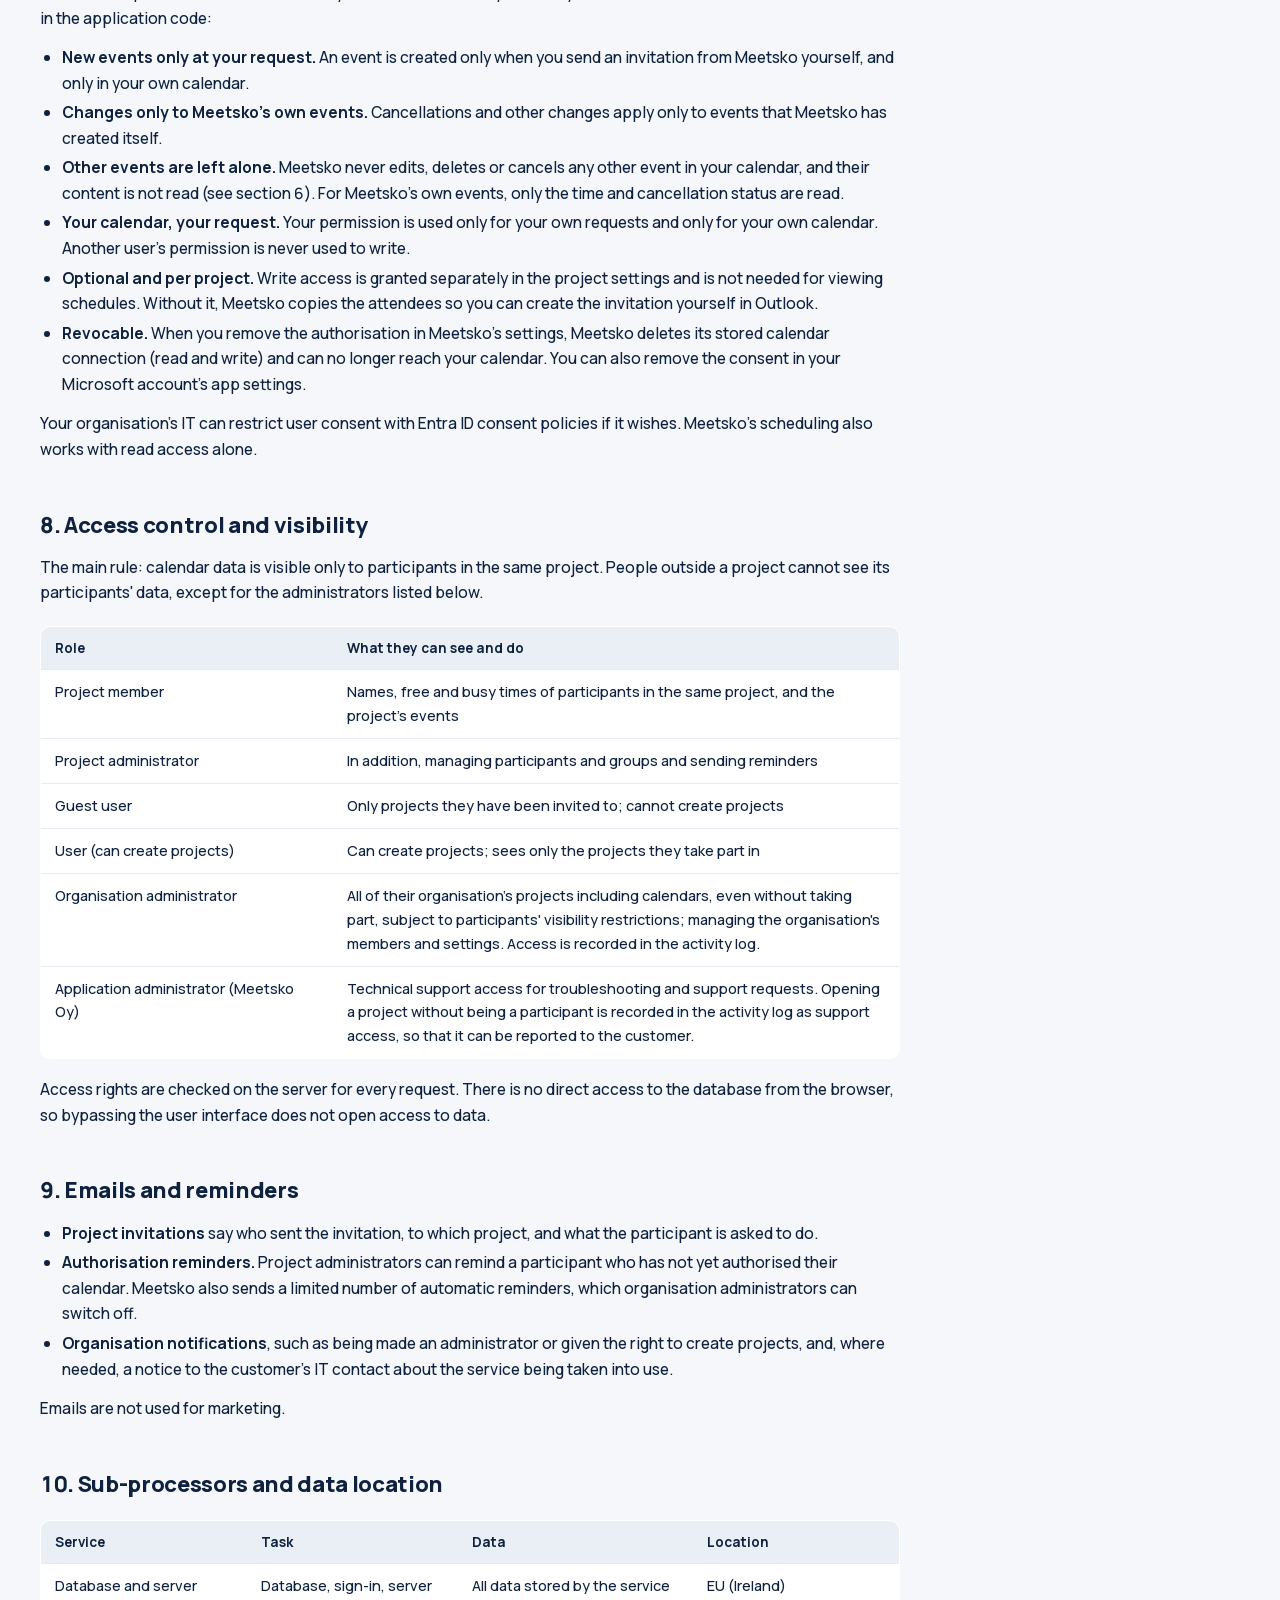
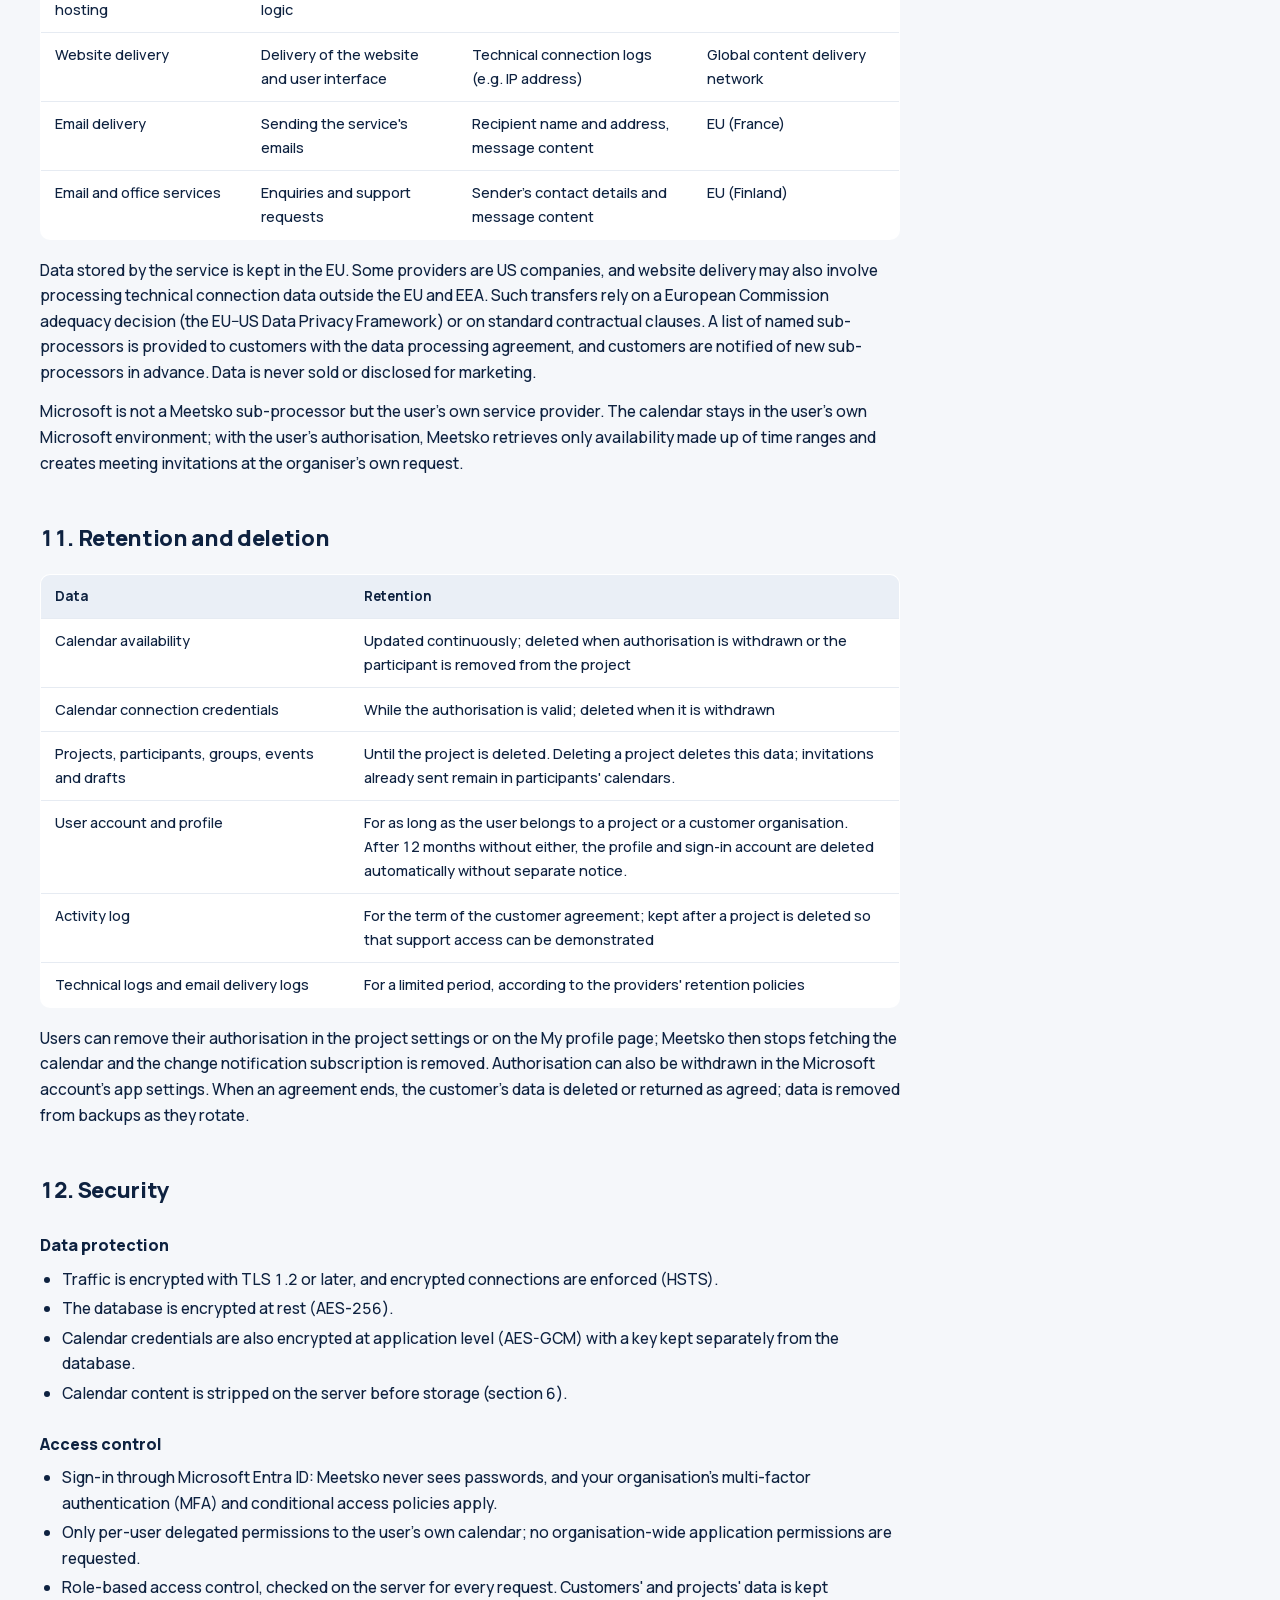
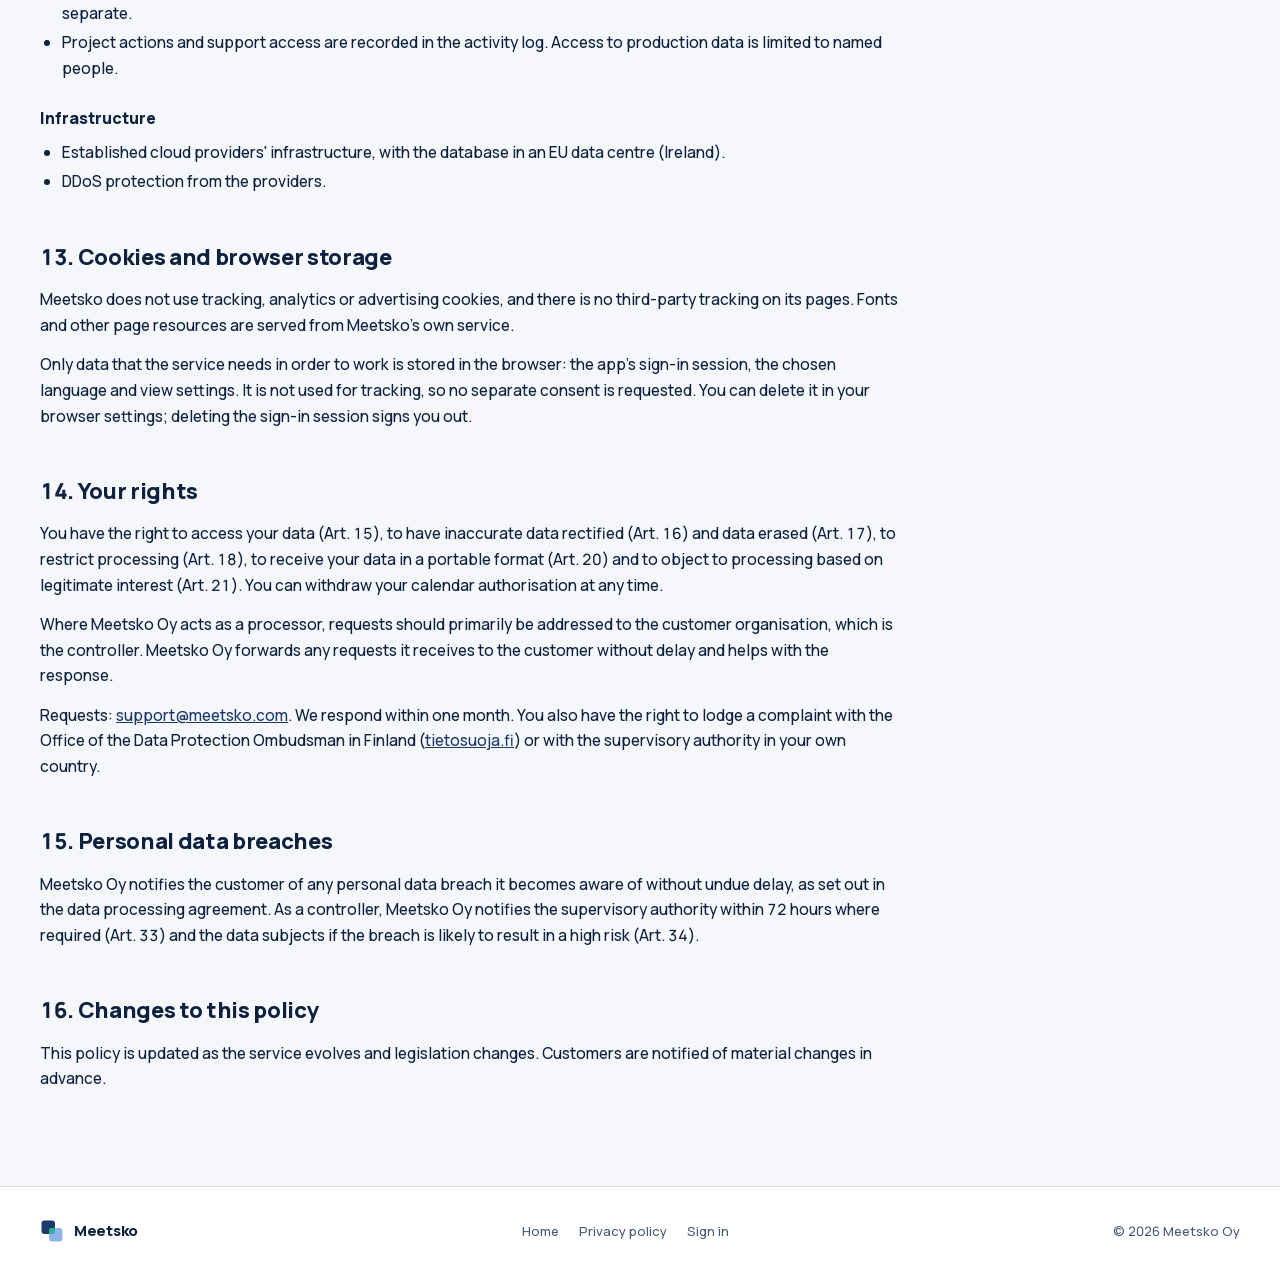
<file: en/privacy-policy.html>
<!DOCTYPE html>
<html lang="en-GB">
<head>
<meta charset="UTF-8" />
<meta name="viewport" content="width=device-width, initial-scale=1.0" />
<title>Privacy policy — Meetsko</title>
<meta name="description" content="Meetsko privacy policy: what personal data the service processes, why, for how long, and how calendar content is protected." />
<link rel="preload" href="/fonts/manrope-latin.woff2" as="font" type="font/woff2" crossorigin />
<link rel="canonical" href="https://meetsko.com/en/privacy-policy.html" />
<link rel="alternate" hreflang="fi" href="https://meetsko.com/tietosuojaseloste.html" />
<link rel="alternate" hreflang="en" href="https://meetsko.com/en/privacy-policy.html" />
<link rel="icon" type="image/svg+xml" href="data:image/svg+xml,%3Csvg xmlns='http://www.w3.org/2000/svg' viewBox='0 0 64 64'%3E%3Crect x='4' y='4' width='36' height='36' rx='8' fill='%231B3A6B'/%3E%3Crect x='24' y='24' width='36' height='36' rx='8' fill='%238FB3E8'/%3E%3Cpath d='M24 32A8 8 0 0 1 32 24H40V32A8 8 0 0 1 32 40H24Z' fill='%232BB39A'/%3E%3C/svg%3E" />
<link rel="stylesheet" href="/app.css" />
<link rel="stylesheet" href="/landing.css" />
</head>
<body>

<header class="app-nav">
  <div class="app-nav-inner">
    <a class="brand" href="/en/">
      <svg width="28" height="28" viewBox="0 0 64 64" aria-hidden="true"><rect x="4" y="4" width="36" height="36" rx="8" fill="#FFFFFF"/><rect x="24" y="24" width="36" height="36" rx="8" fill="#8FB3E8"/><path d="M24 32A8 8 0 0 1 32 24H40V32A8 8 0 0 1 32 40H24Z" fill="#2BB39A"/></svg>
      Meetsko
    </a>
    <nav class="landing-links">
      <a href="/en/#how">How it works</a>
      <a href="/en/#features">Features</a>
      <a href="/en/#privacy">Privacy</a>
      <a href="/en/#faq">FAQ</a>
    </nav>
    <div class="nav-cta">
      <nav class="lang-switch" aria-label="Language">
        <a href="/tietosuojaseloste.html" lang="fi" hreflang="fi" onclick="setLang('fi')">FI</a>
        <a href="/en/privacy-policy.html" class="on" lang="en" hreflang="en" aria-current="page" onclick="setLang('en')">EN</a>
      </nav>
      <a class="login-link" href="https://app.meetsko.com/login.html">Sign in</a>
    </div>
  </div>
</header>

<main>
  <div class="policy-head">
    <div class="wrap">
      <p class="eyebrow">Privacy</p>
      <h1>Privacy policy</h1>
      <p>Meetsko shows the free and busy times of a project's participants in one shared view, across organisations. This policy explains what personal data the service processes, why, for how long, and how calendar content is protected.</p>
      <p class="meta">Version 1.1 · 11 November 2026 · Articles 13 and 14 of the EU General Data Protection Regulation (GDPR)</p>
    </div>
  </div>

  <section class="policy">
    <div class="wrap">
      <article class="policy-body">

        <nav class="policy-toc" aria-label="Contents">
          <p>Contents</p>
          <ol>
            <li><a href="#controller">Controller and roles</a></li>
            <li><a href="#service">The service</a></li>
            <li><a href="#data">Personal data processed</a></li>
            <li><a href="#purposes">Purposes and legal bases</a></li>
            <li><a href="#sources">Sources of data</a></li>
            <li><a href="#calendar">Protecting calendar content</a></li>
            <li><a href="#events">Creating events and Outlook sync</a></li>
            <li><a href="#access">Access control and visibility</a></li>
            <li><a href="#emails">Emails and reminders</a></li>
            <li><a href="#processors">Sub-processors and data location</a></li>
            <li><a href="#retention">Retention and deletion</a></li>
            <li><a href="#security">Security</a></li>
            <li><a href="#cookies">Cookies and browser storage</a></li>
            <li><a href="#rights">Your rights</a></li>
            <li><a href="#breaches">Personal data breaches</a></li>
            <li><a href="#changes">Changes to this policy</a></li>
          </ol>
        </nav>

        <h2 id="controller">1. Controller and roles</h2>
        <div class="policy-scroll">
          <table class="policy-table">
            <tr><th style="width:38%">Service provider</th><td>Meetsko Oy</td></tr>
            <tr><th>Service</th><td>Meetsko</td></tr>
            <tr><th>Contact and data protection enquiries</th><td><a href="mailto:support@meetsko.com">support@meetsko.com</a></td></tr>
          </table>
        </div>
        <p>Meetsko Oy processes personal data in two roles:</p>
        <ul>
          <li><b>As a processor (Article 28 GDPR)</b> for data processed in a customer organisation's projects. The customer organisation is the controller and decides how the service is used in its projects. Meetsko Oy processes this data only on the customer's instructions and under a data processing agreement.</li>
          <li><b>As a controller</b> for user accounts, service operation, security and logs, the customer relationship and invoicing.</li>
        </ul>
        <p>Customer agreements include a separate data processing agreement (DPA) covering the subject matter, duration, instructions, sub-processors and assistance obligations.</p>

        <h2 id="service">2. The service</h2>
        <p>A lead organisation creates a project and invites participants from its own and other organisations. Each participant authorises Meetsko themselves with their own Microsoft account. Nobody shares another person's calendar on their behalf, and no organisation-wide calendar permission is required from IT administrators.</p>
        <p>Meetsko shows participants' free and busy times, suggests times that suit everyone, and can send a meeting invitation from the organiser's own Outlook calendar. The content of calendar events (title, location, description, other attendees) is neither shown nor stored.</p>

        <h2 id="data">3. Personal data processed</h2>
        <div class="policy-scroll">
          <table class="policy-table">
            <tr><th style="width:26%">Category</th><th>Content</th><th style="width:24%">Source</th></tr>
            <tr><td>Basic user data</td><td>Name, email address, sign-in account identifier</td><td>Microsoft sign-in</td></tr>
            <tr><td>Profile</td><td>Job title, function or team, language</td><td>The user</td></tr>
            <tr><td>Organisation data</td><td>Customer organisation, its email domains, membership and application role (e.g. organisation administrator)</td><td>The customer organisation, the service provider</td></tr>
            <tr><td>Project participation</td><td>Projects, project role, groups, invitation status, invitation and reminder dates</td><td>The inviter and project administrators</td></tr>
            <tr><td>Calendar availability</td><td>Start and end times of busy and free periods (free / busy) for a limited period ahead</td><td>Microsoft, with the user's own authorisation</td></tr>
            <tr><td>Visibility restrictions</td><td>Visibility windows and hidden periods set by the user for each project</td><td>The user</td></tr>
            <tr><td>Calendar connection credentials</td><td>Encrypted refresh token, granted permissions (read / read and write), change notification subscription identifier</td><td>Microsoft</td></tr>
            <tr><td>Events and drafts created in Meetsko</td><td>Title, message, time, recurrence, organiser, invitees (including email addresses of attendees outside Meetsko), Teams link, calendar event identifier, cancellation status</td><td>The event's creator; time and cancellation from the organiser's calendar</td></tr>
            <tr><td>Activity log</td><td>Project actions: openings, changes to participants and groups, event creation and cancellation, reminders; who and when</td><td>Recorded automatically by the service</td></tr>
            <tr><td>Technical logs</td><td>Sign-ins, errors, timestamps</td><td>Recorded automatically by the service and its sub-processors</td></tr>
            <tr><td>Emails</td><td>Recipient, message content and delivery status</td><td>The service and the email delivery provider</td></tr>
          </table>
        </div>
        <p>The service is not intended for processing special categories of personal data (Article 9 GDPR) and does not ask for them. Such data should not be entered in event titles or messages.</p>

        <h2 id="purposes">4. Purposes and legal bases</h2>
        <div class="policy-scroll">
          <table class="policy-table">
            <tr><th style="width:45%">Purpose</th><th>Legal basis</th></tr>
            <tr><td>Finding common times and managing project events across organisations</td><td>The agreement between the customer organisation and Meetsko Oy (Art. 6(1)(b)) and the customer's legitimate interest in organising its work (Art. 6(1)(f))</td></tr>
            <tr><td>Reading calendar availability and sending meeting invitations</td><td>The customer organisation's legitimate interest (Art. 6(1)(f)). A calendar is processed only once the user has authorised it themselves: read access, and separately write access, are granted with the user's own account and can be withdrawn at any time (see section 11).</td></tr>
            <tr><td>User accounts and access control</td><td>Performance of the agreement (Art. 6(1)(b))</td></tr>
            <tr><td>Invitations, authorisation reminders and notifications</td><td>Performance of the agreement (Art. 6(1)(b)) and the customer's legitimate interest (Art. 6(1)(f))</td></tr>
            <tr><td>Activity log, recording of support access and security</td><td>Legitimate interest (Art. 6(1)(f)) and security of processing (Art. 32)</td></tr>
            <tr><td>Technical operation and troubleshooting</td><td>Legitimate interest (Art. 6(1)(f))</td></tr>
          </table>
        </div>

        <h2 id="sources">5. Sources of data</h2>
        <ol>
          <li><b>The user</b>: profile details, visibility restrictions and choices made in the service.</li>
          <li><b>Microsoft</b>: name, email address and calendar availability, always on the basis of the user's own authorisation.</li>
          <li><b>The inviter or an organisation administrator</b>: the invitee's name and email address.</li>
          <li><b>The event organiser</b>: email addresses of meeting attendees who do not use Meetsko.</li>
        </ol>
        <p>Inviters must make sure they have grounds to process the invitee's contact details. Before authorising, the invitee sees who invited them and to which project.</p>

        <h2 id="calendar">6. Protecting calendar content</h2>
        <p>Meetsko processes only the time and status of calendar entries, never their content. This is enforced as a technical control, not merely a policy.</p>
        <div class="policy-scroll">
          <table class="policy-table">
            <tr><th>Calendar data</th><th style="width:44%">Processed?</th></tr>
            <tr><td>Start and end time</td><td>Yes</td></tr>
            <tr><td>Status (free / busy)</td><td>Yes; tentative and out of office are shown as busy</td></tr>
            <tr><td>Event title</td><td>No, removed on the server before storage</td></tr>
            <tr><td>Location and meeting link</td><td>No, removed on the server before storage</td></tr>
            <tr><td>Description, attachments, other attendees</td><td>Not retrieved</td></tr>
            <tr><td>Events marked private</td><td>Shown only as busy time, with nothing identifying</td></tr>
          </table>
        </div>
        <p>Meetsko requests read access to the user's own Microsoft calendar (Calendars.Read), because read access is needed to retrieve availability. As this permission would technically allow access to event content, the server strips everything except time and status as soon as the calendar response arrives, before anything is stored or sent to a browser.</p>
        <p>Users can restrict, per project, when their calendar is visible (visibility windows and hidden periods). Hidden time is shown to others as busy and is not used for time suggestions.</p>
        <p>Changes to Outlook calendars are signalled through Microsoft change notifications. A notification only says that the calendar has changed; availability is then fetched again through the same filter.</p>

        <h2 id="events">7. Creating events and Outlook sync</h2>
        <ul>
          <li><b>Write access only on request.</b> Only a participant who has separately granted write access to their calendar in the project (Calendars.ReadWrite) can send meeting invitations. Read authorisation does not grant write access.</li>
          <li><b>Own calendar only.</b> The invitation is created in the organiser's own calendar with their own authorisation, and Outlook sends the invitations as usual. Meetsko never writes to other participants' calendars or uses another user's authorisation.</li>
          <li><b>Only the organiser can make changes.</b> An event created in Meetsko can be cancelled from the app only by its organiser.</li>
          <li><b>Sync.</b> For events created in Meetsko, only the time and cancellation status are read from the organiser's calendar to keep the project's event list up to date. The title, message and attendee list are never read from Outlook.</li>
          <li><b>Attendees outside Meetsko.</b> The organiser can also invite people who do not use Meetsko (up to 20 per event). Only their email address is stored, and it is shown in the project's event list like the event's other attendees. Their calendars are not read and they get no access to Meetsko. The addresses are deleted together with the events (see section 11).</li>
          <li><b>Visibility.</b> Events are visible to project participants unless the creator chooses not to show the event to others. Drafts are visible only to their author. Invitees' responses (accepted / declined) are not shown.</li>
        </ul>

        <h3 id="write-access">Why does Microsoft call write access “full access”?</h3>
        <p>When you grant write access, Microsoft asks for consent to the Calendars.ReadWrite permission, described as “Have full access to your calendars” (“Have full access to user calendars” in the organisation's Entra ID). The name and description are Microsoft's standard wording, which apps cannot change. Microsoft offers no narrower permission that lets an app create a meeting invitation in a user's calendar, so every app that creates invitations on a user's behalf uses the same permission.</p>
        <p>Because the permission would technically allow access to every event in your calendar, Meetsko's use of it is restricted in the application code:</p>
        <ul>
          <li><b>New events only at your request.</b> An event is created only when you send an invitation from Meetsko yourself, and only in your own calendar.</li>
          <li><b>Changes only to Meetsko's own events.</b> Cancellations and other changes apply only to events that Meetsko has created itself.</li>
          <li><b>Other events are left alone.</b> Meetsko never edits, deletes or cancels any other event in your calendar, and their content is not read (see section 6). For Meetsko's own events, only the time and cancellation status are read.</li>
          <li><b>Your calendar, your request.</b> Your permission is used only for your own requests and only for your own calendar. Another user's permission is never used to write.</li>
          <li><b>Optional and per project.</b> Write access is granted separately in the project settings and is not needed for viewing schedules. Without it, Meetsko copies the attendees so you can create the invitation yourself in Outlook.</li>
          <li><b>Revocable.</b> When you remove the authorisation in Meetsko's settings, Meetsko deletes its stored calendar connection (read and write) and can no longer reach your calendar. You can also remove the consent in your Microsoft account's app settings.</li>
        </ul>
        <p>Your organisation's IT can restrict user consent with Entra ID consent policies if it wishes. Meetsko's scheduling also works with read access alone.</p>

        <h2 id="access">8. Access control and visibility</h2>
        <p>The main rule: calendar data is visible only to participants in the same project. People outside a project cannot see its participants' data, except for the administrators listed below.</p>
        <div class="policy-scroll">
          <table class="policy-table">
            <tr><th style="width:34%">Role</th><th>What they can see and do</th></tr>
            <tr><td>Project member</td><td>Names, free and busy times of participants in the same project, and the project's events</td></tr>
            <tr><td>Project administrator</td><td>In addition, managing participants and groups and sending reminders</td></tr>
            <tr><td>Guest user</td><td>Only projects they have been invited to; cannot create projects</td></tr>
            <tr><td>User (can create projects)</td><td>Can create projects; sees only the projects they take part in</td></tr>
            <tr><td>Organisation administrator</td><td>All of their organisation's projects including calendars, even without taking part, subject to participants' visibility restrictions; managing the organisation's members and settings. Access is recorded in the activity log.</td></tr>
            <tr><td>Application administrator (Meetsko Oy)</td><td>Technical support access for troubleshooting and support requests. Opening a project without being a participant is recorded in the activity log as support access, so that it can be reported to the customer.</td></tr>
          </table>
        </div>
        <p>Access rights are checked on the server for every request. There is no direct access to the database from the browser, so bypassing the user interface does not open access to data.</p>

        <h2 id="emails">9. Emails and reminders</h2>
        <ul>
          <li><b>Project invitations</b> say who sent the invitation, to which project, and what the participant is asked to do.</li>
          <li><b>Authorisation reminders.</b> Project administrators can remind a participant who has not yet authorised their calendar. Meetsko also sends a limited number of automatic reminders, which organisation administrators can switch off.</li>
          <li><b>Organisation notifications</b>, such as being made an administrator or given the right to create projects, and, where needed, a notice to the customer's IT contact about the service being taken into use.</li>
        </ul>
        <p>Emails are not used for marketing.</p>

        <h2 id="processors">10. Sub-processors and data location</h2>
        <div class="policy-scroll">
          <table class="policy-table">
            <tr><th style="width:24%">Service</th><th>Task</th><th>Data</th><th style="width:24%">Location</th></tr>
            <tr><td>Database and server hosting</td><td>Database, sign-in, server logic</td><td>All data stored by the service</td><td>EU (Ireland)</td></tr>
            <tr><td>Website delivery</td><td>Delivery of the website and user interface</td><td>Technical connection logs (e.g. IP address)</td><td>Global content delivery network</td></tr>
            <tr><td>Email delivery</td><td>Sending the service's emails</td><td>Recipient name and address, message content</td><td>EU (France)</td></tr>
            <tr><td>Email and office services</td><td>Enquiries and support requests</td><td>Sender's contact details and message content</td><td>EU (Finland)</td></tr>
          </table>
        </div>
        <p>Data stored by the service is kept in the EU. Some providers are US companies, and website delivery may also involve processing technical connection data outside the EU and EEA. Such transfers rely on a European Commission adequacy decision (the EU–US Data Privacy Framework) or on standard contractual clauses. A list of named sub-processors is provided to customers with the data processing agreement, and customers are notified of new sub-processors in advance. Data is never sold or disclosed for marketing.</p>
        <p>Microsoft is not a Meetsko sub-processor but the user's own service provider. The calendar stays in the user's own Microsoft environment; with the user's authorisation, Meetsko retrieves only availability made up of time ranges and creates meeting invitations at the organiser's own request.</p>

        <h2 id="retention">11. Retention and deletion</h2>
        <div class="policy-scroll">
          <table class="policy-table">
            <tr><th style="width:36%">Data</th><th>Retention</th></tr>
            <tr><td>Calendar availability</td><td>Updated continuously; deleted when authorisation is withdrawn or the participant is removed from the project</td></tr>
            <tr><td>Calendar connection credentials</td><td>While the authorisation is valid; deleted when it is withdrawn</td></tr>
            <tr><td>Projects, participants, groups, events and drafts</td><td>Until the project is deleted. Deleting a project deletes this data; invitations already sent remain in participants' calendars.</td></tr>
            <tr><td>User account and profile</td><td>For as long as the user belongs to a project or a customer organisation. After 12 months without either, the profile and sign-in account are deleted automatically without separate notice.</td></tr>
            <tr><td>Activity log</td><td>For the term of the customer agreement; kept after a project is deleted so that support access can be demonstrated</td></tr>
            <tr><td>Technical logs and email delivery logs</td><td>For a limited period, according to the providers' retention policies</td></tr>
          </table>
        </div>
        <p>Users can remove their authorisation in the project settings or on the My profile page; Meetsko then stops fetching the calendar and the change notification subscription is removed. Authorisation can also be withdrawn in the Microsoft account's app settings. When an agreement ends, the customer's data is deleted or returned as agreed; data is removed from backups as they rotate.</p>

        <h2 id="security">12. Security</h2>
        <h3>Data protection</h3>
        <ul>
          <li>Traffic is encrypted with TLS 1.2 or later, and encrypted connections are enforced (HSTS).</li>
          <li>The database is encrypted at rest (AES-256).</li>
          <li>Calendar credentials are also encrypted at application level (AES-GCM) with a key kept separately from the database.</li>
          <li>Calendar content is stripped on the server before storage (section 6).</li>
        </ul>
        <h3>Access control</h3>
        <ul>
          <li>Sign-in through Microsoft Entra ID: Meetsko never sees passwords, and your organisation's multi-factor authentication (MFA) and conditional access policies apply.</li>
          <li>Only per-user delegated permissions to the user's own calendar; no organisation-wide application permissions are requested.</li>
          <li>Role-based access control, checked on the server for every request. Customers' and projects' data is kept separate.</li>
          <li>Project actions and support access are recorded in the activity log. Access to production data is limited to named people.</li>
        </ul>
        <h3>Infrastructure</h3>
        <ul>
          <li>Established cloud providers' infrastructure, with the database in an EU data centre (Ireland).</li>
          <li>DDoS protection from the providers.</li>
        </ul>

        <h2 id="cookies">13. Cookies and browser storage</h2>
        <p>Meetsko does not use tracking, analytics or advertising cookies, and there is no third-party tracking on its pages. Fonts and other page resources are served from Meetsko's own service.</p>
        <p>Only data that the service needs in order to work is stored in the browser: the app's sign-in session, the chosen language and view settings. It is not used for tracking, so no separate consent is requested. You can delete it in your browser settings; deleting the sign-in session signs you out.</p>

        <h2 id="rights">14. Your rights</h2>
        <p>You have the right to access your data (Art. 15), to have inaccurate data rectified (Art. 16) and data erased (Art. 17), to restrict processing (Art. 18), to receive your data in a portable format (Art. 20) and to object to processing based on legitimate interest (Art. 21). You can withdraw your calendar authorisation at any time.</p>
        <p>Where Meetsko Oy acts as a processor, requests should primarily be addressed to the customer organisation, which is the controller. Meetsko Oy forwards any requests it receives to the customer without delay and helps with the response.</p>
        <p>Requests: <a href="mailto:support@meetsko.com">support@meetsko.com</a>. We respond within one month. You also have the right to lodge a complaint with the Office of the Data Protection Ombudsman in Finland (<a href="https://tietosuoja.fi/en" rel="noopener">tietosuoja.fi</a>) or with the supervisory authority in your own country.</p>

        <h2 id="breaches">15. Personal data breaches</h2>
        <p>Meetsko Oy notifies the customer of any personal data breach it becomes aware of without undue delay, as set out in the data processing agreement. As a controller, Meetsko Oy notifies the supervisory authority within 72 hours where required (Art. 33) and the data subjects if the breach is likely to result in a high risk (Art. 34).</p>

        <h2 id="changes">16. Changes to this policy</h2>
        <p>This policy is updated as the service evolves and legislation changes. Customers are notified of material changes in advance.</p>
      </article>
    </div>
  </section>
</main>

<footer>
  <div class="wrap">
    <span class="brand">
      <svg width="24" height="24" viewBox="0 0 64 64" aria-hidden="true"><rect x="4" y="4" width="36" height="36" rx="8" fill="#1B3A6B"/><rect x="24" y="24" width="36" height="36" rx="8" fill="#8FB3E8"/><path d="M24 32A8 8 0 0 1 32 24H40V32A8 8 0 0 1 32 40H24Z" fill="#2BB39A"/></svg>
      Meetsko
    </span>
    <nav>
      <a href="/en/">Home</a>
      <a href="/en/privacy-policy.html">Privacy policy</a>
      <a href="https://app.meetsko.com/login.html">Sign in</a>
    </nav>
    <span>© 2026 Meetsko Oy</span>
  </div>
</footer>

<script>
  // Remember the chosen language (nf_lang cookie, see _redirects).
  function setLang(lang) {
    document.cookie = 'nf_lang=' + lang + '; path=/; max-age=31536000; SameSite=Lax';
  }
</script>
</body>
</html>
</file>
<file: app.css>
/* Meetsko — yhteinen ulkoasu kaikille sivuille.
   Sivut lataavat tämän ennen omaa <style>-lohkoaan:
   <link rel="stylesheet" href="/app.css" />
   Fontti (Manrope: otsikot 800, leipäteksti 500) ladataan omalta palvelimelta /fonts/-kansiosta
   (ei Google Fontsia, jotta kävijän tiedot eivät välity Googlelle). Lisenssi: fonts/OFL.txt.
   Sivujen <head>:ssä on preload-rivi tiedostolle /fonts/manrope-latin.woff2. */

/* Muuttuva fontti: yksi tiedosto kattaa painot 500–800. */
@font-face {
  font-family: 'Manrope';
  font-style: normal;
  font-weight: 200 800;
  font-display: swap;
  src: url('/fonts/manrope-latin-ext.woff2') format('woff2');
  unicode-range: U+0100-02BA, U+02BD-02C5, U+02C7-02CC, U+02CE-02D7, U+02DD-02FF, U+0304, U+0308, U+0329, U+1D00-1DBF, U+1E00-1E9F, U+1EF2-1EFF, U+2020, U+20A0-20AB, U+20AD-20C4, U+2113, U+2C60-2C7F, U+A720-A7FF;
}
@font-face {
  font-family: 'Manrope';
  font-style: normal;
  font-weight: 200 800;
  font-display: swap;
  src: url('/fonts/manrope-latin.woff2') format('woff2');
  unicode-range: U+0000-00FF, U+0131, U+0152-0153, U+02BB-02BC, U+02C6, U+02DA, U+02DC, U+0304, U+0308, U+0329, U+2000-206F, U+20AC, U+2122, U+2191, U+2193, U+2212, U+2215, U+FEFF, U+FFFD;
}

:root {
  /* Meetsko-brändi: Navy #0E2240, Ink #1B3A6B, Sky #8FB3E8, Mint #2BB39A, Paper #F5F7FA */
  --navy: #0E2240;
  --ink: #1B3A6B;
  --sky: #8FB3E8;
  --mint: #2BB39A;
  --paper: #F5F7FA;
  --nav-bg: var(--navy);
  --page-bg: var(--paper);
  --surface: #FFFFFF;
  --surface-muted: #F7F9FC;
  --line: #D5DCE6;
  --line-soft: #E6EBF2;
  --text: var(--navy);
  --text-muted: #4A5A75;
  --text-faint: #7D8AA0;
  --primary: var(--ink);
  --primary-hover: #142F58;
  --primary-soft: #EAEFF6;
  --busy: #E8A39B;
  --busy-strong: #C9665B;
  --free-bg: #DDF4EF;
  --free-line: var(--mint);
  --free-text: #157461;
  --ok: #1E8F7B;
  --ok-soft: #DDF4EF;
  --warn: #C2611F;
  --danger: #C0453A;
  --danger-soft: #FBE4E1;
  /* Brändissä yksi fontti: luvut tasalevyisinä (tabular-nums) kellonaikoja varten. */
  --mono: 'Manrope', -apple-system, 'Segoe UI', sans-serif;
}

body { font-family: 'Manrope', -apple-system, 'Segoe UI', sans-serif; font-weight: 500; font-variant-numeric: tabular-nums; background: var(--page-bg); color: var(--text); margin: 0; }
h1 { font-size: 28px; font-weight: 800; letter-spacing: -0.02em; margin: 0; }
h2, h3 { font-weight: 800; }
a.back { font-size: 13px; color: var(--text-muted); text-decoration: none; }
a.back:hover { color: var(--text); }

button { font-family: inherit; background: var(--primary); color: #fff; border: 1px solid var(--primary); padding: 9px 16px; border-radius: 8px; font-size: 14px; font-weight: 500; cursor: pointer; margin-right: 8px; }
button:hover { background: var(--primary-hover); border-color: var(--primary-hover); }
button:disabled { opacity: 0.4; cursor: default; }
button.secondary { background: var(--surface); color: var(--text); border: 1px solid #D0D5DD; }
button.secondary:hover { background: var(--surface-muted); }
button.danger { background: #fff; color: var(--danger); border: 1px solid var(--danger); }
button.danger:hover { background: var(--danger-soft); }

/* Napin näköinen linkki */
a.btn { display: inline-flex; align-items: center; gap: 6px; background: var(--primary); color: #fff; border: 1px solid var(--primary); padding: 12px 16px; border-radius: 8px; font-size: 14px; font-weight: 600; text-decoration: none; white-space: nowrap; }
a.btn:hover { background: var(--primary-hover); border-color: var(--primary-hover); }
a.btn.secondary { background: var(--surface); color: var(--text); border-color: #D0D5DD; }
a.btn.secondary:hover { background: var(--surface-muted); }

/* ---------- Yläpalkki (nav.js) ---------- */
.app-nav { background: var(--nav-bg); color: #fff; }
.app-nav-inner { max-width: 1360px; margin: 0 auto; padding: 0 40px; height: 64px; display: flex; align-items: center; gap: 40px; }
.brand { display: flex; align-items: center; gap: 10px; color: #fff; text-decoration: none; font-weight: 800; font-size: 19px; letter-spacing: -0.02em; }
.nav-links { display: flex; align-items: stretch; height: 100%; gap: 8px; }
.nav-links a { display: flex; align-items: center; padding: 0 14px; color: #C9D6EA; text-decoration: none; font-size: 14px; font-weight: 500; border-bottom: 3px solid transparent; border-top: 3px solid transparent; }
.nav-links a:hover { color: #fff; }
.nav-links a.active { color: #fff; font-weight: 700; border-bottom-color: var(--sky); }
.nav-user { margin-left: auto; display: flex; align-items: center; gap: 16px; position: relative; }
.nav-user-btn { background: none; border: none; color: #fff; display: flex; align-items: center; gap: 10px; padding: 0; margin: 0; font-size: 14px; font-weight: 500; }
.nav-user-btn:hover { background: none; border: none; }
.nav-avatar { width: 32px; height: 32px; border-radius: 50%; background: var(--ink); display: flex; align-items: center; justify-content: center; font-size: 12px; font-weight: 600; }
.nav-logout { background: none; border: none; color: #C9D6EA; text-decoration: underline; padding: 0; margin: 0; font-size: 13px; font-weight: 400; }
.nav-logout:hover { background: none; border: none; color: #fff; }

.profile-panel { display: none; position: absolute; top: 48px; right: 0; width: 260px; background: var(--surface); color: var(--text); border: 1px solid var(--line); border-radius: 10px; padding: 16px; box-shadow: 0 8px 24px rgba(15,27,45,0.14); z-index: 20; text-align: left; }
.profile-panel.open { display: block; }
.profile-panel .pp-name { font-weight: 600; font-size: 14px; }
.profile-panel .pp-sub { color: var(--text-muted); font-size: 12.5px; margin-top: 2px; }
.profile-panel .pp-team { font-size: 11.5px; color: var(--text-faint); }
.profile-panel .pp-role { display: inline-block; margin-top: 8px; padding: 3px 10px; border-radius: 999px; font-size: 11px; font-weight: 600; background: var(--primary-soft); color: var(--primary); }
.profile-panel .pp-link { display: inline-block; margin-top: 14px; color: var(--primary); font-size: 13px; text-decoration: underline; }
.lang-picker { margin-top: 14px; padding-top: 12px; border-top: 1px solid var(--line-soft); font-size: 12.5px; color: var(--text-muted); }
.lang-btn { background: none; border: 1px solid var(--line); color: var(--primary); padding: 4px 10px; font-size: 12px; margin: 6px 4px 0 0; border-radius: 999px; cursor: pointer; }
.lang-btn:hover { background: var(--surface-muted); border-color: var(--line); }
.lang-btn.active { background: var(--primary); color: #fff; border-color: var(--primary); }

/* ---------- Sivupohja ---------- */
.page { max-width: 1360px; margin: 0 auto; padding: 28px 40px 60px; }
.page-head { display: flex; justify-content: space-between; align-items: flex-end; gap: 24px; margin: 12px 0 24px; flex-wrap: wrap; }
.page-sub { margin: 8px 0 0; font-size: 14px; color: var(--text-muted); }
.head-actions { display: flex; align-items: center; gap: 10px; flex-wrap: wrap; }
.head-actions button { margin: 0; padding: 12px 16px; font-weight: 600; white-space: nowrap; }
.role-badge { font-size: 12px; font-weight: 600; color: var(--primary); background: var(--primary-soft); padding: 3px 10px; border-radius: 999px; }

.section-title { display: flex; align-items: baseline; gap: 8px; font-size: 15px; font-weight: 600; margin: 32px 0 12px; }
.section-title:first-child { margin-top: 0; }
.section-title .count { color: var(--text-faint); font-weight: 400; font-size: 14px; }

.panel { background: var(--surface); border: 1px solid var(--line); border-radius: 12px; }

/* ---------- Lomakkeet ja sisältöosiot ----------
   Kenttätyylit koskevat vain .form-scope-elementin sisältöä, jotta ne eivät
   sotke sivujen omia modaaleja. */
.page.narrow { max-width: 920px; }
.card-section { background: var(--surface); border: 1px solid var(--line); border-radius: 12px; padding: 24px; margin-bottom: 16px; }
.card-section > h2 { font-size: 15px; font-weight: 600; margin: 0 0 14px; }
.form-scope label { display: block; font-size: 13px; font-weight: 500; color: var(--text-muted); margin: 0 0 6px; }
.form-scope input[type=text], .form-scope input[type=email], .form-scope input[type=password], .form-scope input[type=date], .form-scope input[type=time],
.form-scope input[type=datetime-local], .form-scope input[type=number], .form-scope select, .form-scope textarea {
  font-family: inherit; padding: 9px 11px; border: 1px solid #D0D5DD; border-radius: 8px; font-size: 14px; background: #fff; color: var(--text); box-sizing: border-box; }
.form-scope input:focus, .form-scope select:focus, .form-scope textarea:focus { outline: none; border-color: var(--primary); box-shadow: 0 0 0 3px rgba(31,59,99,0.12); }
.form-scope input:disabled, .form-scope select:disabled { background: var(--surface-muted); color: var(--text-muted); }
.form-scope .check-row { display: flex; align-items: center; gap: 8px; font-size: 14px; color: var(--text); }
.form-scope .check-row label { margin: 0; color: var(--text); font-weight: 400; font-size: 14px; }
.note { font-size: 12.5px; color: var(--text-faint); margin: 6px 0 0; }
.error-text { color: var(--danger); font-size: 13px; margin-top: 10px; }
.error-text:empty { display: none; }
button.small { padding: 7px 14px; font-size: 13px; margin: 0; }
button.icon-remove { background: none; border: none; color: var(--danger); padding: 0 6px; margin: 0; font-size: 15px; line-height: 1; }
button.icon-remove:hover { background: none; border: none; color: #9C2C22; }
.btn-row { display: flex; gap: 10px; justify-content: flex-end; align-items: center; margin-top: 20px; flex-wrap: wrap; }
.btn-row button { margin: 0; }
.status-pill { display: inline-block; font-size: 11.5px; font-weight: 600; padding: 3px 10px; border-radius: 999px; white-space: nowrap; }
.status-pill.ok { color: var(--ok); background: var(--ok-soft); }
.status-pill.warn { color: var(--danger); background: var(--danger-soft); }
.status-pill.pending { color: #91600C; background: #FBF0D9; }
.banner { padding: 12px 14px; border-radius: 10px; font-size: 13.5px; margin-bottom: 16px; }
.banner.ok { background: var(--ok-soft); color: #165C5C; }
.banner.error { background: var(--danger-soft); color: #9C2C22; }

/* ---------- Ilmoitukset ja "Ei pääsyä" (nav.js: AppNav.toast, AppNav.showNoAccess) ---------- */
.app-toast-host { position: fixed; top: 72px; left: 50%; transform: translateX(-50%); z-index: 1100; display: flex; flex-direction: column; gap: 8px; align-items: center; pointer-events: none; padding: 0 16px; width: max-content; max-width: 100%; box-sizing: border-box; }
.app-toast { pointer-events: auto; padding: 10px 18px; border-radius: 10px; font-size: 14px; font-weight: 600; box-shadow: 0 8px 24px rgba(14,34,64,0.18); transition: opacity 0.3s, transform 0.3s; max-width: 560px; }
.app-toast.ok { background: var(--ok-soft); color: #165C5C; border: 1px solid #9ED9CC; }
.app-toast.error { background: var(--danger-soft); color: #9C2C22; border: 1px solid #E8B4AE; }
.app-toast.hide { opacity: 0; transform: translateY(-6px); }
body.access-pending main { visibility: hidden; }
.no-access { max-width: 480px; margin: 80px auto; text-align: center; padding: 0 16px; }
.no-access h1 { font-size: 24px; margin: 0 0 10px; }
.no-access p { color: var(--text-muted); font-size: 15px; line-height: 1.5; margin: 0 0 22px; }

/* ---------- Istunto vanhentunut (nav.js: AppNav.showSessionExpired) ---------- */
body.session-expired > *:not(.session-expired-backdrop) { filter: blur(4px); pointer-events: none; user-select: none; }
.session-expired-backdrop { position: fixed; inset: 0; background: rgba(14,34,64,0.35); display: flex; align-items: center; justify-content: center; z-index: 1000; padding: 16px; }
.session-expired-box { background: var(--surface); border-radius: 12px; padding: 28px; max-width: 400px; width: 100%; box-shadow: 0 16px 48px rgba(14,34,64,0.25); text-align: center; }
.session-expired-box h2 { font-size: 18px; margin: 0 0 8px; }
.session-expired-box p { font-size: 14px; color: var(--text-muted); margin: 0 0 20px; }

@media (max-width: 900px) {
  .app-nav-inner, .page { padding-left: 16px; padding-right: 16px; }
  .app-nav-inner { gap: 16px; }
  .nav-links a { padding: 0 8px; }
  .nav-user-name { display: none; }
  h1 { font-size: 22px; }
  .head-actions button, a.btn { padding: 10px 12px; }
}
@media (max-width: 600px) {
  .nav-links { display: none; }
  .brand { font-size: 15px; }
}

/* Ajanvalitsin (päivämäärä + kellonaika samassa näkymässä): tapahtuman luonti (projekti.html)
   ja näkyvyysrajaukset (dt-picker.js: projektin asetukset, kutsusivu). */
.dt-field { display: flex; align-items: center; justify-content: space-between; gap: 10px; width: 100%; background: var(--surface); color: var(--text); border: 1px solid #D0D5DD; border-radius: 8px; padding: 9px 11px; margin: 0; font: inherit; font-size: 14px; font-weight: 500; text-align: left; cursor: pointer; box-sizing: border-box; }
.dt-field:hover { background: var(--surface-muted); border-color: #D0D5DD; }
.dt-field.empty { color: var(--text-faint); }
.dt-field svg { width: 16px; height: 16px; color: var(--text-faint); flex: none; }
.dtp-pop { position: fixed; z-index: 60; background: var(--surface); border: 1px solid var(--line); border-radius: 12px; box-shadow: 0 12px 36px rgba(14,34,64,0.18); padding: 14px; display: flex; flex-direction: column; gap: 12px; font-size: 13.5px; }
.dtp-ends { display: flex; gap: 8px; }
.dtp-end-btn { flex: 1; background: var(--surface-muted); color: var(--text); border: 1px solid var(--line); border-radius: 8px; padding: 7px 10px; margin: 0; font: inherit; font-size: 12.5px; text-align: left; cursor: pointer; }
.dtp-end-btn:hover { background: var(--surface-muted); border-color: var(--primary); }
.dtp-end-btn.active { border-color: var(--primary); background: var(--primary-soft); }
.dtp-end-btn b { display: block; font-size: 11px; color: var(--text-muted); font-weight: 700; text-transform: uppercase; letter-spacing: 0.04em; }
.dtp-body { display: flex; gap: 14px; }
.dtp-cal { width: 252px; }
.dtp-cal-head { display: flex; align-items: center; justify-content: space-between; margin-bottom: 6px; font-weight: 700; }
.dtp-cal-head button { background: none; border: 1px solid var(--line); color: var(--text); width: 28px; height: 28px; padding: 0; margin: 0; border-radius: 6px; }
.dtp-cal-head button:hover { background: var(--surface-muted); border-color: var(--line); }
.dtp-grid { display: grid; grid-template-columns: repeat(7, 36px); gap: 0; }
.dtp-wd { font-size: 11px; color: var(--text-faint); text-align: center; padding: 4px 0; font-weight: 600; }
.dtp-day { height: 32px; background: none; border: none; margin: 0; padding: 0; color: var(--text); font: inherit; font-size: 13px; border-radius: 6px; cursor: pointer; }
.dtp-day:hover { background: var(--surface-muted); border: none; }
.dtp-day.other { color: var(--text-faint); }
.dtp-day.today { font-weight: 800; }
.dtp-day.in-range { background: var(--primary-soft); border-radius: 0; }
.dtp-day.sel, .dtp-day.sel:hover { background: var(--primary); color: #fff; border-radius: 6px; }
.dtp-times { width: 92px; display: flex; flex-direction: column; gap: 6px; }
.dtp-times input { width: 100%; box-sizing: border-box; padding: 6px 8px; border: 1px solid #D0D5DD; border-radius: 6px; font: inherit; font-size: 13px; }
.dtp-time-list { position: relative; height: 230px; overflow-y: auto; border: 1px solid var(--line-soft); border-radius: 8px; }
.dtp-time { display: block; width: 100%; background: none; border: none; margin: 0; padding: 6px 10px; text-align: left; font: inherit; font-size: 13px; color: var(--text); border-radius: 0; cursor: pointer; }
.dtp-time:hover { background: var(--surface-muted); border: none; }
.dtp-time.sel, .dtp-time.sel:hover { background: var(--primary); color: #fff; }
.dtp-foot { display: flex; justify-content: space-between; align-items: center; gap: 8px; }
.dtp-foot button { margin: 0; padding: 6px 12px; font-size: 13px; }
.dtp-error { color: var(--danger); font-size: 12px; }
.dt-field.compact { width: auto; min-width: 0; padding: 5px 9px; font-size: 13px; gap: 6px; }
.dt-field.compact svg { width: 14px; height: 14px; }
</file>
<file: landing.css>
/* Myyntisivu (index.html ja en/index.html) — app.css:n rakenne ja Meetsko-brändi
   (Manrope: otsikot 800, leipäteksti 500). Brändiarvot ovat nyt myös app.css:ssä;
   tämän tiedoston muuttujat ovat samat. */
:root {
  --navy: #0E2240; --ink: #1B3A6B; --sky: #8FB3E8; --mint: #2BB39A; --paper: #F5F7FA;
  --nav-bg: var(--navy); --page-bg: var(--paper);
  --text: var(--navy); --text-muted: #4A5A75; --text-faint: #7D8AA0;
  --line: #D5DCE6; --line-soft: #E6EBF2;
  --primary: var(--ink); --primary-hover: #142F58; --primary-soft: #EAEFF6;
  --free-bg: #DDF4EF; --free-line: var(--mint); --free-text: #157461;
  --ok: #1E8F7B; --ok-soft: #DDF4EF;
  --mono: 'Manrope', -apple-system, 'Segoe UI', sans-serif;
}
body { background: var(--surface); font-family: 'Manrope', -apple-system, 'Segoe UI', sans-serif; font-weight: 500; font-variant-numeric: tabular-nums; }
h1, h2, h3 { font-weight: 800; }
.brand { font-weight: 800; font-size: 19px; letter-spacing: -0.02em; }
.wrap { max-width: 1200px; margin: 0 auto; padding: 0 40px; }
.eyebrow { font-size: 13px; font-weight: 700; letter-spacing: 0.12em; text-transform: uppercase; color: var(--text-muted); margin: 0 0 14px; }
h2.sec-h { font-size: 36px; font-weight: 800; letter-spacing: -0.03em; line-height: 1.15; margin: 0 0 16px; max-width: 760px; }
.sec-lead { font-size: 17px; line-height: 1.6; color: var(--text-muted); margin: 0; max-width: 680px; }
section { padding: 96px 0; }
section[id] { scroll-margin-top: 64px; }

/* Yläpalkki */
.app-nav { position: sticky; top: 0; z-index: 40; }
.landing-links { display: flex; gap: 4px; margin-left: 8px; }
.landing-links a { color: #C9D6EA; text-decoration: none; font-size: 14px; font-weight: 500; padding: 8px 12px; border-radius: 6px; white-space: nowrap; }
.landing-links a:hover { color: #fff; background: rgba(255,255,255,0.06); }
.nav-cta { margin-left: auto; display: flex; align-items: center; gap: 14px; }
.nav-cta .login-link { color: #C9D6EA; font-size: 14px; text-decoration: none; }
.nav-cta .login-link:hover { color: #fff; }
.lang-switch { display: flex; gap: 2px; font-size: 13px; font-weight: 700; }
.lang-switch a { color: #8FA0BA; text-decoration: none; padding: 4px 6px; border-radius: 5px; }
.lang-switch a:hover { color: #fff; }
.lang-switch a.on { color: #fff; background: rgba(255,255,255,0.08); }
.nav-cta a.btn { background: #fff; color: var(--nav-bg); border-color: #fff; padding: 9px 14px; }
.nav-cta a.btn:hover { background: #EAEFF6; border-color: #EAEFF6; }

/* Hero */
.hero { background: linear-gradient(var(--nav-bg) 0 calc(100% - 220px), var(--page-bg) calc(100% - 220px)); color: #fff; padding: 80px 0 0; position: relative; overflow: hidden; }
.hero::before { content: ""; position: absolute; inset: 0; background-image: linear-gradient(rgba(255,255,255,0.04) 1px, transparent 1px), linear-gradient(90deg, rgba(255,255,255,0.04) 1px, transparent 1px); background-size: 48px 48px; mask-image: linear-gradient(to bottom, #000 20%, transparent 70%); -webkit-mask-image: linear-gradient(to bottom, #000 20%, transparent 70%); pointer-events: none; }
.hero .wrap { position: relative; }
.hero .eyebrow { color: var(--sky); }
.hero h1 { font-size: 58px; font-weight: 800; line-height: 1.04; letter-spacing: -0.035em; max-width: 860px; }
.hero h1 em { font-style: normal; color: var(--sky); }
.hero-lead { font-size: 19px; line-height: 1.6; color: #C9D6EA; max-width: 640px; margin: 22px 0 32px; }
.hero-ctas { display: flex; gap: 12px; flex-wrap: wrap; align-items: center; }
.hero-ctas a.btn { padding: 14px 20px; font-size: 15px; }
.hero-ctas a.btn.light { background: #fff; color: var(--nav-bg); border-color: #fff; }
.hero-ctas a.btn.light:hover { background: #EAEFF6; }
.hero-ctas a.btn.ghost { background: transparent; color: #fff; border-color: rgba(255,255,255,0.28); }
.hero-ctas a.btn.ghost:hover { background: rgba(255,255,255,0.06); }
.hero-facts { display: flex; gap: 28px; flex-wrap: wrap; margin: 28px 0 0; padding: 0; list-style: none; font-size: 13.5px; color: #A9B8CF; }
.hero-facts li { display: flex; align-items: center; gap: 8px; }
.hero-facts svg { width: 16px; height: 16px; color: var(--mint); flex: none; }
.hero-stage { position: relative; margin-top: 56px; }

/* Tuotekuva: staattinen jäljitelmä projekti.html:n kalenterikortista */
.mock { position: relative; z-index: 1; background: var(--surface); color: var(--text); border-radius: 14px; border: 1px solid var(--line); box-shadow: 0 30px 80px rgba(4,14,30,0.35), 0 4px 14px rgba(4,14,30,0.12); overflow: hidden; }
.mock-bar { display: flex; align-items: center; justify-content: space-between; gap: 12px; padding: 14px 22px; border-bottom: 1px solid var(--line); flex-wrap: wrap; }
.mock-title { display: flex; align-items: center; gap: 12px; font-weight: 600; font-size: 15px; }
.mock-title .role-badge { font-size: 11px; }
.mock-meta { font-family: var(--mono); font-size: 12px; color: var(--text-muted); }
.mock-seg { display: inline-flex; background: #EAEFF6; border-radius: 8px; padding: 3px; font-size: 12.5px; }
.mock-seg span { padding: 5px 10px; border-radius: 6px; color: var(--text-muted); }
.mock-seg span.on { background: #fff; color: var(--text); font-weight: 600; box-shadow: 0 1px 2px rgba(14,34,64,0.12); }
.mock-scroll { overflow-x: auto; }
.mock-grid { display: grid; grid-template-columns: 236px 1fr; min-width: 760px; padding-right: 22px; }
.m-name { height: 52px; display: flex; align-items: center; gap: 11px; padding-left: 22px; border-top: 1px solid var(--line-soft); }
.m-line { height: 52px; position: relative; border-top: 1px solid var(--line-soft); }
.m-line .lane { position: absolute; left: 0; right: 0; top: 13px; bottom: 13px; }
.m-ruler-name { height: 44px; display: flex; align-items: center; padding-left: 22px; font-size: 13px; font-weight: 600; border-bottom: 1px solid var(--line); }
.m-ruler { height: 44px; position: relative; border-bottom: 1px solid var(--line); }
.m-ruler span { position: absolute; bottom: 8px; font-family: var(--mono); font-size: 11.5px; color: var(--text-muted); transform: translateX(-2px); }
.m-whole { background: var(--surface-muted); height: 60px; border-top: none; border-bottom: 1px solid var(--line); }
.m-line.m-whole .lane { top: 13px; bottom: 13px; }
.m-grp { height: 40px; display: flex; align-items: center; gap: 8px; padding-left: 22px; font-size: 12.5px; font-weight: 600; border-top: 1px solid var(--line-soft); }
.m-grp .count { color: var(--text-faint); font-weight: 400; }
.m-grp-line { height: 40px; border-top: 1px solid var(--line-soft); }
.m-hours { position: absolute; inset: 0; pointer-events: none; background-image: linear-gradient(90deg, var(--line-soft) 1px, transparent 1px); background-size: 10% 100%; }
.m-avatar { width: 30px; height: 30px; border-radius: 50%; flex: 0 0 30px; display: flex; align-items: center; justify-content: center; color: #fff; font-size: 11.5px; font-weight: 600; box-sizing: border-box; }
.m-avatar.group { border-radius: 8px; background: var(--primary-soft); color: var(--primary); }
.m-avatar.group svg { width: 15px; height: 15px; }
.m-avatar.pending { background: #fff; border: 2px dashed var(--warn); color: var(--warn); }
.m-who { display: flex; flex-direction: column; min-width: 0; }
.m-who b { font-size: 13.5px; font-weight: 500; white-space: nowrap; overflow: hidden; text-overflow: ellipsis; }
.m-whole + .m-whole b, .m-name.m-whole b { font-weight: 600; }
.m-who small { font-size: 11.5px; color: var(--text-muted); }
.m-who small.grp { color: var(--primary); }
.m-who small.warn { color: var(--warn); }
.b { position: absolute; top: 0; bottom: 0; border-radius: 3px; background: var(--busy); }
.b.strong { background: var(--busy-strong); }
.f { position: absolute; top: 0; bottom: 0; border-radius: 3px; background: var(--free-bg); border: 1px solid var(--free-line); box-sizing: border-box; display: flex; align-items: center; justify-content: center; font-family: var(--mono); font-size: 11.5px; font-weight: 500; color: var(--free-text); white-space: nowrap; overflow: hidden; }
.na { position: absolute; left: 0; right: 0; top: 0; bottom: 0; border-radius: 4px; display: flex; align-items: center; padding-left: 12px; font-size: 12px; color: var(--text-muted); background: repeating-linear-gradient(135deg, #F1F3F6 0 8px, #E6E9EE 8px 16px); }
.now { position: absolute; top: 0; bottom: 0; width: 2px; background: var(--primary); z-index: 3; }
.now i { position: absolute; top: 4px; left: 50%; transform: translateX(-50%); background: var(--primary); color: #fff; font-style: normal; font-family: var(--mono); font-size: 10.5px; padding: 1px 5px; border-radius: 3px; }
.pick { position: absolute; top: 44px; bottom: 0; border: 2px solid var(--primary); border-radius: 6px; background: rgba(27,58,107,0.06); z-index: 4; animation: pulse 2.6s ease-in-out infinite; }
@keyframes pulse { 0%,100% { box-shadow: 0 0 0 0 rgba(27,58,107,0.22); } 50% { box-shadow: 0 0 0 6px rgba(27,58,107,0); } }
.pick-card { position: absolute; z-index: 5; top: 58px; width: 250px; background: var(--surface); border: 1px solid var(--line); border-radius: 10px; box-shadow: 0 12px 30px rgba(14,34,64,0.16); padding: 14px; font-size: 12.5px; }
.pick-card .pc-k { font-family: var(--mono); font-size: 10.5px; letter-spacing: 0.06em; text-transform: uppercase; color: var(--text-faint); }
.pick-card .pc-t { font-size: 14px; font-weight: 600; margin: 4px 0 2px; }
.pick-card .pc-s { color: var(--text-muted); }
.pick-card .pc-btn { margin-top: 12px; display: flex; align-items: center; justify-content: center; gap: 6px; background: var(--primary); color: #fff; border-radius: 7px; padding: 8px; font-weight: 600; }
.pick-card .pc-btn svg { width: 14px; height: 14px; }
@media (prefers-reduced-motion: reduce) { .pick { animation: none; } }

/* Ongelma */
.problem { background: var(--page-bg); padding-top: 72px; }
.compare { display: grid; grid-template-columns: 1fr 1fr; gap: 20px; margin-top: 44px; }
.cmp { background: var(--surface); border: 1px solid var(--line); border-radius: 14px; padding: 28px; }
.cmp h3 { margin: 0 0 18px; font-size: 16px; display: flex; align-items: center; gap: 10px; }
.cmp.before h3 .dot { background: var(--busy-strong); }
.cmp.after h3 .dot { background: var(--free-line); }
.cmp h3 .dot { width: 10px; height: 10px; border-radius: 50%; }
.cmp ol { margin: 0; padding: 0; list-style: none; counter-reset: s; }
.cmp li { counter-increment: s; display: grid; grid-template-columns: 30px 1fr; gap: 10px; padding: 11px 0; border-top: 1px solid var(--line-soft); font-size: 14.5px; line-height: 1.5; color: var(--text); }
.cmp li:first-child { border-top: none; padding-top: 0; }
.cmp li::before { content: counter(s, decimal-leading-zero); font-family: var(--mono); font-size: 12px; color: var(--text-faint); padding-top: 2px; }
.cmp.before li { color: var(--text-muted); }
.cmp-foot { margin-top: 18px; padding-top: 16px; border-top: 1px solid var(--line); font-family: var(--mono); font-size: 12.5px; color: var(--text-muted); }
.cmp.after .cmp-foot { color: var(--ok); }

/* Hyödyt */
.benefit-grid { display: grid; grid-template-columns: repeat(3, 1fr); gap: 40px; margin-top: 48px; }
.benefit { border-top: 2px solid var(--mint); padding-top: 24px; }
.benefit .ic { width: 44px; height: 44px; border-radius: 12px; background: var(--free-bg); color: var(--free-text); display: flex; align-items: center; justify-content: center; margin-bottom: 18px; }
.benefit .ic svg { width: 22px; height: 22px; }
.benefit h3 { font-size: 18px; margin: 0 0 10px; letter-spacing: -0.01em; }
.benefit p { font-size: 15px; line-height: 1.65; color: var(--text-muted); margin: 0; }
.benefits + section { border-top: 1px solid var(--line); }
@media (max-width: 1000px) { .benefit-grid { grid-template-columns: 1fr; gap: 28px; } }

/* Miten toimii */
.steps { display: grid; grid-template-columns: repeat(3, 1fr); gap: 0; align-items: start; margin-top: 52px; border-top: 1px solid var(--line); }
/* Vaiheet jakavat rivit (subgrid), joten leipätekstit alkavat samalta korkeudelta. */
.step { padding: 32px 32px 0 0; display: grid; grid-row: span 4; grid-template-rows: subgrid; align-content: start; }
.step + .step { padding-left: 32px; border-left: 1px solid var(--line); }
.step-n { font-size: 13px; color: var(--mint); font-weight: 800; letter-spacing: 0.04em; }
.step h3 { font-size: 19px; margin: 12px 0 10px; letter-spacing: -0.01em; }
.step p { font-size: 15px; line-height: 1.6; color: var(--text-muted); margin: 0; }
.step .chip-row { display: flex; gap: 6px; flex-wrap: wrap; margin-top: 16px; }
.chip { font-size: 11.5px; font-weight: 600; padding: 3px 10px; border-radius: 999px; background: var(--primary-soft); color: var(--primary); }
.chip.ok { background: var(--ok-soft); color: var(--ok); }

/* Ominaisuudet */
.features { background: var(--page-bg); }
.feat-grid { display: grid; grid-template-columns: repeat(3, 1fr); gap: 16px; margin-top: 48px; }
.feat { background: var(--surface); border: 1px solid var(--line); border-radius: 14px; padding: 26px; }
.feat .ic { width: 40px; height: 40px; border-radius: 10px; background: var(--primary-soft); color: var(--primary); display: flex; align-items: center; justify-content: center; margin-bottom: 18px; }
.feat .ic svg { width: 20px; height: 20px; }
.feat h3 { font-size: 16px; margin: 0 0 8px; }
.feat p { font-size: 14.5px; line-height: 1.6; color: var(--text-muted); margin: 0; }
.feat p.tech { margin-top: 12px; padding-top: 12px; border-top: 1px solid var(--line-soft); font-size: 12.5px; color: var(--text-faint); }

/* Tietosuoja */
.privacy { background: var(--nav-bg); color: #fff; }
.privacy .eyebrow { color: var(--sky); }
.privacy .sec-lead { color: #C9D6EA; }
.privacy-grid { display: grid; grid-template-columns: 1.05fr 1fr; gap: 56px; align-items: start; }
.data-table { background: #132A4D; border: 1px solid #22395E; border-radius: 14px; overflow: hidden; }
.dt-head { display: grid; grid-template-columns: 1fr 120px; padding: 14px 22px; font-family: var(--mono); font-size: 11.5px; letter-spacing: 0.06em; text-transform: uppercase; color: #8FA0BA; border-bottom: 1px solid #22395E; }
.dt-row { display: grid; grid-template-columns: 1fr 120px; padding: 14px 22px; align-items: center; font-size: 14.5px; border-top: 1px solid #1B3155; }
.dt-row:first-of-type { border-top: none; }
.dt-row .sub { display: block; font-size: 12.5px; color: #8FA0BA; margin-top: 2px; }
.tag { justify-self: start; font-size: 11.5px; font-weight: 600; padding: 3px 10px; border-radius: 999px; }
.tag.yes { background: rgba(43,179,154,0.18); color: #7FDCC8; }
.tag.no { background: rgba(232,163,155,0.14); color: #F0B7B0; }
.priv-points { list-style: none; padding: 0; margin: 32px 0 0; display: grid; gap: 18px; }
.priv-points li { display: grid; grid-template-columns: 22px 1fr; gap: 12px; font-size: 15px; line-height: 1.55; color: #D9E2EE; }
.priv-points svg { width: 18px; height: 18px; color: var(--mint); margin-top: 3px; }
.priv-points b { color: #fff; font-weight: 600; }
.priv-link { display: inline-block; margin-top: 32px; color: #fff; font-size: 15px; font-weight: 700; text-decoration: none; border-bottom: 1px solid var(--sky); padding-bottom: 2px; }
.priv-link:hover { color: var(--sky); }

/* Käyttötapaukset */
.uses { display: grid; grid-template-columns: repeat(4, 1fr); gap: 16px; margin-top: 48px; }
.use { border-top: 2px solid var(--primary); padding-top: 18px; }
.use h3 { font-size: 15.5px; margin: 0 0 8px; }
.use p { font-size: 14px; line-height: 1.6; color: var(--text-muted); margin: 0; }
.use .meta { font-family: var(--mono); font-size: 11.5px; color: var(--text-faint); margin-top: 12px; }

/* UKK */
.faq { background: var(--page-bg); }
.faq-grid { display: grid; grid-template-columns: 340px 1fr; gap: 56px; }
.faq details { background: var(--surface); border: 1px solid var(--line); border-radius: 12px; margin-bottom: 10px; }
.faq summary { list-style: none; cursor: pointer; padding: 18px 22px; font-size: 15.5px; font-weight: 600; display: flex; justify-content: space-between; align-items: center; gap: 16px; }
.faq summary::-webkit-details-marker { display: none; }
.faq summary::after { content: "+"; font-family: var(--mono); font-size: 18px; color: var(--text-muted); font-weight: 400; }
.faq details[open] summary::after { content: "–"; }
.faq details p { margin: 0; padding: 0 22px 20px; font-size: 14.5px; line-height: 1.65; color: var(--text-muted); }

/* Ota yhteyttä */
.contact { border-top: 1px solid var(--line); }
.contact-grid { display: grid; grid-template-columns: 1.3fr 1fr; gap: 56px; align-items: center; }
.contact-card { background: var(--page-bg); border: 1px solid var(--line); border-radius: 14px; padding: 32px; }
.contact-card h3 { font-size: 19px; margin: 0 0 8px; letter-spacing: -0.01em; }
.contact-card p { margin: 0 0 22px; font-size: 15px; line-height: 1.6; color: var(--text-muted); }
.contact-mail { display: inline-flex; align-items: center; gap: 10px; font-size: 18px; font-weight: 800; color: var(--primary); text-decoration: none; word-break: break-all; }
.contact-mail svg { width: 22px; height: 22px; flex: none; color: var(--mint); }
.contact-mail:hover { text-decoration: underline; }
.contact-co { margin-top: 18px; padding-top: 16px; border-top: 1px solid var(--line); font-size: 13px; color: var(--text-faint); }
/* Viisi ankkurilinkkiä ei mahdu kapeampaan yläpalkkiin. */
@media (max-width: 1140px) { .landing-links { display: none; } }
@media (max-width: 1000px) { .contact-grid { grid-template-columns: 1fr; gap: 32px; } }

/* CTA ja alatunniste */
.cta { padding: 88px 0; }
.cta-box { background: var(--primary); color: #fff; border-radius: 18px; padding: 56px; display: grid; grid-template-columns: 1fr auto; gap: 32px; align-items: center; position: relative; overflow: hidden; }
.cta-box::after { content: ""; position: absolute; right: -60px; top: -60px; width: 320px; height: 320px; border-radius: 50%; border: 1px solid rgba(255,255,255,0.12); box-shadow: 0 0 0 60px rgba(255,255,255,0.03), 0 0 0 120px rgba(255,255,255,0.02); pointer-events: none; }
.cta-box h2 { font-size: 32px; margin: 0 0 10px; letter-spacing: -0.015em; }
.cta-box p { margin: 0; color: #C9D6E8; font-size: 16px; line-height: 1.6; max-width: 560px; }
.cta-box .hero-ctas { position: relative; z-index: 1; }
footer { border-top: 1px solid var(--line); padding: 32px 0 40px; font-size: 13px; color: var(--text-muted); }
footer .wrap { display: flex; justify-content: space-between; gap: 20px; flex-wrap: wrap; align-items: center; }
footer .brand { color: var(--text); font-size: 15px; }
footer nav { display: flex; gap: 20px; flex-wrap: wrap; }
footer a { color: var(--text-muted); text-decoration: none; }
footer a:hover { color: var(--text); }

/* Tietosuojaseloste (tietosuojaseloste.html ja en/privacy-policy.html) */
.policy-head { background: var(--nav-bg); color: #fff; padding: 64px 0 48px; }
.policy-head .eyebrow { color: var(--sky); }
.policy-head h1 { font-size: 44px; font-weight: 800; letter-spacing: -0.03em; line-height: 1.1; margin: 0 0 14px; }
.policy-head p { color: #C9D6EA; font-size: 16px; line-height: 1.6; margin: 0; max-width: 720px; }
.policy-head .meta { margin-top: 18px; font-size: 13.5px; color: #A9B8CF; }
.policy { padding: 48px 0 80px; background: var(--page-bg); }
.policy-body { max-width: 860px; font-size: 15.5px; line-height: 1.65; color: var(--text); }
.policy-body h2 { font-size: 22px; letter-spacing: -0.015em; margin: 44px 0 12px; scroll-margin-top: 80px; }
.policy-body h3 { font-size: 16px; margin: 24px 0 8px; scroll-margin-top: 80px; }
.policy-body p { margin: 0 0 14px; }
.policy-body ul, .policy-body ol { margin: 0 0 14px; padding-left: 22px; }
.policy-body li { margin: 4px 0; }
.policy-body a { color: var(--ink); }
.policy-toc { background: var(--surface); border: 1px solid var(--line); border-radius: 12px; padding: 18px 22px; margin-bottom: 8px; }
.policy-toc p { font-weight: 700; margin: 0 0 8px; }
.policy-toc ol { columns: 2; column-gap: 32px; margin: 0; font-size: 14.5px; }
.policy-toc a { text-decoration: none; }
.policy-toc a:hover { text-decoration: underline; }
.policy-table { width: 100%; border-collapse: collapse; margin: 6px 0 18px; font-size: 14.5px; background: var(--surface); border: 1px solid var(--line); border-radius: 10px; overflow: hidden; }
.policy-table th, .policy-table td { text-align: left; vertical-align: top; padding: 10px 14px; border-bottom: 1px solid var(--line-soft); }
.policy-table th { background: var(--primary-soft); font-weight: 700; font-size: 13.5px; }
.policy-table tr:last-child td { border-bottom: none; }
.policy-scroll { overflow-x: auto; }
.policy-note { background: var(--free-bg); border-left: 3px solid var(--mint); padding: 12px 16px; border-radius: 0 8px 8px 0; margin: 0 0 16px; }

@media (max-width: 1000px) {
  .feat-grid { grid-template-columns: 1fr 1fr; }
  .uses { grid-template-columns: 1fr 1fr; row-gap: 32px; }
  .privacy-grid, .faq-grid { grid-template-columns: 1fr; gap: 36px; }
  .landing-links { display: none; }
}
@media (max-width: 760px) {
  .wrap { padding: 0 16px; }
  section { padding: 64px 0; }
  .hero { padding-top: 48px; }
  .hero h1 { font-size: 36px; }
  .hero-lead { font-size: 16.5px; }
  h2.sec-h { font-size: 26px; }
  .sec-lead { font-size: 15.5px; }
  .compare, .steps, .feat-grid, .uses { grid-template-columns: 1fr; }
  .step, .step + .step { padding: 24px 0; border-left: none; }
  .step + .step { border-top: 1px solid var(--line); }
  .hero-stage { margin-top: 40px; }
  .pick-card { display: none; }
  .mock-grid { grid-template-columns: 150px 1fr; min-width: 620px; }
  .m-name, .m-grp, .m-ruler-name { padding-left: 14px; }
  .m-who small { display: none; }
  .cta-box { grid-template-columns: 1fr; padding: 32px 24px; }
  .cta-box h2 { font-size: 24px; }
  .nav-cta .login-link { display: none; }
  .dt-head, .dt-row { grid-template-columns: 1fr 96px; padding-left: 16px; padding-right: 16px; }
  .policy-head { padding: 40px 0 32px; }
  .policy-head h1 { font-size: 30px; }
  .policy-toc ol { columns: 1; }
  .policy-table { min-width: 520px; }
}
</file>
